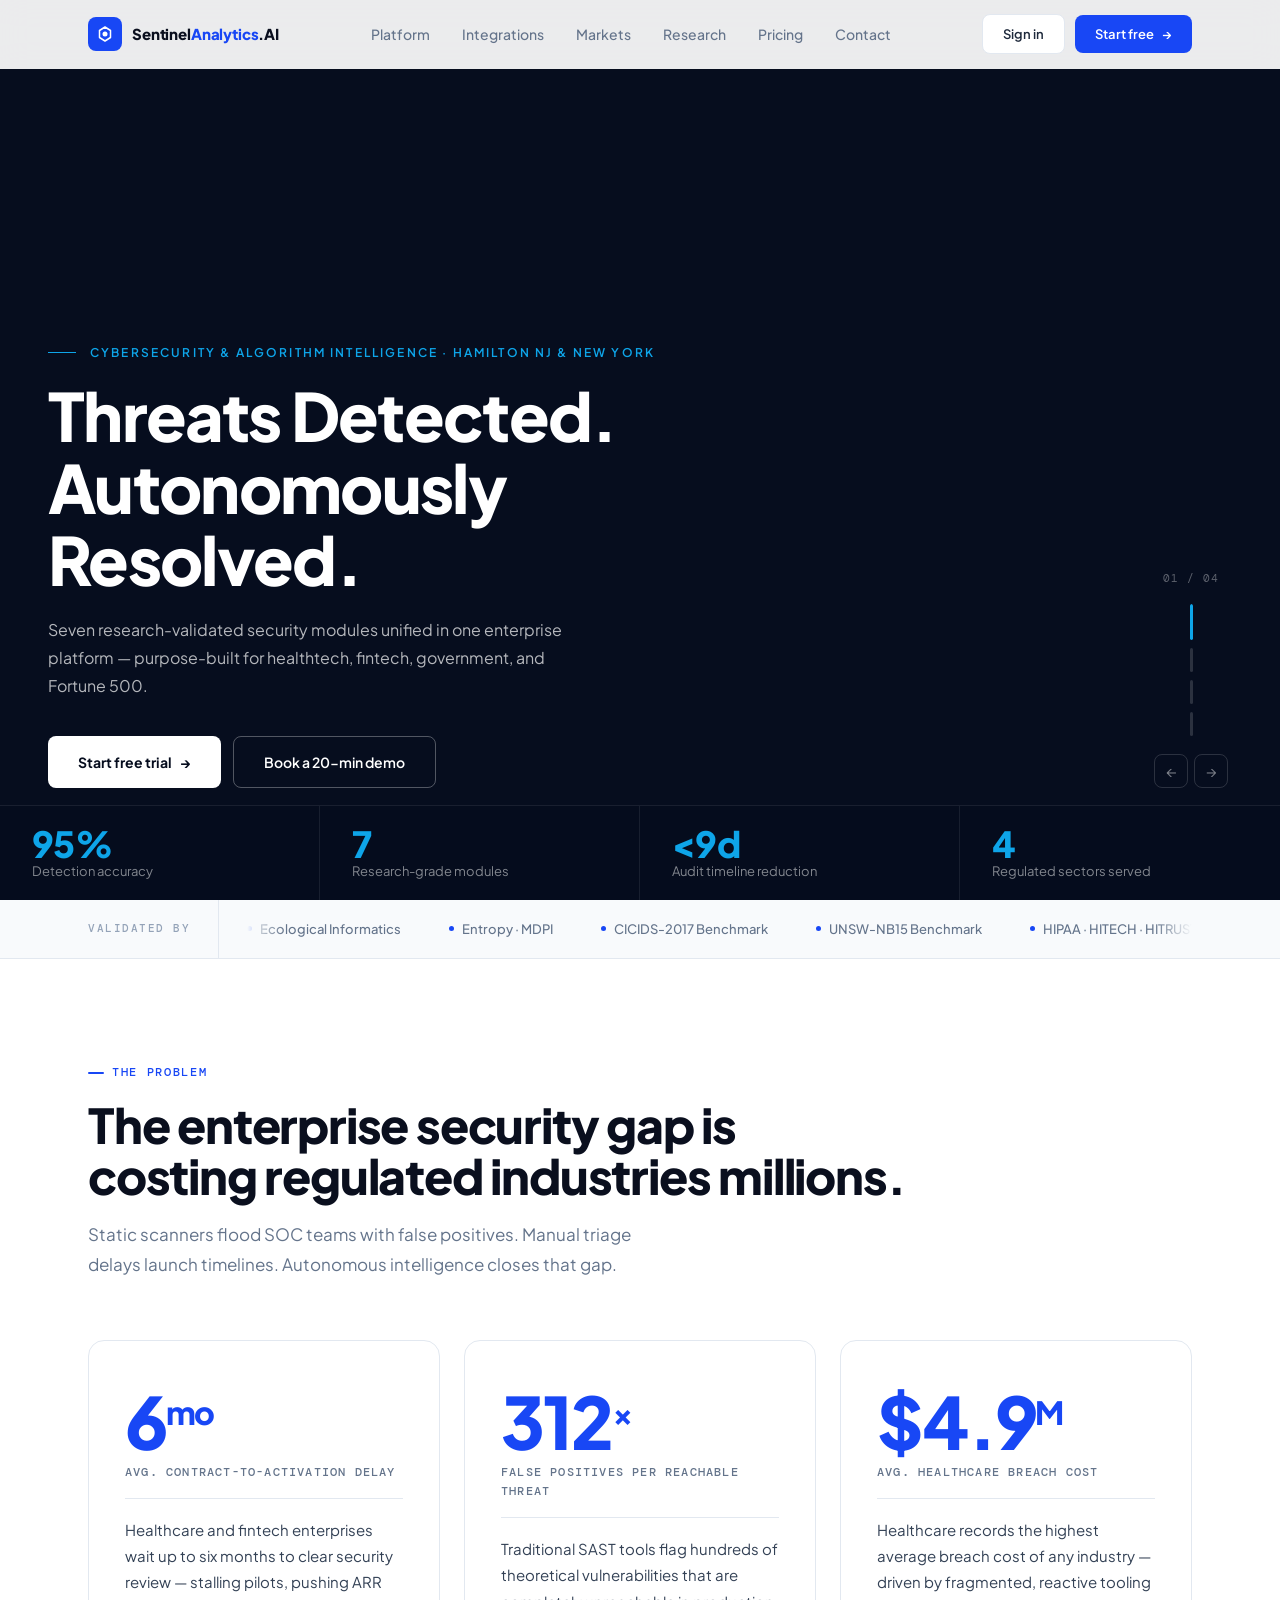
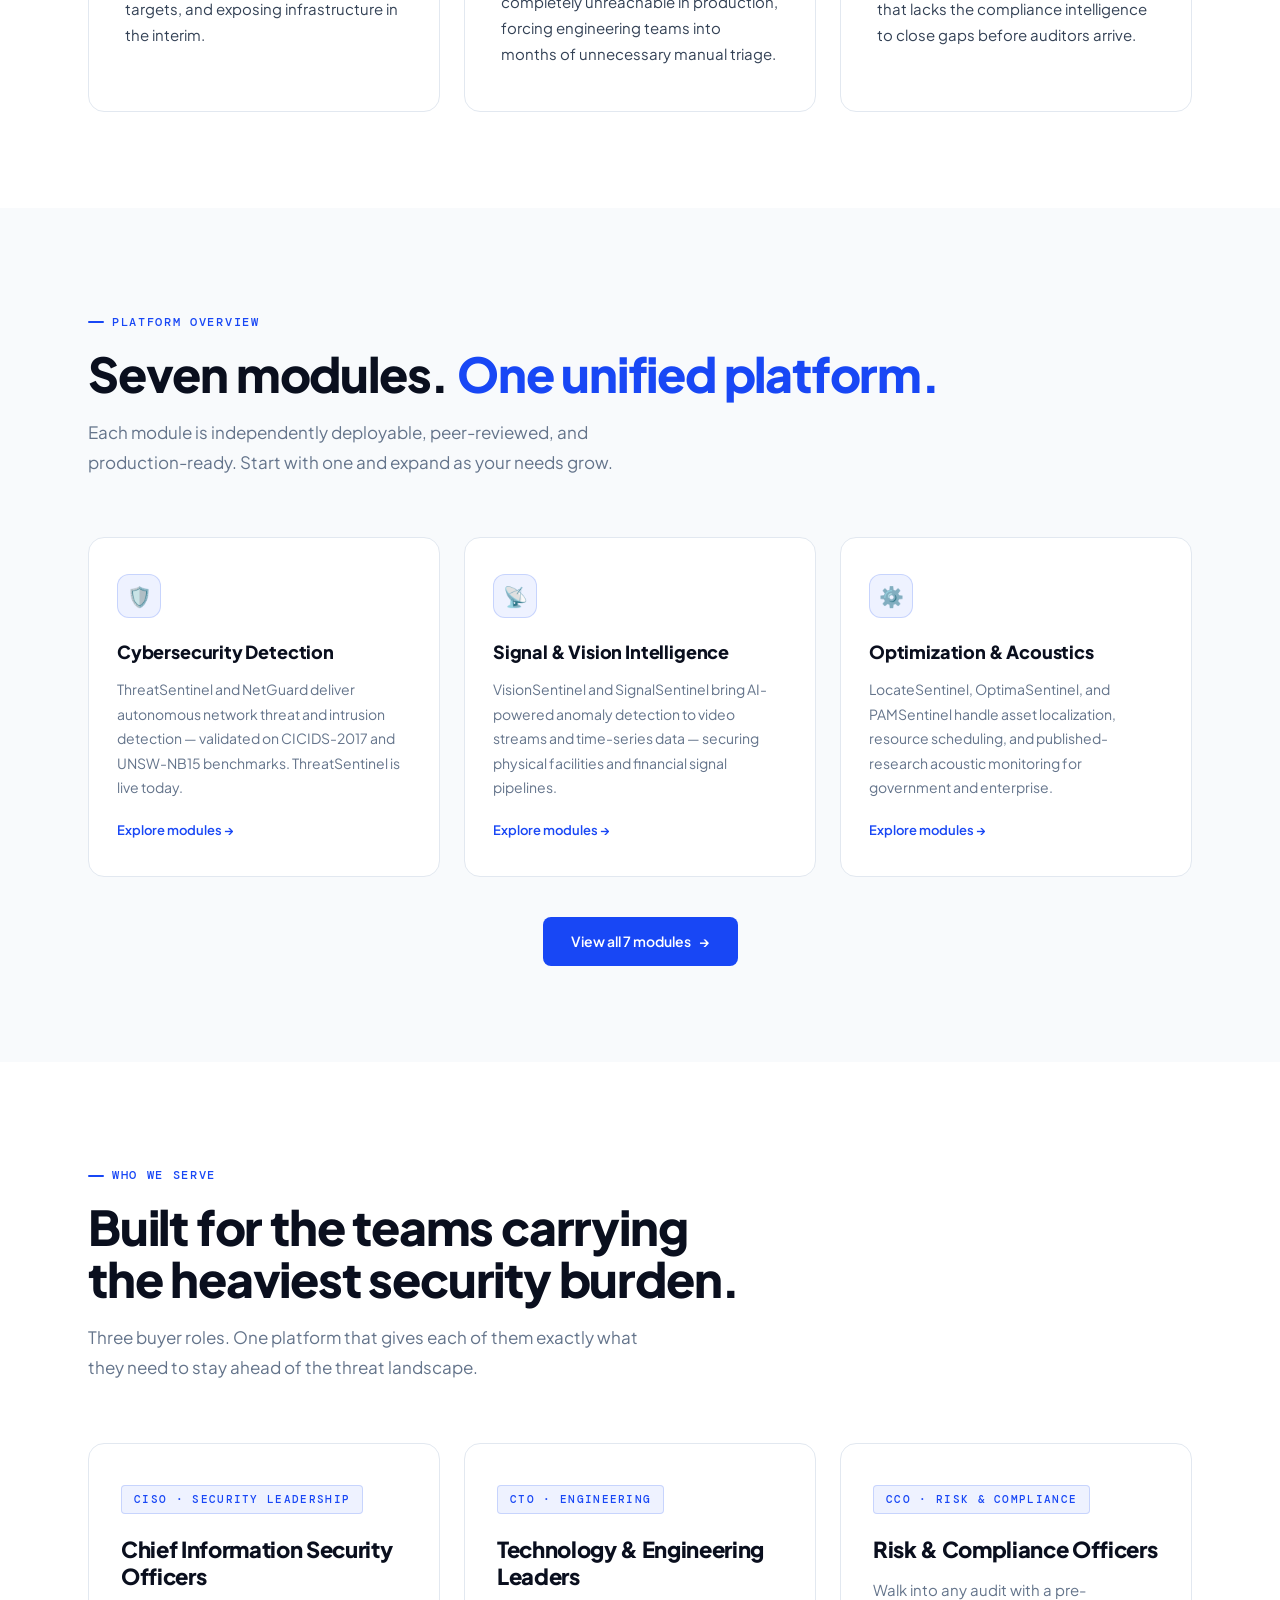
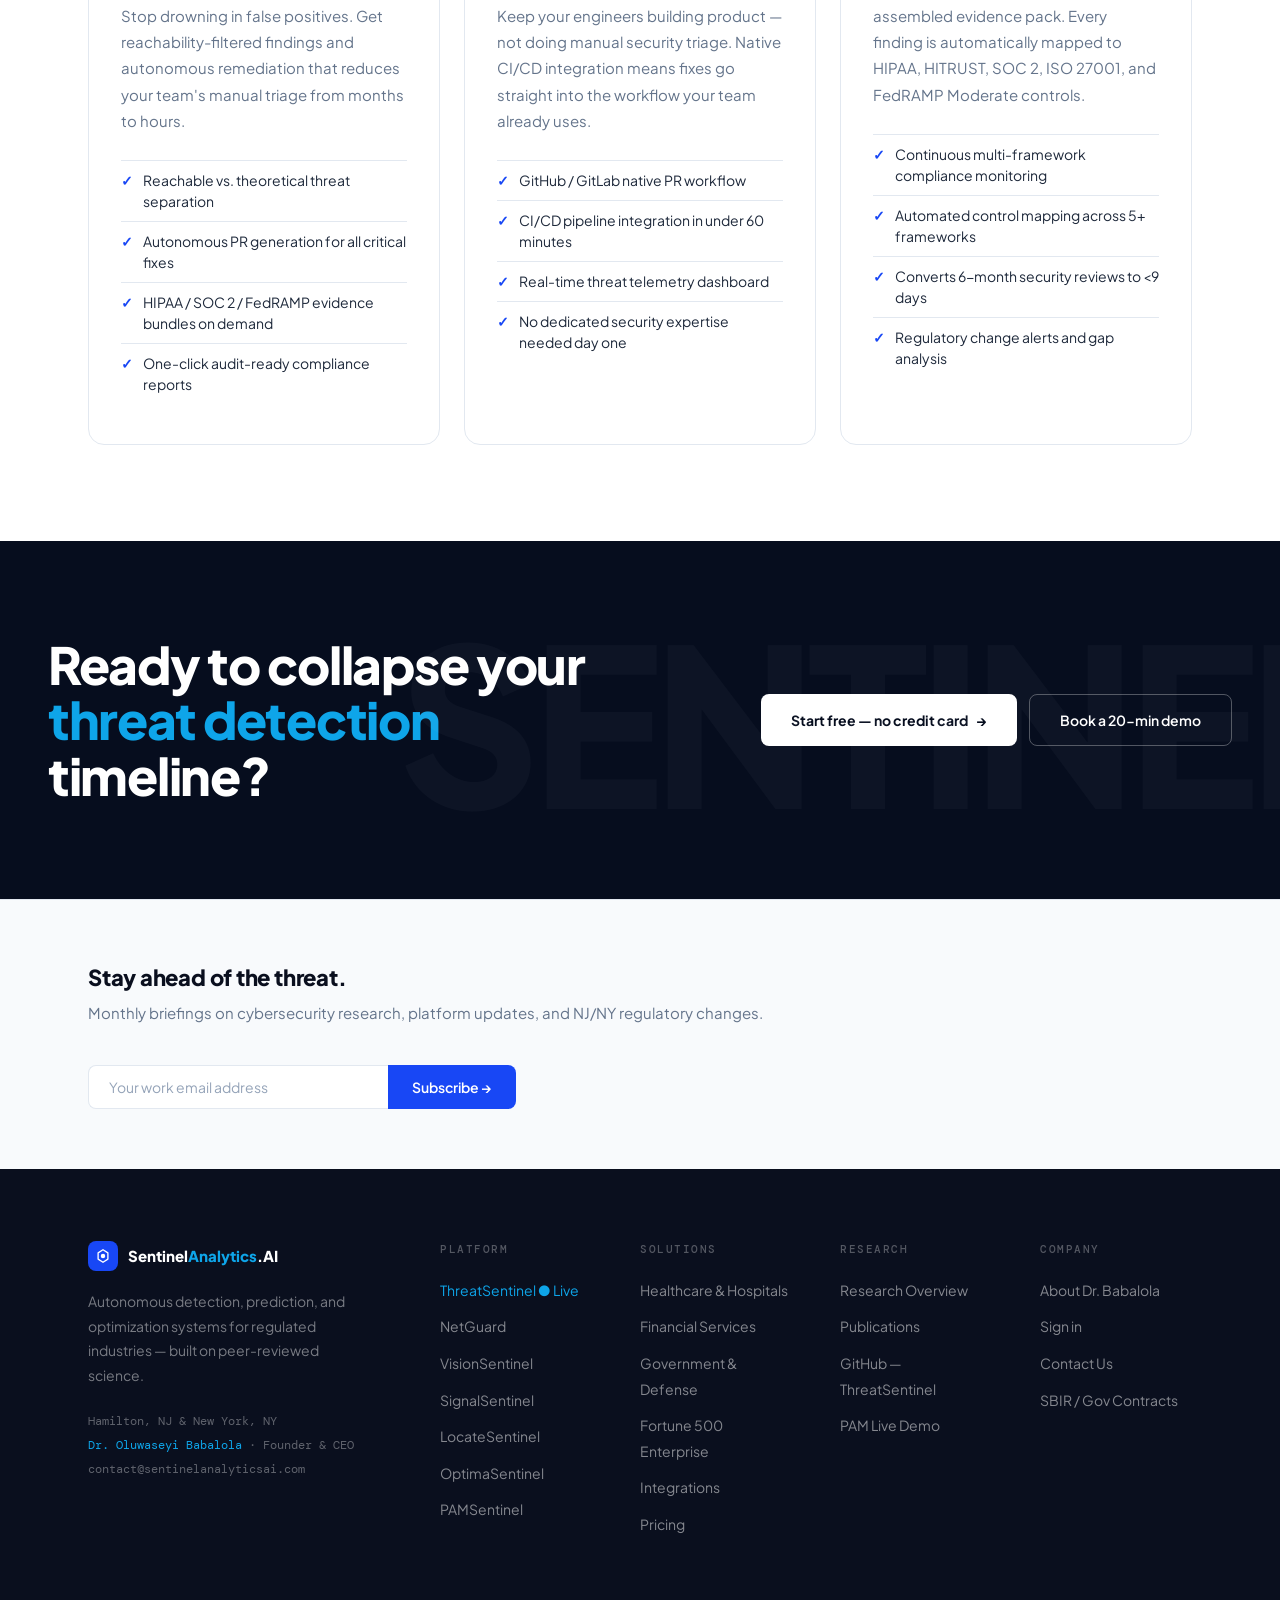
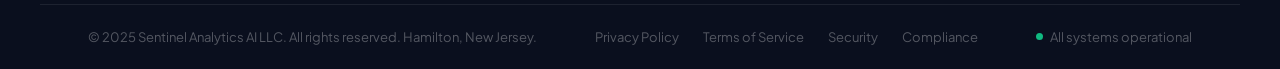
<file: index.html>
<!DOCTYPE html>
<html lang="en">
<head>
<meta charset="UTF-8">
<meta name="viewport" content="width=device-width, initial-scale=1.0, viewport-fit=cover">
<meta name="description" content="Sentinel Analytics AI — Autonomous threat detection and algorithm intelligence for regulated industries. Hamilton NJ & New York.">
<title>Sentinel Analytics AI — Autonomous Threat Detection Platform</title>
<link rel="preconnect" href="https://fonts.googleapis.com">
<link href="https://fonts.googleapis.com/css2?family=Plus+Jakarta+Sans:wght@300;400;500;600;700;800&family=DM+Mono:wght@400;500&display=swap" rel="stylesheet">
<link rel="stylesheet" href="css/styles.css">
<style>
/* ── HERO (homepage only) ── */
#hero { position:relative; min-height:100vh; background:var(--navy); display:flex; flex-direction:column; overflow:hidden; }
#cv { position:absolute; inset:0; z-index:0; opacity:.7; }
.hero-overlay { position:absolute; inset:0; z-index:1; background:linear-gradient(135deg,rgba(6,13,30,.97) 0%,rgba(6,13,30,.82) 55%,rgba(6,13,30,.55) 100%); }
.slides { position:absolute; inset:0; z-index:2; }
.slide { position:absolute; inset:0; display:flex; align-items:flex-end; padding:0 48px 112px; opacity:0; pointer-events:none; transition:opacity .75s var(--ease); }
.slide.on { opacity:1; pointer-events:all; }
.slide-inner { max-width:760px; width:100%; }
.s-eye { display:flex; align-items:center; gap:14px; font-size:12px; font-weight:600; letter-spacing:.18em; text-transform:uppercase; color:var(--cyan); margin-bottom:18px; opacity:0; transform:translateY(16px); transition:opacity .55s var(--ease), transform .55s var(--ease); }
.slide.on .s-eye { opacity:1; transform:none; transition-delay:.1s; }
.s-eye::before { content:''; width:28px; height:1.5px; background:var(--cyan); flex-shrink:0; }
.s-h { font-size:clamp(36px,5.2vw,68px); font-weight:800; line-height:1.08; letter-spacing:-.025em; color:#fff; margin-bottom:20px; opacity:0; transform:translateY(22px); transition:opacity .65s var(--ease), transform .65s var(--ease); word-break:break-word; }
.slide.on .s-h { opacity:1; transform:none; transition-delay:.18s; }
.s-h .acc { color:#fff; display:inline; }
.s-p { font-size:16px; font-weight:400; line-height:1.75; color:rgba(255,255,255,.7); max-width:520px; margin-bottom:36px; opacity:0; transform:translateY(16px); transition:opacity .55s var(--ease), transform .55s var(--ease); }
.slide.on .s-p { opacity:1; transform:none; transition-delay:.3s; }
.s-act { display:flex; gap:12px; flex-wrap:wrap; opacity:0; transform:translateY(16px); transition:opacity .55s var(--ease), transform .55s var(--ease); }
.slide.on .s-act { opacity:1; transform:none; transition-delay:.42s; }
.hero-ctrl { position:absolute; right:52px; bottom:112px; z-index:3; display:flex; flex-direction:column; align-items:center; gap:10px; }
.hero-counter { font-family:var(--mono); font-size:11px; color:rgba(255,255,255,.35); letter-spacing:.1em; margin-bottom:6px; }
.h-dots { display:flex; flex-direction:column; gap:8px; }
.hdot { width:3px; height:24px; background:rgba(255,255,255,.15); border-radius:2px; cursor:pointer; position:relative; overflow:hidden; transition:height .3s var(--ease); }
.hdot.on { height:36px; background:rgba(14,165,233,.25); }
.hdot-f { position:absolute; top:0; left:0; right:0; height:0; background:var(--cyan); border-radius:2px; }
.h-arr { display:flex; gap:6px; margin-top:8px; }
.harr { width:34px; height:34px; border-radius:var(--r8); border:1px solid rgba(255,255,255,.15); display:flex; align-items:center; justify-content:center; cursor:pointer; color:rgba(255,255,255,.45); font-size:15px; transition:all .2s; }
.harr:hover { border-color:rgba(255,255,255,.5); color:#fff; background:rgba(255,255,255,.07); }
.h-stats { position:absolute; bottom:0; left:0; right:0; z-index:3; background:rgba(6,13,30,.85); backdrop-filter:blur(10px); border-top:1px solid rgba(255,255,255,.08); display:grid; grid-template-columns:repeat(4,1fr); }
.hstat { padding:20px 32px; border-right:1px solid rgba(255,255,255,.08); display:flex; align-items:center; gap:16px; }
.hstat:last-child { border-right:none; }
.hstat-v { font-size:36px; font-weight:800; color:var(--cyan); line-height:1; letter-spacing:-.02em; }
.hstat-l { font-size:13px; font-weight:400; color:rgba(255,255,255,.5); line-height:1.4; }
/* preview grid on homepage */
.preview-grid { display:grid; grid-template-columns:repeat(3,1fr); gap:24px; }
.preview-card { background:var(--white); border:1px solid var(--bdr); border-radius:var(--r16); padding:36px 28px; transition:border-color .25s, box-shadow .25s, transform .25s; }
.preview-card:hover { border-color:var(--blue-bdr); box-shadow:0 12px 40px rgba(24,71,245,.09); transform:translateY(-3px); }
.preview-icon { width:44px; height:44px; background:var(--blue-lt); border:1.5px solid var(--blue-bdr); border-radius:var(--r12); display:flex; align-items:center; justify-content:center; margin-bottom:20px; font-size:20px; }
.preview-title { font-size:18px; font-weight:800; color:var(--ink); margin-bottom:10px; letter-spacing:-.01em; }
.preview-desc { font-size:14px; font-weight:400; color:var(--mute); line-height:1.75; margin-bottom:20px; }
.preview-link { font-size:13px; font-weight:600; color:var(--blue); display:flex; align-items:center; gap:6px; }
@media(max-width:768px){
  .slide{padding:0 24px 80px;}
  .hero-ctrl{right:24px;bottom:80px;}
  .h-stats{grid-template-columns:1fr 1fr;}
  .hstat{padding:14px 18px;}
  .preview-grid{grid-template-columns:1fr;}
}
</style>
<style>
/* Mobile Nav */
.hamburger{display:none;flex-direction:column;gap:5px;cursor:pointer;padding:8px 4px;border:none;background:none;z-index:600;flex-shrink:0}
.hamburger span{display:block;width:22px;height:2px;background:#0A0F1E;border-radius:2px;transition:all .2s}
.hamburger.open span:nth-child(1){transform:rotate(45deg) translate(5px,5px)}
.hamburger.open span:nth-child(2){opacity:0}
.hamburger.open span:nth-child(3){transform:rotate(-45deg) translate(5px,-5px)}
#mobile-nav{display:none;position:fixed;top:68px;left:0;right:0;bottom:0;background:#fff;z-index:490;flex-direction:column;padding:16px 24px 32px;overflow-y:auto;border-top:1px solid #E2E8F0;box-shadow:0 8px 32px rgba(10,15,30,.12)}
#mobile-nav.open{display:flex}
.mobile-nav-links{list-style:none;margin-bottom:24px;flex:1}
.mobile-nav-links li{border-bottom:1px solid #E2E8F0}
.mobile-nav-links a{display:flex;align-items:center;justify-content:space-between;padding:18px 4px;font-size:17px;font-weight:600;color:#0A0F1E;text-decoration:none}
.mobile-nav-links a:hover,.mobile-nav-links a.active{color:#1847F5}
.mobile-nav-links a::after{content:'›';font-size:22px;color:#CBD5E1;font-weight:300}
.mobile-nav-act{display:flex;flex-direction:column;gap:10px;padding-top:8px}
.mobile-nav-act a{display:flex;align-items:center;justify-content:center;padding:14px;font-size:15px;font-weight:600;border-radius:8px;text-decoration:none}
.mobile-nav-act a.btn-white{background:#fff;color:#0A0F1E;border:1px solid #E2E8F0}
.mobile-nav-act a.btn-blue{background:#1847F5;color:#fff}
@media(max-width:768px){.hamburger{display:flex}.nav-act{display:none}}
</style>
</head>
<body>

<nav id="nav">
  <div class="nav-in">
    <a href="index.html" class="nav-logo">
      <div class="nav-mark"><svg viewBox="0 0 18 18" fill="none"><path d="M9 2L14.5 5.5V12.5L9 16L3.5 12.5V5.5L9 2Z" stroke="#fff" stroke-width="1.5" stroke-linejoin="round"/><circle cx="9" cy="9" r="2.5" fill="#fff"/></svg></div>
      <span class="nav-wordmark">Sentinel<span>Analytics</span>.AI</span>
    </a>
    <ul class="nav-links">
      <li><a href="platform.html">Platform</a></li>
      <li><a href="integrations.html">Integrations</a></li>
      <li><a href="markets.html">Markets</a></li>
      <li><a href="research.html">Research</a></li>
      <li><a href="pricing.html">Pricing</a></li>
      <li><a href="contact.html">Contact</a></li>
    </ul>
        <button class="hamburger" id="hamburger" aria-label="Open menu" onclick="toggleMobileNav()"><span></span><span></span><span></span></button>
    <div class="nav-act">
      <a href="contact.html" class="btn btn-white-sm">Sign in</a>
      <a href="signup.html" class="btn btn-blue-sm">Start free <span class="arr">→</span></a>
    </div>
  </div>
</nav>
<div id="mobile-nav">
  <ul class="mobile-nav-links">
    <li><a href="platform.html">Platform</a></li>
    <li><a href="integrations.html">Integrations</a></li>
    <li><a href="markets.html">Markets</a></li>
    <li><a href="research.html">Research</a></li>
    <li><a href="pricing.html">Pricing</a></li>
    <li><a href="contact.html">Contact</a></li>
  </ul>
  <div class="mobile-nav-act">
    <a href="login.html" class="btn-white">Sign in</a>
    <a href="signup.html" class="btn-blue">Start free trial &#8594;</a>
  </div>
</div>
<!-- MOBILE NAV -->


<!-- HERO -->
<section id="hero">
  <canvas id="cv"></canvas>
  <div class="hero-overlay"></div>
  <div class="slides" id="slides">
    <div class="slide on">
      <div class="slide-inner">
        <div class="s-eye">Cybersecurity &amp; Algorithm Intelligence · Hamilton NJ &amp; New York</div>
        <h1 class="s-h">Threats Detected. Autonomously Resolved.</h1>
        <p class="s-p">Seven research-validated security modules unified in one enterprise platform — purpose-built for healthtech, fintech, government, and Fortune 500.</p>
        <div class="s-act">
          <a href="signup.html" class="btn btn-navy-white">Start free trial <span class="arr">→</span></a>
          <a href="contact.html" class="btn btn-navy-ghost">Book a 20-min demo</a>
        </div>
      </div>
    </div>
    <div class="slide">
      <div class="slide-inner">
        <div class="s-eye">Published Research · Production Validated</div>
        <h1 class="s-h">Science Deployed. Results Proven.</h1>
        <p class="s-p">Published in Ecological Informatics and Entropy. Validated on CICIDS-2017 and UNSW-NB15. Every module peer-reviewed before it ships to production.</p>
        <div class="s-act">
          <a href="research.html" class="btn btn-navy-white">View our research <span class="arr">→</span></a>
          <a href="https://babalolaseyip.github.io/babalola-portfolio/publications.html" target="_blank" class="btn btn-navy-ghost">Read publications</a>
        </div>
      </div>
    </div>
    <div class="slide">
      <div class="slide-inner">
        <div class="s-eye">Healthtech · Fintech · Enterprise · Government</div>
        <h1 class="s-h">Built for the Most Regulated Industries.</h1>
        <p class="s-p">HIPAA, HITRUST, SOC 2, ISO 27001, and FedRAMP — mapped automatically. NJ and NY's most demanding compliance environments are where we were built to operate.</p>
        <div class="s-act">
          <a href="markets.html" class="btn btn-navy-white">Explore markets <span class="arr">→</span></a>
          <a href="pricing.html" class="btn btn-navy-ghost">View pricing</a>
        </div>
      </div>
    </div>
    <div class="slide">
      <div class="slide-inner">
        <div class="s-eye">The Sentinel Platform · 7 Modules</div>
        <h1 class="s-h">Seven Modules. One Platform.</h1>
        <p class="s-p">ThreatSentinel, NetGuard, VisionSentinel, SignalSentinel, LocateSentinel, OptimaSentinel, PAMSentinel — start with one, expand across the full platform as your needs grow.</p>
        <div class="s-act">
          <a href="platform.html" class="btn btn-navy-white">Explore platform <span class="arr">→</span></a>
          <a href="integrations.html" class="btn btn-navy-ghost">See integrations</a>
        </div>
      </div>
    </div>
  </div>
  <div class="hero-ctrl">
    <div class="hero-counter" id="hcount">01 / 04</div>
    <div class="h-dots" id="hdots">
      <div class="hdot on" onclick="goSlide(0)"><div class="hdot-f" id="hf0"></div></div>
      <div class="hdot" onclick="goSlide(1)"><div class="hdot-f" id="hf1"></div></div>
      <div class="hdot" onclick="goSlide(2)"><div class="hdot-f" id="hf2"></div></div>
      <div class="hdot" onclick="goSlide(3)"><div class="hdot-f" id="hf3"></div></div>
    </div>
    <div class="h-arr">
      <div class="harr" onclick="prevSlide()">&#8592;</div>
      <div class="harr" onclick="nextSlide()">&#8594;</div>
    </div>
  </div>
  <div class="h-stats">
    <div class="hstat"><div><div class="hstat-v" data-count="95" data-suffix="%">—</div><div class="hstat-l">Detection accuracy</div></div></div>
    <div class="hstat"><div><div class="hstat-v" data-count="7">—</div><div class="hstat-l">Research-grade modules</div></div></div>
    <div class="hstat"><div><div class="hstat-v" data-prefix="&lt;" data-count="9" data-suffix="d">—</div><div class="hstat-l">Audit timeline reduction</div></div></div>
    <div class="hstat"><div><div class="hstat-v">4</div><div class="hstat-l">Regulated sectors served</div></div></div>
  </div>
</section>

<!-- TRUST -->
<div class="trust"><div class="trust-in"><div class="trust-lbl">Validated by</div><div class="trust-scroll"><div class="trust-track"><div class="trust-item">Ecological Informatics</div><div class="trust-item">Entropy · MDPI</div><div class="trust-item">CICIDS-2017 Benchmark</div><div class="trust-item">UNSW-NB15 Benchmark</div><div class="trust-item">HIPAA · HITECH · HITRUST</div><div class="trust-item">SOC 2 Type II</div><div class="trust-item">FedRAMP Moderate</div><div class="trust-item">ISO 27001</div><div class="trust-item">Dr. O. Babalola · PhD</div><div class="trust-item">Hamilton, NJ &amp; New York, NY</div><div class="trust-item">Ecological Informatics</div><div class="trust-item">Entropy · MDPI</div><div class="trust-item">CICIDS-2017 Benchmark</div><div class="trust-item">UNSW-NB15 Benchmark</div><div class="trust-item">HIPAA · HITECH · HITRUST</div><div class="trust-item">SOC 2 Type II</div><div class="trust-item">FedRAMP Moderate</div><div class="trust-item">ISO 27001</div><div class="trust-item">Dr. O. Babalola · PhD</div><div class="trust-item">Hamilton, NJ &amp; New York, NY</div></div></div></div></div>

<!-- PROBLEM -->
<section class="sec">
  <div class="wrap">
    <div class="sh rv">
      <div class="sh-tag">The Problem</div>
      <h2 class="sh-title">The enterprise security gap is<br>costing regulated industries millions.</h2>
      <p class="sh-sub">Static scanners flood SOC teams with false positives. Manual triage delays launch timelines. Autonomous intelligence closes that gap.</p>
    </div>
    <div class="prob-grid">
      <div class="prob-card rv d1"><div class="prob-num">6<sub>mo</sub></div><div class="prob-lbl">Avg. contract-to-activation delay</div><div class="prob-desc">Healthcare and fintech enterprises wait up to six months to clear security review — stalling pilots, pushing ARR targets, and exposing infrastructure in the interim.</div></div>
      <div class="prob-card rv d2"><div class="prob-num">312<sub>×</sub></div><div class="prob-lbl">False positives per reachable threat</div><div class="prob-desc">Traditional SAST tools flag hundreds of theoretical vulnerabilities that are completely unreachable in production, forcing engineering teams into months of unnecessary manual triage.</div></div>
      <div class="prob-card rv d3"><div class="prob-num">$4.9<sub>M</sub></div><div class="prob-lbl">Avg. healthcare breach cost</div><div class="prob-desc">Healthcare records the highest average breach cost of any industry — driven by fragmented, reactive tooling that lacks the compliance intelligence to close gaps before auditors arrive.</div></div>
    </div>
  </div>
</section>

<!-- PLATFORM PREVIEW -->
<section class="sec sec-gray">
  <div class="wrap">
    <div class="sh rv">
      <div class="sh-tag">Platform Overview</div>
      <h2 class="sh-title">Seven modules. <span class="blue">One unified platform.</span></h2>
      <p class="sh-sub">Each module is independently deployable, peer-reviewed, and production-ready. Start with one and expand as your needs grow.</p>
    </div>
    <div class="preview-grid">
      <div class="preview-card rv d1">
        <div class="preview-icon">🛡️</div>
        <div class="preview-title">Cybersecurity Detection</div>
        <div class="preview-desc">ThreatSentinel and NetGuard deliver autonomous network threat and intrusion detection — validated on CICIDS-2017 and UNSW-NB15 benchmarks. ThreatSentinel is live today.</div>
        <a href="platform.html" class="preview-link">Explore modules →</a>
      </div>
      <div class="preview-card rv d2">
        <div class="preview-icon">📡</div>
        <div class="preview-title">Signal &amp; Vision Intelligence</div>
        <div class="preview-desc">VisionSentinel and SignalSentinel bring AI-powered anomaly detection to video streams and time-series data — securing physical facilities and financial signal pipelines.</div>
        <a href="platform.html" class="preview-link">Explore modules →</a>
      </div>
      <div class="preview-card rv d3">
        <div class="preview-icon">⚙️</div>
        <div class="preview-title">Optimization &amp; Acoustics</div>
        <div class="preview-desc">LocateSentinel, OptimaSentinel, and PAMSentinel handle asset localization, resource scheduling, and published-research acoustic monitoring for government and enterprise.</div>
        <a href="platform.html" class="preview-link">Explore modules →</a>
      </div>
    </div>
    <div style="margin-top:40px;text-align:center">
      <a href="platform.html" class="btn btn-blue">View all 7 modules <span class="arr">→</span></a>
    </div>
  </div>
</section>

<!-- WHO IT'S FOR -->
<section class="sec">
  <div class="wrap">
    <div class="sh rv">
      <div class="sh-tag">Who we serve</div>
      <h2 class="sh-title">Built for the teams carrying<br>the heaviest security burden.</h2>
      <p class="sh-sub">Three buyer roles. One platform that gives each of them exactly what they need to stay ahead of the threat landscape.</p>
    </div>
    <div class="pers-grid">
      <div class="pers-card rv d1">
        <div class="pers-badge">CISO · Security Leadership</div>
        <h3 class="pers-title">Chief Information Security Officers</h3>
        <p class="pers-desc">Stop drowning in false positives. Get reachability-filtered findings and autonomous remediation that reduces your team's manual triage from months to hours.</p>
        <ul class="pers-list"><li>Reachable vs. theoretical threat separation</li><li>Autonomous PR generation for all critical fixes</li><li>HIPAA / SOC 2 / FedRAMP evidence bundles on demand</li><li>One-click audit-ready compliance reports</li></ul>
      </div>
      <div class="pers-card rv d2">
        <div class="pers-badge">CTO · Engineering</div>
        <h3 class="pers-title">Technology &amp; Engineering Leaders</h3>
        <p class="pers-desc">Keep your engineers building product — not doing manual security triage. Native CI/CD integration means fixes go straight into the workflow your team already uses.</p>
        <ul class="pers-list"><li>GitHub / GitLab native PR workflow</li><li>CI/CD pipeline integration in under 60 minutes</li><li>Real-time threat telemetry dashboard</li><li>No dedicated security expertise needed day one</li></ul>
      </div>
      <div class="pers-card rv d3">
        <div class="pers-badge">CCO · Risk &amp; Compliance</div>
        <h3 class="pers-title">Risk &amp; Compliance Officers</h3>
        <p class="pers-desc">Walk into any audit with a pre-assembled evidence pack. Every finding is automatically mapped to HIPAA, HITRUST, SOC 2, ISO 27001, and FedRAMP Moderate controls.</p>
        <ul class="pers-list"><li>Continuous multi-framework compliance monitoring</li><li>Automated control mapping across 5+ frameworks</li><li>Converts 6-month security reviews to &lt;9 days</li><li>Regulatory change alerts and gap analysis</li></ul>
      </div>
    </div>
  </div>
</section>

<!-- CTA -->
<div class="cta" id="contact">
  <div class="cta-in">
    <h2 class="cta-h">Ready to collapse your<br><span>threat detection</span> timeline?</h2>
    <div class="cta-act">
      <a href="signup.html" class="btn btn-navy-white">Start free — no credit card <span class="arr">→</span></a>
      <a href="contact.html" class="btn btn-navy-ghost">Book a 20-min demo</a>
    </div>
  </div>
</div>

<!-- NEWSLETTER -->
<div class="nl"><div class="nl-in"><div><div class="nl-h">Stay ahead of the threat.</div><p class="nl-sub">Monthly briefings on cybersecurity research, platform updates, and NJ/NY regulatory changes.</p></div><form class="nl-form" onsubmit="subFrm(event)"><input type="email" placeholder="Your work email address" required><button type="submit">Subscribe →</button></form></div></div>

<!-- FOOTER -->
<footer>
  <div class="foot-main">
    <div><div class="foot-logo"><div class="foot-badge"><svg viewBox="0 0 18 18" width="16" height="16" fill="none"><path d="M9 2L14.5 5.5V12.5L9 16L3.5 12.5V5.5L9 2Z" stroke="#fff" stroke-width="1.5" stroke-linejoin="round"/><circle cx="9" cy="9" r="2.5" fill="#fff"/></svg></div><div class="foot-wm">Sentinel<span>Analytics</span>.AI</div></div><p class="foot-tag">Autonomous detection, prediction, and optimization systems for regulated industries — built on peer-reviewed science.</p><div class="foot-hq">Hamilton, NJ &amp; New York, NY<br><span>Dr. Oluwaseyi Babalola</span> · Founder &amp; CEO<br>contact@sentinelanalyticsai.com</div></div>
    <div><div class="foot-col-t">Platform</div><ul class="foot-links"><li><a href="platform.html" class="live">ThreatSentinel ● Live</a></li><li><a href="platform.html">NetGuard</a></li><li><a href="platform.html">VisionSentinel</a></li><li><a href="platform.html">SignalSentinel</a></li><li><a href="platform.html">LocateSentinel</a></li><li><a href="platform.html">OptimaSentinel</a></li><li><a href="platform.html">PAMSentinel</a></li></ul></div>
    <div><div class="foot-col-t">Solutions</div><ul class="foot-links"><li><a href="markets.html">Healthcare &amp; Hospitals</a></li><li><a href="markets.html">Financial Services</a></li><li><a href="markets.html">Government &amp; Defense</a></li><li><a href="markets.html">Fortune 500 Enterprise</a></li><li><a href="integrations.html">Integrations</a></li><li><a href="pricing.html">Pricing</a></li></ul></div>
    <div><div class="foot-col-t">Research</div><ul class="foot-links"><li><a href="research.html">Research Overview</a></li><li><a href="https://babalolaseyip.github.io/babalola-portfolio/publications.html" target="_blank">Publications</a></li><li><a href="https://github.com/babalolaseyip/threat-sentinel" target="_blank">GitHub — ThreatSentinel</a></li><li><a href="https://pam-sentinel.streamlit.app" target="_blank">PAM Live Demo</a></li></ul></div>
    <div><div class="foot-col-t">Company</div><ul class="foot-links"><li><a href="https://babalolaseyip.github.io/babalola-portfolio/" target="_blank">About Dr. Babalola</a></li><li><a href="contact.html">Sign in</a></li><li><a href="contact.html">Contact Us</a></li><li><a href="contact.html">SBIR / Gov Contracts</a></li></ul></div>
  </div>
  <div class="foot-bot"><div class="foot-copy">© 2025 Sentinel Analytics AI LLC. All rights reserved. Hamilton, New Jersey.</div><div class="foot-legal"><a href="#">Privacy Policy</a><a href="#">Terms of Service</a><a href="#">Security</a><a href="#">Compliance</a></div><div class="foot-status"><span class="sdot"></span>All systems operational</div></div>
</footer>

<script>
(function(){
  const cv=document.getElementById('cv'),cx=cv.getContext('2d');
  let W,H,nodes=[];
  const mx={x:-999,y:-999},N=68,DIST=148;
  function resize(){W=cv.width=cv.offsetWidth;H=cv.height=cv.offsetHeight}
  resize();window.addEventListener('resize',resize);
  const hero=document.getElementById('hero');
  hero.addEventListener('mousemove',e=>{const r=cv.getBoundingClientRect();mx.x=e.clientX-r.left;mx.y=e.clientY-r.top});
  hero.addEventListener('mouseleave',()=>{mx.x=-999;mx.y=-999});
  for(let i=0;i<N;i++)nodes.push({x:Math.random()*window.innerWidth,y:Math.random()*window.innerHeight,vx:(Math.random()-.5)*.28,vy:(Math.random()-.5)*.28,r:Math.random()*1.8+.8,a:Math.random()*.55+.2,pulse:Math.random()*Math.PI*2,ps:Math.random()*.012+.004});
  function draw(){
    cx.clearRect(0,0,W,H);
    nodes.forEach(n=>{n.x+=n.vx;n.y+=n.vy;if(n.x<0||n.x>W)n.vx*=-1;if(n.y<0||n.y>H)n.vy*=-1;const dx=n.x-mx.x,dy=n.y-mx.y,d=Math.sqrt(dx*dx+dy*dy);if(d<110){const f=(110-d)/110*.5;n.x+=dx/d*f;n.y+=dy/d*f}n.pulse+=n.ps;const a=n.a+Math.sin(n.pulse)*.12;cx.beginPath();cx.arc(n.x,n.y,n.r,0,Math.PI*2);cx.fillStyle=`rgba(14,165,233,${a})`;cx.fill();});
    for(let i=0;i<nodes.length;i++)for(let j=i+1;j<nodes.length;j++){const a=nodes[i],b=nodes[j],dx=a.x-b.x,dy=a.y-b.y,d=Math.sqrt(dx*dx+dy*dy);if(d<DIST){cx.beginPath();cx.moveTo(a.x,a.y);cx.lineTo(b.x,b.y);cx.strokeStyle=`rgba(24,71,245,${(1-d/DIST)*.16})`;cx.lineWidth=.8;cx.stroke();}}
    requestAnimationFrame(draw);
  }
  draw();
})();
const SL=document.querySelectorAll('.slide'),DTS=document.querySelectorAll('.hdot'),FLS=document.querySelectorAll('.hdot-f'),HC=document.getElementById('hcount'),DUR=5800;
let cur=0,tmr=null;
function goSlide(i){SL[cur].classList.remove('on');DTS[cur].classList.remove('on');if(FLS[cur]){FLS[cur].style.transition='none';FLS[cur].style.height='0';}cur=i;SL[cur].classList.add('on');DTS[cur].classList.add('on');HC.textContent='0'+(cur+1)+' / 0'+SL.length;if(FLS[cur]){setTimeout(()=>{FLS[cur].style.transition='height '+DUR+'ms linear';FLS[cur].style.height='100%';},60);}clearInterval(tmr);tmr=setInterval(()=>goSlide((cur+1)%SL.length),DUR);}
function nextSlide(){goSlide((cur+1)%SL.length)}
function prevSlide(){goSlide((cur-1+SL.length)%SL.length)}
goSlide(0);
document.addEventListener('keydown',e=>{if(e.key==='ArrowRight'||e.key==='ArrowDown')nextSlide();if(e.key==='ArrowLeft'||e.key==='ArrowUp')prevSlide();});
window.addEventListener('scroll',()=>{document.getElementById('nav').classList.toggle('scrolled',window.scrollY>30);},{passive:true});
const ro=new IntersectionObserver(e=>{e.forEach(x=>{if(x.isIntersecting){x.target.classList.add('in');ro.unobserve(x.target);}});},{threshold:.1});
document.querySelectorAll('.rv,.rvl,.rvr').forEach(el=>ro.observe(el));
function animCount(el){if(el.dataset.done)return;el.dataset.done='1';const t=parseInt(el.dataset.count)||0,sfx=el.dataset.suffix||'',pfx=el.dataset.prefix||'',dur=1500,st=performance.now();(function step(now){const p=Math.min((now-st)/dur,1),e=1-Math.pow(1-p,4);el.textContent=pfx+Math.round(e*t)+sfx;if(p<1)requestAnimationFrame(step);})(st);}
const co=new IntersectionObserver(e=>{e.forEach(x=>{if(x.isIntersecting)x.target.querySelectorAll('[data-count]').forEach(animCount)});},{threshold:.2});
document.querySelectorAll('.h-stats').forEach(el=>co.observe(el));
function subFrm(e){e.preventDefault();const b=e.target.querySelector('button');b.textContent='Subscribed ✓';b.style.background='#10B981';setTimeout(()=>{b.textContent='Subscribe →';b.style.background='';e.target.reset()},3000);}
</script>
<script>
function toggleMobileNav(){
  var nav=document.getElementById('mobile-nav');
  var btn=document.getElementById('hamburger');
  if(!nav||!btn)return;
  var isOpen=nav.classList.contains('open');
  nav.classList.toggle('open');
  btn.classList.toggle('open');
  document.body.style.overflow=isOpen?'':'hidden';
}
document.addEventListener('click',function(e){
  var nav=document.getElementById('mobile-nav');
  var btn=document.getElementById('hamburger');
  if(!nav||!btn||!nav.classList.contains('open'))return;
  if(!nav.contains(e.target)&&!btn.contains(e.target)){
    nav.classList.remove('open');
    btn.classList.remove('open');
    document.body.style.overflow='';
  }
});
</script>
</body>
</html>
</file>
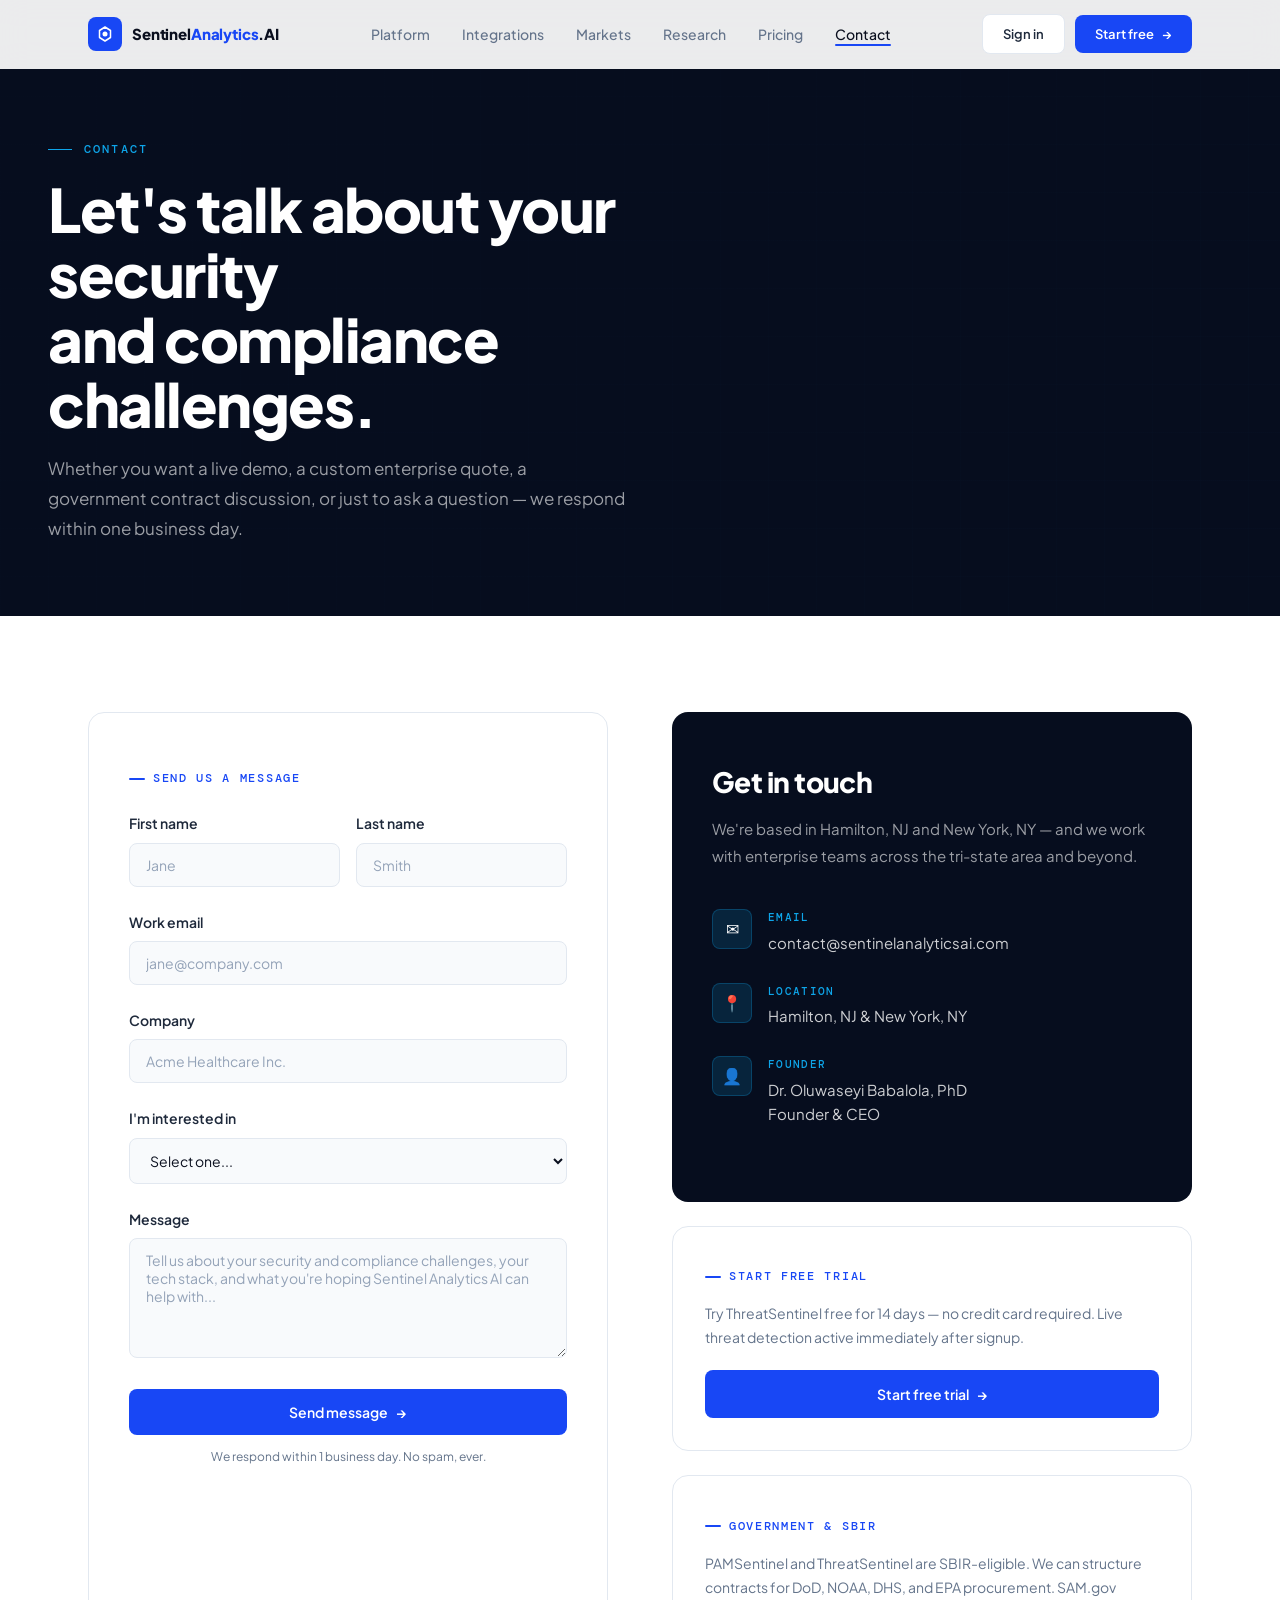
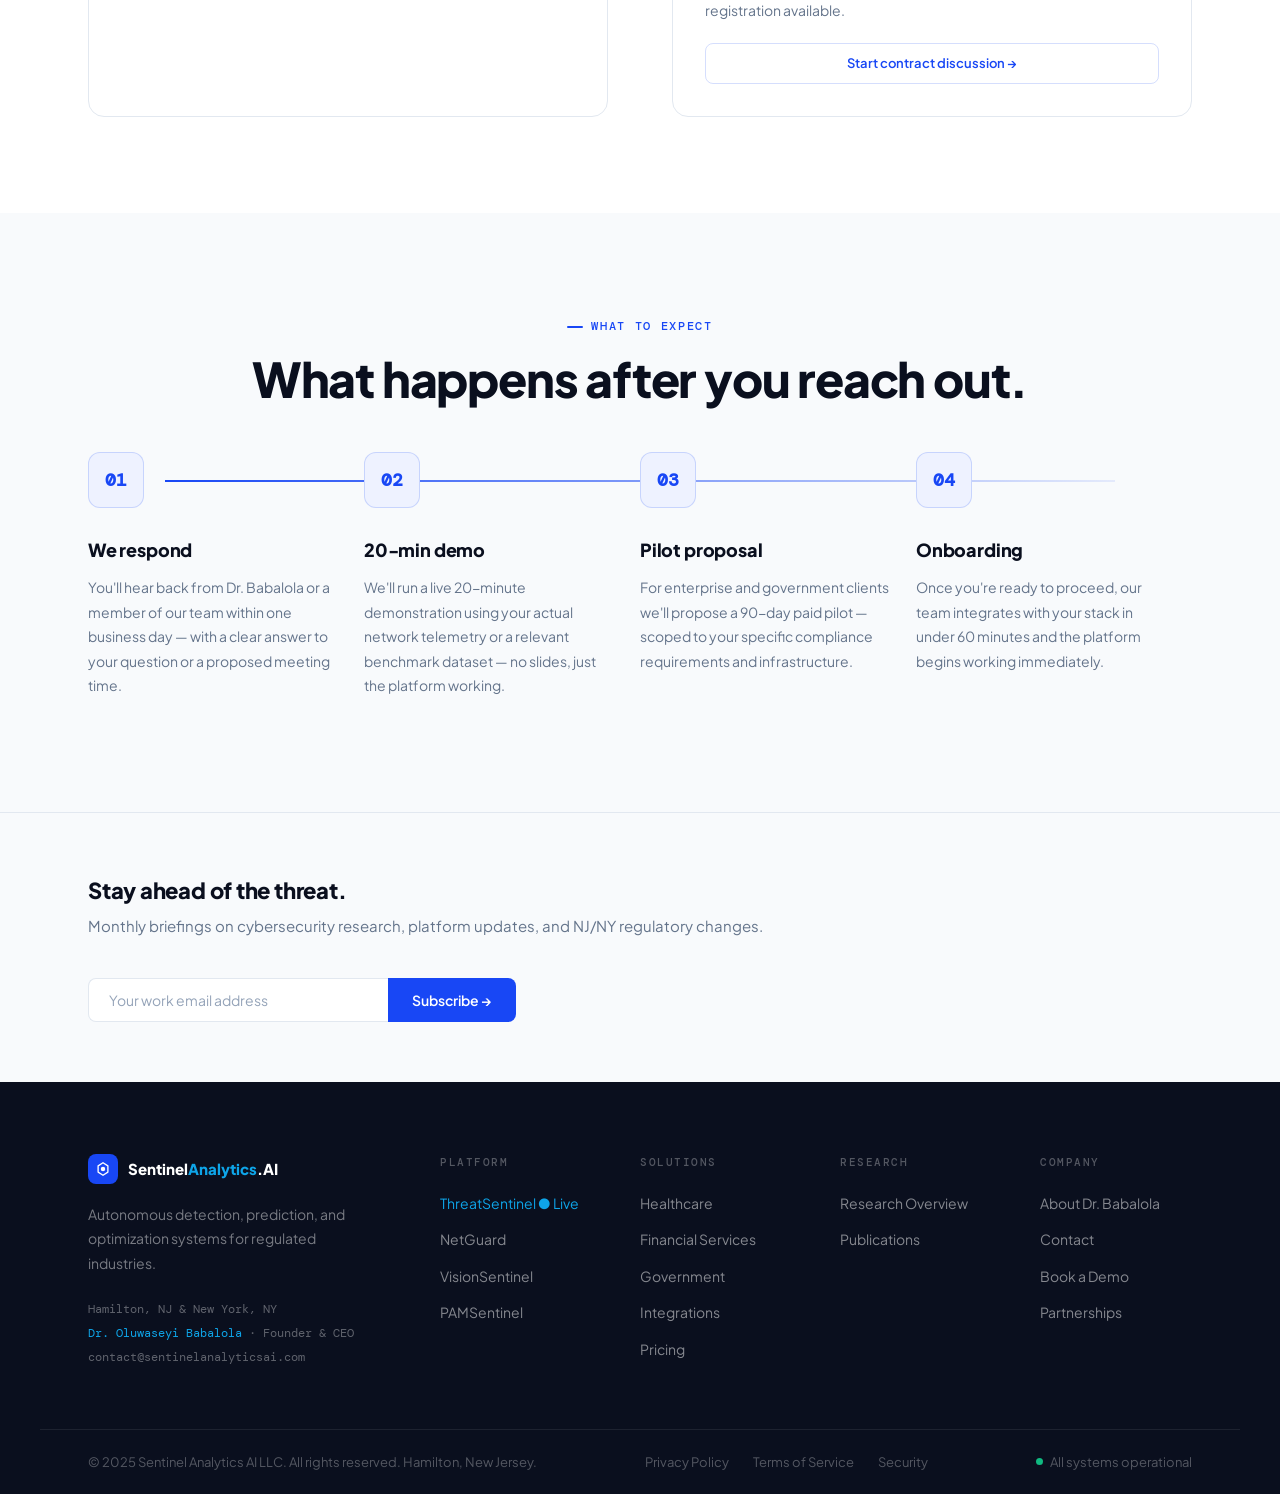
<file: contact.html>
<!DOCTYPE html><html lang="en"><head><meta charset="UTF-8"><meta name="viewport" content="width=device-width,initial-scale=1.0"><meta name="description" content="Contact Sentinel Analytics AI — Sign in, start a free trial, or reach out about partnerships and government contracts."><title>Contact — Sentinel Analytics AI</title><link rel="preconnect" href="https://fonts.googleapis.com"><link href="https://fonts.googleapis.com/css2?family=Plus+Jakarta+Sans:wght@300;400;500;600;700;800&family=DM+Mono:wght@400;500&display=swap" rel="stylesheet"><link rel="stylesheet" href="css/styles.css"><style>
/* Mobile Nav */
.hamburger{display:none;flex-direction:column;gap:5px;cursor:pointer;padding:8px 4px;border:none;background:none;z-index:600;flex-shrink:0}
.hamburger span{display:block;width:22px;height:2px;background:#0A0F1E;border-radius:2px;transition:all .2s}
.hamburger.open span:nth-child(1){transform:rotate(45deg) translate(5px,5px)}
.hamburger.open span:nth-child(2){opacity:0}
.hamburger.open span:nth-child(3){transform:rotate(-45deg) translate(5px,-5px)}
#mobile-nav{display:none;position:fixed;top:68px;left:0;right:0;bottom:0;background:#fff;z-index:490;flex-direction:column;padding:16px 24px 32px;overflow-y:auto;border-top:1px solid #E2E8F0;box-shadow:0 8px 32px rgba(10,15,30,.12)}
#mobile-nav.open{display:flex}
.mobile-nav-links{list-style:none;margin-bottom:24px;flex:1}
.mobile-nav-links li{border-bottom:1px solid #E2E8F0}
.mobile-nav-links a{display:flex;align-items:center;justify-content:space-between;padding:18px 4px;font-size:17px;font-weight:600;color:#0A0F1E;text-decoration:none}
.mobile-nav-links a:hover,.mobile-nav-links a.active{color:#1847F5}
.mobile-nav-links a::after{content:'›';font-size:22px;color:#CBD5E1;font-weight:300}
.mobile-nav-act{display:flex;flex-direction:column;gap:10px;padding-top:8px}
.mobile-nav-act a{display:flex;align-items:center;justify-content:center;padding:14px;font-size:15px;font-weight:600;border-radius:8px;text-decoration:none}
.mobile-nav-act a.btn-white{background:#fff;color:#0A0F1E;border:1px solid #E2E8F0}
.mobile-nav-act a.btn-blue{background:#1847F5;color:#fff}
@media(max-width:768px){.hamburger{display:flex}.nav-act{display:none}}
</style>
</head>
<body>
<nav id="nav"><div class="nav-in"><a href="index.html" class="nav-logo"><div class="nav-mark"><svg viewBox="0 0 18 18" fill="none"><path d="M9 2L14.5 5.5V12.5L9 16L3.5 12.5V5.5L9 2Z" stroke="#fff" stroke-width="1.5" stroke-linejoin="round"/><circle cx="9" cy="9" r="2.5" fill="#fff"/></svg></div><span class="nav-wordmark">Sentinel<span>Analytics</span>.AI</span></a><ul class="nav-links"><li><a href="platform.html">Platform</a></li><li><a href="integrations.html">Integrations</a></li><li><a href="markets.html">Markets</a></li><li><a href="research.html">Research</a></li><li><a href="pricing.html">Pricing</a></li><li><a href="contact.html" class="active">Contact</a></li></ul>    <button class="hamburger" id="hamburger" aria-label="Open menu" onclick="toggleMobileNav()"><span></span><span></span><span></span></button>
    <div class="nav-act"><a href="login.html" class="btn btn-white-sm">Sign in</a><a href="signup.html" class="btn btn-blue-sm">Start free <span class="arr">→</span></a></div></div></nav>
<div id="mobile-nav">
  <ul class="mobile-nav-links">
    <li><a href="platform.html">Platform</a></li>
    <li><a href="integrations.html">Integrations</a></li>
    <li><a href="markets.html">Markets</a></li>
    <li><a href="research.html">Research</a></li>
    <li><a href="pricing.html">Pricing</a></li>
    <li><a href="contact.html" class="active">Contact</a></li>
  </ul>
  <div class="mobile-nav-act">
    <a href="login.html" class="btn-white">Sign in</a>
    <a href="signup.html" class="btn-blue">Start free trial &#8594;</a>
  </div>
</div>
<!-- MOBILE NAV -->


<div class="page-hero"><div class="page-hero-in"><div class="page-hero-tag">Contact</div><h1>Let's talk about your security<br>and compliance challenges.</h1><p>Whether you want a live demo, a custom enterprise quote, a government contract discussion, or just to ask a question — we respond within one business day.</p></div></div>

<section class="sec">
  <div class="wrap">
    <div class="contact-grid">
      <div class="contact-form-wrap rv">
        <div class="sh-tag" style="margin-bottom:24px">Send us a message</div>
        <form onsubmit="handleContact(event)">
          <div class="form-row">
            <div class="form-group"><label class="form-label">First name</label><input type="text" class="form-input" placeholder="Jane" required></div>
            <div class="form-group"><label class="form-label">Last name</label><input type="text" class="form-input" placeholder="Smith" required></div>
          </div>
          <div class="form-group"><label class="form-label">Work email</label><input type="email" class="form-input" placeholder="jane@company.com" required></div>
          <div class="form-group"><label class="form-label">Company</label><input type="text" class="form-input" placeholder="Acme Healthcare Inc." required></div>
          <div class="form-group">
            <label class="form-label">I'm interested in</label>
            <select class="form-select">
              <option value="">Select one...</option>
              <optgroup label="Free trials">
                <option>ThreatSentinel free trial (available now)</option>
                <option>NetGuard waitlist</option>
                <option>VisionSentinel waitlist</option>
                <option>SignalSentinel waitlist</option>
                <option>LocateSentinel waitlist</option>
                <option>OptimaSentinel waitlist</option>
                <option>PAMSentinel briefing request</option>
              </optgroup>
              <optgroup label="Subscriptions &amp; bundles">
                <option>Individual module subscription</option>
                <option>Custom bundle — 2–6 modules</option>
                <option>Custom multi-module package</option>
                <option>Enterprise plan — all 7 modules · custom</option>
              </optgroup>
              <optgroup label="Other">
                <option>Booking a 20-minute live demo</option>
                <option>Government / SBIR contract discussion</option>
                <option>Partnership or reseller inquiry</option>
                <option>General question</option>
              </optgroup>
            </select>
          </div>
          <div class="form-group"><label class="form-label">Message</label><textarea class="form-textarea" placeholder="Tell us about your security and compliance challenges, your tech stack, and what you're hoping Sentinel Analytics AI can help with..."></textarea></div>
          <button type="submit" class="btn btn-blue" style="width:100%;justify-content:center;padding:14px 28px">Send message <span class="arr">→</span></button>
          <p style="font-size:12px;color:var(--mute);margin-top:12px;text-align:center">We respond within 1 business day. No spam, ever.</p>
        </form>
      </div>

      <div class="rvr">
        <div class="contact-info-card" style="margin-bottom:24px">
          <div class="cinfo-title">Get in touch</div>
          <div class="cinfo-sub">We're based in Hamilton, NJ and New York, NY — and we work with enterprise teams across the tri-state area and beyond.</div>
          <div class="cinfo-item">
            <div class="cinfo-icon">✉</div>
            <div><div class="cinfo-label">Email</div><div class="cinfo-val"><a href="mailto:contact@sentinelanalyticsai.com" style="color:rgba(255,255,255,.8)">contact@sentinelanalyticsai.com</a></div></div>
          </div>
          <div class="cinfo-item">
            <div class="cinfo-icon">📍</div>
            <div><div class="cinfo-label">Location</div><div class="cinfo-val">Hamilton, NJ &amp; New York, NY</div></div>
          </div>
          <div class="cinfo-item">
            <div class="cinfo-icon">👤</div>
            <div><div class="cinfo-label">Founder</div><div class="cinfo-val">Dr. Oluwaseyi Babalola, PhD<br>Founder &amp; CEO</div></div>
          </div>
        </div>

        <div style="border:1px solid var(--bdr);border-radius:var(--r16);padding:32px;margin-bottom:24px">
          <div class="sh-tag" style="margin-bottom:16px">Start free trial</div>
          <p style="font-size:14px;color:var(--mute);margin-bottom:20px;line-height:1.7">Try ThreatSentinel free for 14 days — no credit card required. Live threat detection active immediately after signup.</p>
          <a href="signup.html" class="btn btn-blue" style="width:100%;justify-content:center">Start free trial <span class="arr">→</span></a>
        </div>

        <div style="border:1px solid var(--bdr);border-radius:var(--r16);padding:32px">
          <div class="sh-tag" style="margin-bottom:16px">Government &amp; SBIR</div>
          <p style="font-size:14px;color:var(--mute);margin-bottom:20px;line-height:1.7">PAMSentinel and ThreatSentinel are SBIR-eligible. We can structure contracts for DoD, NOAA, DHS, and EPA procurement. SAM.gov registration available.</p>
          <a href="mailto:contact@sentinelanalyticsai.com?subject=SBIR Contract Discussion" class="btn btn-outline-sm" style="width:100%;justify-content:center">Start contract discussion →</a>
        </div>
      </div>
    </div>
  </div>
</section>

<section class="sec sec-gray">
  <div class="wrap">
    <div class="sh rv" style="text-align:center;margin-bottom:48px"><div class="sh-tag" style="justify-content:center">What to expect</div><h2 class="sh-title">What happens after you reach out.</h2></div>
    <div class="steps">
      <div class="step rv d1"><div class="step-dot"><span>01</span></div><div class="step-title">We respond</div><div class="step-desc">You'll hear back from Dr. Babalola or a member of our team within one business day — with a clear answer to your question or a proposed meeting time.</div></div>
      <div class="step rv d2"><div class="step-dot"><span>02</span></div><div class="step-title">20-min demo</div><div class="step-desc">We'll run a live 20-minute demonstration using your actual network telemetry or a relevant benchmark dataset — no slides, just the platform working.</div></div>
      <div class="step rv d3"><div class="step-dot"><span>03</span></div><div class="step-title">Pilot proposal</div><div class="step-desc">For enterprise and government clients we'll propose a 90-day paid pilot — scoped to your specific compliance requirements and infrastructure.</div></div>
      <div class="step rv d4"><div class="step-dot"><span>04</span></div><div class="step-title">Onboarding</div><div class="step-desc">Once you're ready to proceed, our team integrates with your stack in under 60 minutes and the platform begins working immediately.</div></div>
    </div>
  </div>
</section>

<div class="nl"><div class="nl-in"><div><div class="nl-h">Stay ahead of the threat.</div><p class="nl-sub">Monthly briefings on cybersecurity research, platform updates, and NJ/NY regulatory changes.</p></div><form class="nl-form" onsubmit="subFrm(event)"><input type="email" placeholder="Your work email address" required><button type="submit">Subscribe →</button></form></div></div>
<footer><div class="foot-main"><div><div class="foot-logo"><div class="foot-badge"><svg viewBox="0 0 18 18" width="16" height="16" fill="none"><path d="M9 2L14.5 5.5V12.5L9 16L3.5 12.5V5.5L9 2Z" stroke="#fff" stroke-width="1.5" stroke-linejoin="round"/><circle cx="9" cy="9" r="2.5" fill="#fff"/></svg></div><div class="foot-wm">Sentinel<span>Analytics</span>.AI</div></div><p class="foot-tag">Autonomous detection, prediction, and optimization systems for regulated industries.</p><div class="foot-hq">Hamilton, NJ &amp; New York, NY<br><span>Dr. Oluwaseyi Babalola</span> · Founder &amp; CEO<br>contact@sentinelanalyticsai.com</div></div><div><div class="foot-col-t">Platform</div><ul class="foot-links"><li><a href="platform.html" class="live">ThreatSentinel ● Live</a></li><li><a href="platform.html">NetGuard</a></li><li><a href="platform.html">VisionSentinel</a></li><li><a href="platform.html">PAMSentinel</a></li></ul></div><div><div class="foot-col-t">Solutions</div><ul class="foot-links"><li><a href="markets.html">Healthcare</a></li><li><a href="markets.html">Financial Services</a></li><li><a href="markets.html">Government</a></li><li><a href="integrations.html">Integrations</a></li><li><a href="pricing.html">Pricing</a></li></ul></div><div><div class="foot-col-t">Research</div><ul class="foot-links"><li><a href="research.html">Research Overview</a></li><li><a href="https://babalolaseyip.github.io/babalola-portfolio/publications.html" target="_blank">Publications</a></li></ul></div><div><div class="foot-col-t">Company</div><ul class="foot-links"><li><a href="https://babalolaseyip.github.io/babalola-portfolio/" target="_blank">About Dr. Babalola</a></li><li><a href="contact.html">Contact</a></li><li><a href="https://calendly.com/babalolaseyip/threatsentinel-platform-demo" target="_blank">Book a Demo</a></li><li><a href="mailto:contact@sentinelanalyticsai.com">Partnerships</a></li></ul></div></div><div class="foot-bot"><div class="foot-copy">© 2025 Sentinel Analytics AI LLC. All rights reserved. Hamilton, New Jersey.</div><div class="foot-legal"><a href="#">Privacy Policy</a><a href="#">Terms of Service</a><a href="#">Security</a></div><div class="foot-status"><span class="sdot"></span>All systems operational</div></div></footer>
<script>
window.addEventListener("scroll",()=>{document.getElementById("nav").classList.toggle("scrolled",window.scrollY>30);},{passive:true});
const ro=new IntersectionObserver(e=>{e.forEach(x=>{if(x.isIntersecting){x.target.classList.add("in");ro.unobserve(x.target);}});},{threshold:.1});
document.querySelectorAll(".rv,.rvl,.rvr").forEach(el=>ro.observe(el));
function handleContact(e){
  e.preventDefault();
  const btn=e.target.querySelector('button[type="submit"]');
  btn.textContent='Message sent ✓';btn.style.background='#10B981';
  setTimeout(()=>{btn.textContent='Send message →';btn.style.background='';},4000);
}
function subFrm(e){e.preventDefault();const b=e.target.querySelector("button");b.textContent="Subscribed ✓";b.style.background="#10B981";setTimeout(()=>{b.textContent="Subscribe →";b.style.background="";e.target.reset()},3000);}
</script>
<script>
function toggleMobileNav(){
  var nav=document.getElementById('mobile-nav');
  var btn=document.getElementById('hamburger');
  if(!nav||!btn)return;
  var isOpen=nav.classList.contains('open');
  nav.classList.toggle('open');
  btn.classList.toggle('open');
  document.body.style.overflow=isOpen?'':'hidden';
}
document.addEventListener('click',function(e){
  var nav=document.getElementById('mobile-nav');
  var btn=document.getElementById('hamburger');
  if(!nav||!btn||!nav.classList.contains('open'))return;
  if(!nav.contains(e.target)&&!btn.contains(e.target)){
    nav.classList.remove('open');
    btn.classList.remove('open');
    document.body.style.overflow='';
  }
});
</script>
</body></html>
</file>
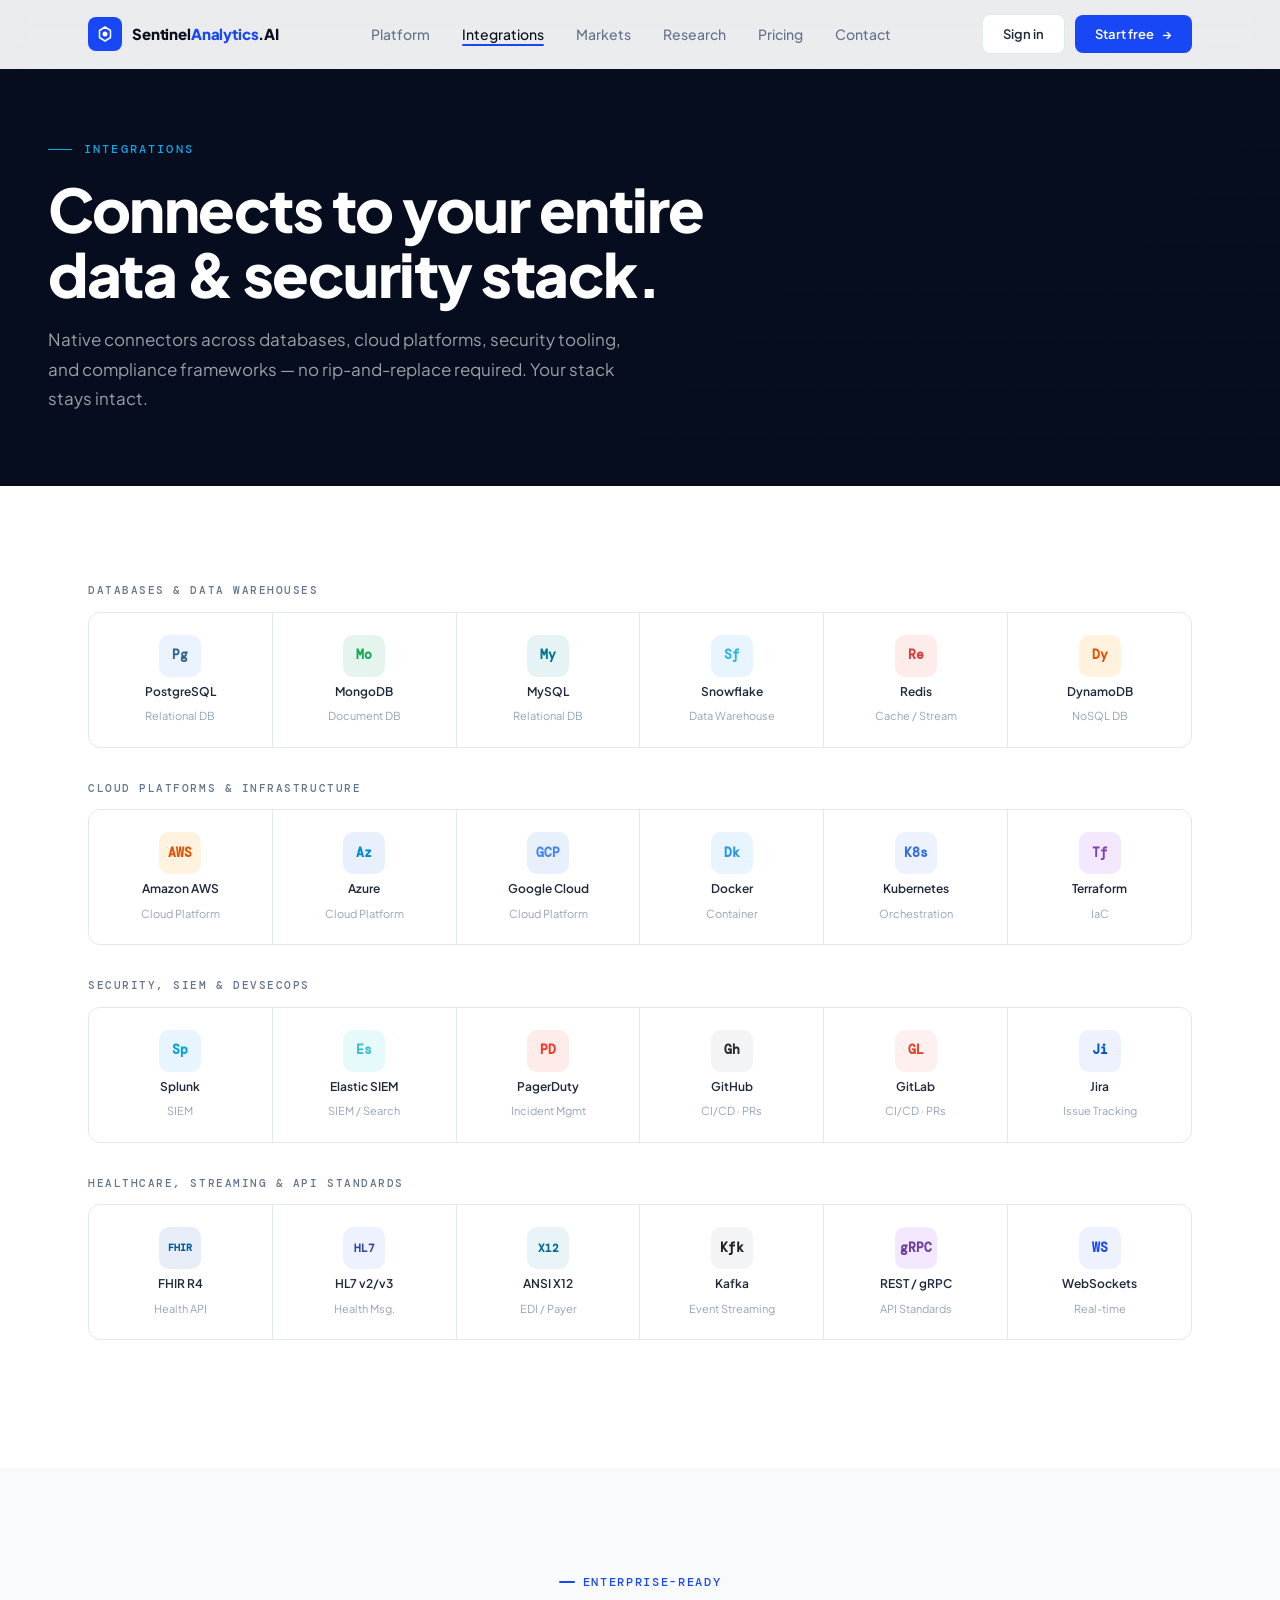
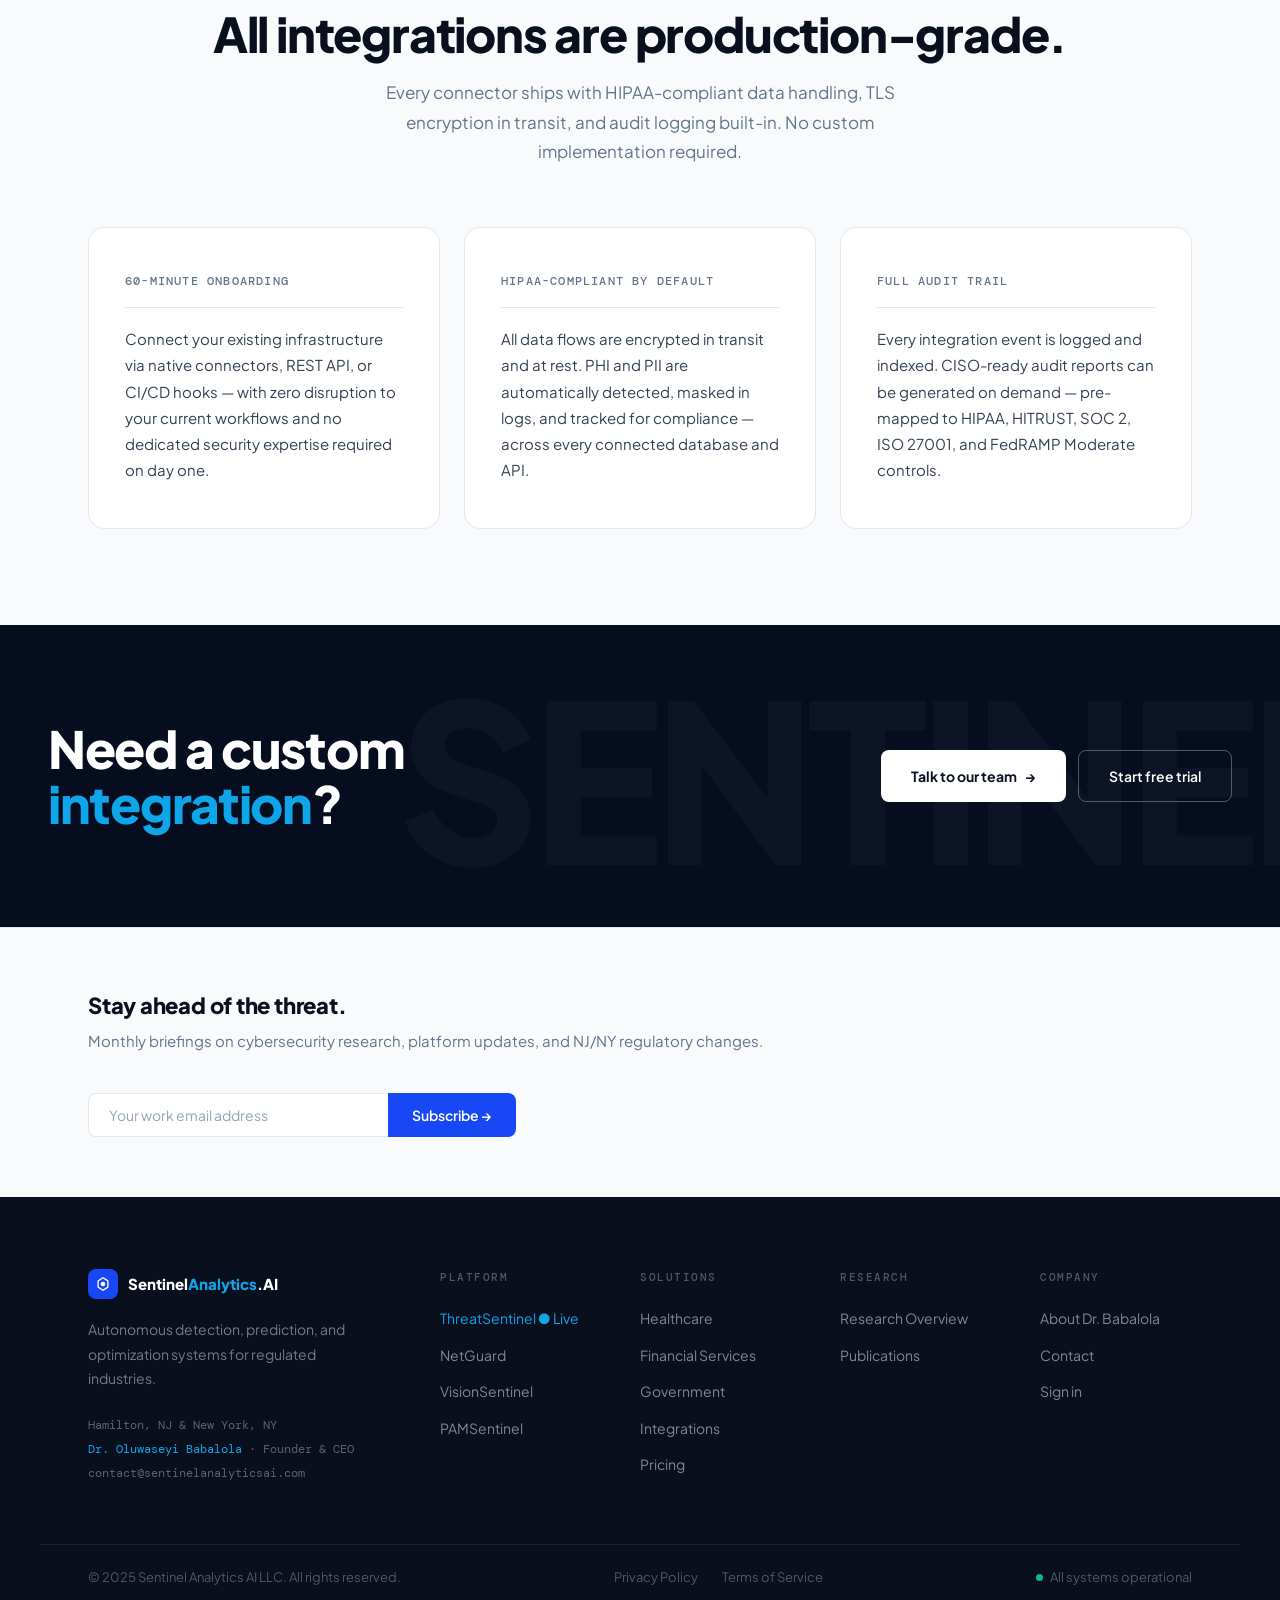
<file: integrations.html>
<!DOCTYPE html><html lang="en"><head><meta charset="UTF-8"><meta name="viewport" content="width=device-width,initial-scale=1.0"><meta name="description" content="Sentinel Analytics AI Integrations — Native connectors to databases, cloud platforms, security tooling, and compliance frameworks."><title>Integrations — Sentinel Analytics AI</title><link rel="preconnect" href="https://fonts.googleapis.com"><link href="https://fonts.googleapis.com/css2?family=Plus+Jakarta+Sans:wght@300;400;500;600;700;800&family=DM+Mono:wght@400;500&display=swap" rel="stylesheet"><link rel="stylesheet" href="css/styles.css"><style>
/* Mobile Nav */
.hamburger{display:none;flex-direction:column;gap:5px;cursor:pointer;padding:8px 4px;border:none;background:none;z-index:600;flex-shrink:0}
.hamburger span{display:block;width:22px;height:2px;background:#0A0F1E;border-radius:2px;transition:all .2s}
.hamburger.open span:nth-child(1){transform:rotate(45deg) translate(5px,5px)}
.hamburger.open span:nth-child(2){opacity:0}
.hamburger.open span:nth-child(3){transform:rotate(-45deg) translate(5px,-5px)}
#mobile-nav{display:none;position:fixed;top:68px;left:0;right:0;bottom:0;background:#fff;z-index:490;flex-direction:column;padding:16px 24px 32px;overflow-y:auto;border-top:1px solid #E2E8F0;box-shadow:0 8px 32px rgba(10,15,30,.12)}
#mobile-nav.open{display:flex}
.mobile-nav-links{list-style:none;margin-bottom:24px;flex:1}
.mobile-nav-links li{border-bottom:1px solid #E2E8F0}
.mobile-nav-links a{display:flex;align-items:center;justify-content:space-between;padding:18px 4px;font-size:17px;font-weight:600;color:#0A0F1E;text-decoration:none}
.mobile-nav-links a:hover,.mobile-nav-links a.active{color:#1847F5}
.mobile-nav-links a::after{content:'›';font-size:22px;color:#CBD5E1;font-weight:300}
.mobile-nav-act{display:flex;flex-direction:column;gap:10px;padding-top:8px}
.mobile-nav-act a{display:flex;align-items:center;justify-content:center;padding:14px;font-size:15px;font-weight:600;border-radius:8px;text-decoration:none}
.mobile-nav-act a.btn-white{background:#fff;color:#0A0F1E;border:1px solid #E2E8F0}
.mobile-nav-act a.btn-blue{background:#1847F5;color:#fff}
@media(max-width:768px){.hamburger{display:flex}.nav-act{display:none}}
</style>
</head>
<body>
<nav id="nav"><div class="nav-in"><a href="index.html" class="nav-logo"><div class="nav-mark"><svg viewBox="0 0 18 18" fill="none"><path d="M9 2L14.5 5.5V12.5L9 16L3.5 12.5V5.5L9 2Z" stroke="#fff" stroke-width="1.5" stroke-linejoin="round"/><circle cx="9" cy="9" r="2.5" fill="#fff"/></svg></div><span class="nav-wordmark">Sentinel<span>Analytics</span>.AI</span></a><ul class="nav-links"><li><a href="platform.html">Platform</a></li><li><a href="integrations.html" class="active">Integrations</a></li><li><a href="markets.html">Markets</a></li><li><a href="research.html">Research</a></li><li><a href="pricing.html">Pricing</a></li><li><a href="contact.html">Contact</a></li></ul>    <button class="hamburger" id="hamburger" aria-label="Open menu" onclick="toggleMobileNav()"><span></span><span></span><span></span></button>
    <div class="nav-act"><a href="login.html" class="btn btn-white-sm">Sign in</a><a href="signup.html" class="btn btn-blue-sm">Start free <span class="arr">→</span></a></div></div></nav>
<div id="mobile-nav">
  <ul class="mobile-nav-links">
    <li><a href="platform.html">Platform</a></li>
    <li><a href="integrations.html" class="active">Integrations</a></li>
    <li><a href="markets.html">Markets</a></li>
    <li><a href="research.html">Research</a></li>
    <li><a href="pricing.html">Pricing</a></li>
    <li><a href="contact.html">Contact</a></li>
  </ul>
  <div class="mobile-nav-act">
    <a href="login.html" class="btn-white">Sign in</a>
    <a href="signup.html" class="btn-blue">Start free trial &#8594;</a>
  </div>
</div>
<!-- MOBILE NAV -->


<div class="page-hero"><div class="page-hero-in"><div class="page-hero-tag">Integrations</div><h1>Connects to your entire<br>data &amp; security stack.</h1><p>Native connectors across databases, cloud platforms, security tooling, and compliance frameworks — no rip-and-replace required. Your stack stays intact.</p></div></div>

<section class="sec">
  <div class="wrap">
    <div class="int-cat rv">
      <div class="int-cat-lbl">Databases &amp; Data Warehouses</div>
      <div class="int-grid">
        <div class="int-card"><div class="i-logo" style="background:#EBF3FF;color:#336791">Pg</div><div class="i-name">PostgreSQL</div><div class="i-type">Relational DB</div></div>
        <div class="int-card"><div class="i-logo" style="background:#E6F4EE;color:#13aa52">Mo</div><div class="i-name">MongoDB</div><div class="i-type">Document DB</div></div>
        <div class="int-card"><div class="i-logo" style="background:#E6F3F5;color:#00758f">My</div><div class="i-name">MySQL</div><div class="i-type">Relational DB</div></div>
        <div class="int-card"><div class="i-logo" style="background:#E8F5FF;color:#29B5E8">Sf</div><div class="i-name">Snowflake</div><div class="i-type">Data Warehouse</div></div>
        <div class="int-card"><div class="i-logo" style="background:#FDECEA;color:#D63F3F">Re</div><div class="i-name">Redis</div><div class="i-type">Cache / Stream</div></div>
        <div class="int-card"><div class="i-logo" style="background:#FFF3E0;color:#E65100">Dy</div><div class="i-name">DynamoDB</div><div class="i-type">NoSQL DB</div></div>
      </div>
    </div>
    <div class="int-cat rv d1">
      <div class="int-cat-lbl">Cloud Platforms &amp; Infrastructure</div>
      <div class="int-grid">
        <div class="int-card"><div class="i-logo" style="background:#FFF3E0;color:#E65100">AWS</div><div class="i-name">Amazon AWS</div><div class="i-type">Cloud Platform</div></div>
        <div class="int-card"><div class="i-logo" style="background:#E8F0FE;color:#0089D6">Az</div><div class="i-name">Azure</div><div class="i-type">Cloud Platform</div></div>
        <div class="int-card"><div class="i-logo" style="background:#E8F0FE;color:#4285F4">GCP</div><div class="i-name">Google Cloud</div><div class="i-type">Cloud Platform</div></div>
        <div class="int-card"><div class="i-logo" style="background:#E8F4FF;color:#2496ED">Dk</div><div class="i-name">Docker</div><div class="i-type">Container</div></div>
        <div class="int-card"><div class="i-logo" style="background:#EEF2FF;color:#326CE5">K8s</div><div class="i-name">Kubernetes</div><div class="i-type">Orchestration</div></div>
        <div class="int-card"><div class="i-logo" style="background:#F3E8FF;color:#7B42BC">Tf</div><div class="i-name">Terraform</div><div class="i-type">IaC</div></div>
      </div>
    </div>
    <div class="int-cat rv d2">
      <div class="int-cat-lbl">Security, SIEM &amp; DevSecOps</div>
      <div class="int-grid">
        <div class="int-card"><div class="i-logo" style="background:#E8F5FF;color:#00A1E0">Sp</div><div class="i-name">Splunk</div><div class="i-type">SIEM</div></div>
        <div class="int-card"><div class="i-logo" style="background:#E6FAFB;color:#3EBCD2">Es</div><div class="i-name">Elastic SIEM</div><div class="i-type">SIEM / Search</div></div>
        <div class="int-card"><div class="i-logo" style="background:#FDECEA;color:#EF3B2D">PD</div><div class="i-name">PagerDuty</div><div class="i-type">Incident Mgmt</div></div>
        <div class="int-card"><div class="i-logo" style="background:#F3F4F6;color:#24292F">Gh</div><div class="i-name">GitHub</div><div class="i-type">CI/CD · PRs</div></div>
        <div class="int-card"><div class="i-logo" style="background:#FEF0EE;color:#E24329">GL</div><div class="i-name">GitLab</div><div class="i-type">CI/CD · PRs</div></div>
        <div class="int-card"><div class="i-logo" style="background:#EEF2FF;color:#0052CC">Ji</div><div class="i-name">Jira</div><div class="i-type">Issue Tracking</div></div>
      </div>
    </div>
    <div class="int-cat rv d3">
      <div class="int-cat-lbl">Healthcare, Streaming &amp; API Standards</div>
      <div class="int-grid">
        <div class="int-card"><div class="i-logo" style="background:#E8EEF8;color:#005A9C;font-size:10px">FHIR</div><div class="i-name">FHIR R4</div><div class="i-type">Health API</div></div>
        <div class="int-card"><div class="i-logo" style="background:#EEF2FF;color:#2E4DA1;font-size:11px">HL7</div><div class="i-name">HL7 v2/v3</div><div class="i-type">Health Msg.</div></div>
        <div class="int-card"><div class="i-logo" style="background:#E8F4F7;color:#00688B;font-size:11px">X12</div><div class="i-name">ANSI X12</div><div class="i-type">EDI / Payer</div></div>
        <div class="int-card"><div class="i-logo" style="background:#F3F4F6;color:#231F20">Kfk</div><div class="i-name">Kafka</div><div class="i-type">Event Streaming</div></div>
        <div class="int-card"><div class="i-logo" style="background:#F3E8FF;color:#6B3FA0">gRPC</div><div class="i-name">REST / gRPC</div><div class="i-type">API Standards</div></div>
        <div class="int-card"><div class="i-logo" style="background:#EEF2FF;color:#1847F5">WS</div><div class="i-name">WebSockets</div><div class="i-type">Real-time</div></div>
      </div>
    </div>
  </div>
</section>

<section class="sec sec-gray">
  <div class="wrap">
    <div class="sh rv" style="text-align:center"><div class="sh-tag" style="justify-content:center">Enterprise-ready</div><h2 class="sh-title">All integrations are production-grade.</h2><p class="sh-sub" style="margin:0 auto">Every connector ships with HIPAA-compliant data handling, TLS encryption in transit, and audit logging built-in. No custom implementation required.</p></div>
    <div style="display:grid;grid-template-columns:repeat(3,1fr);gap:24px;margin-top:0">
      <div class="prob-card rv d1"><div class="prob-lbl">60-minute onboarding</div><div class="prob-desc">Connect your existing infrastructure via native connectors, REST API, or CI/CD hooks — with zero disruption to your current workflows and no dedicated security expertise required on day one.</div></div>
      <div class="prob-card rv d2"><div class="prob-lbl">HIPAA-compliant by default</div><div class="prob-desc">All data flows are encrypted in transit and at rest. PHI and PII are automatically detected, masked in logs, and tracked for compliance — across every connected database and API.</div></div>
      <div class="prob-card rv d3"><div class="prob-lbl">Full audit trail</div><div class="prob-desc">Every integration event is logged and indexed. CISO-ready audit reports can be generated on demand — pre-mapped to HIPAA, HITRUST, SOC 2, ISO 27001, and FedRAMP Moderate controls.</div></div>
    </div>
  </div>
</section>

<div class="cta"><div class="cta-in"><h2 class="cta-h">Need a custom <span>integration</span>?</h2><div class="cta-act"><a href="contact.html" class="btn btn-navy-white">Talk to our team <span class="arr">→</span></a><a href="signup.html" class="btn btn-navy-ghost">Start free trial</a></div></div></div>

<div class="nl"><div class="nl-in"><div><div class="nl-h">Stay ahead of the threat.</div><p class="nl-sub">Monthly briefings on cybersecurity research, platform updates, and NJ/NY regulatory changes.</p></div><form class="nl-form" onsubmit="subFrm(event)"><input type="email" placeholder="Your work email address" required><button type="submit">Subscribe →</button></form></div></div>
<footer><div class="foot-main"><div><div class="foot-logo"><div class="foot-badge"><svg viewBox="0 0 18 18" width="16" height="16" fill="none"><path d="M9 2L14.5 5.5V12.5L9 16L3.5 12.5V5.5L9 2Z" stroke="#fff" stroke-width="1.5" stroke-linejoin="round"/><circle cx="9" cy="9" r="2.5" fill="#fff"/></svg></div><div class="foot-wm">Sentinel<span>Analytics</span>.AI</div></div><p class="foot-tag">Autonomous detection, prediction, and optimization systems for regulated industries.</p><div class="foot-hq">Hamilton, NJ &amp; New York, NY<br><span>Dr. Oluwaseyi Babalola</span> · Founder &amp; CEO<br>contact@sentinelanalyticsai.com</div></div><div><div class="foot-col-t">Platform</div><ul class="foot-links"><li><a href="platform.html" class="live">ThreatSentinel ● Live</a></li><li><a href="platform.html">NetGuard</a></li><li><a href="platform.html">VisionSentinel</a></li><li><a href="platform.html">PAMSentinel</a></li></ul></div><div><div class="foot-col-t">Solutions</div><ul class="foot-links"><li><a href="markets.html">Healthcare</a></li><li><a href="markets.html">Financial Services</a></li><li><a href="markets.html">Government</a></li><li><a href="integrations.html">Integrations</a></li><li><a href="pricing.html">Pricing</a></li></ul></div><div><div class="foot-col-t">Research</div><ul class="foot-links"><li><a href="research.html">Research Overview</a></li><li><a href="https://babalolaseyip.github.io/babalola-portfolio/publications.html" target="_blank">Publications</a></li></ul></div><div><div class="foot-col-t">Company</div><ul class="foot-links"><li><a href="https://babalolaseyip.github.io/babalola-portfolio/" target="_blank">About Dr. Babalola</a></li><li><a href="contact.html">Contact</a></li><li><a href="contact.html">Sign in</a></li></ul></div></div><div class="foot-bot"><div class="foot-copy">© 2025 Sentinel Analytics AI LLC. All rights reserved.</div><div class="foot-legal"><a href="#">Privacy Policy</a><a href="#">Terms of Service</a></div><div class="foot-status"><span class="sdot"></span>All systems operational</div></div></footer>
<script>window.addEventListener("scroll",()=>{document.getElementById("nav").classList.toggle("scrolled",window.scrollY>30);},{passive:true});const ro=new IntersectionObserver(e=>{e.forEach(x=>{if(x.isIntersecting){x.target.classList.add("in");ro.unobserve(x.target);}});},{threshold:.1});document.querySelectorAll(".rv,.rvl,.rvr").forEach(el=>ro.observe(el));function subFrm(e){e.preventDefault();const b=e.target.querySelector("button");b.textContent="Subscribed ✓";b.style.background="#10B981";setTimeout(()=>{b.textContent="Subscribe →";b.style.background="";e.target.reset()},3000);}</script>
<script>
function toggleMobileNav(){
  var nav=document.getElementById('mobile-nav');
  var btn=document.getElementById('hamburger');
  if(!nav||!btn)return;
  var isOpen=nav.classList.contains('open');
  nav.classList.toggle('open');
  btn.classList.toggle('open');
  document.body.style.overflow=isOpen?'':'hidden';
}
document.addEventListener('click',function(e){
  var nav=document.getElementById('mobile-nav');
  var btn=document.getElementById('hamburger');
  if(!nav||!btn||!nav.classList.contains('open'))return;
  if(!nav.contains(e.target)&&!btn.contains(e.target)){
    nav.classList.remove('open');
    btn.classList.remove('open');
    document.body.style.overflow='';
  }
});
</script>
</body></html>
</file>
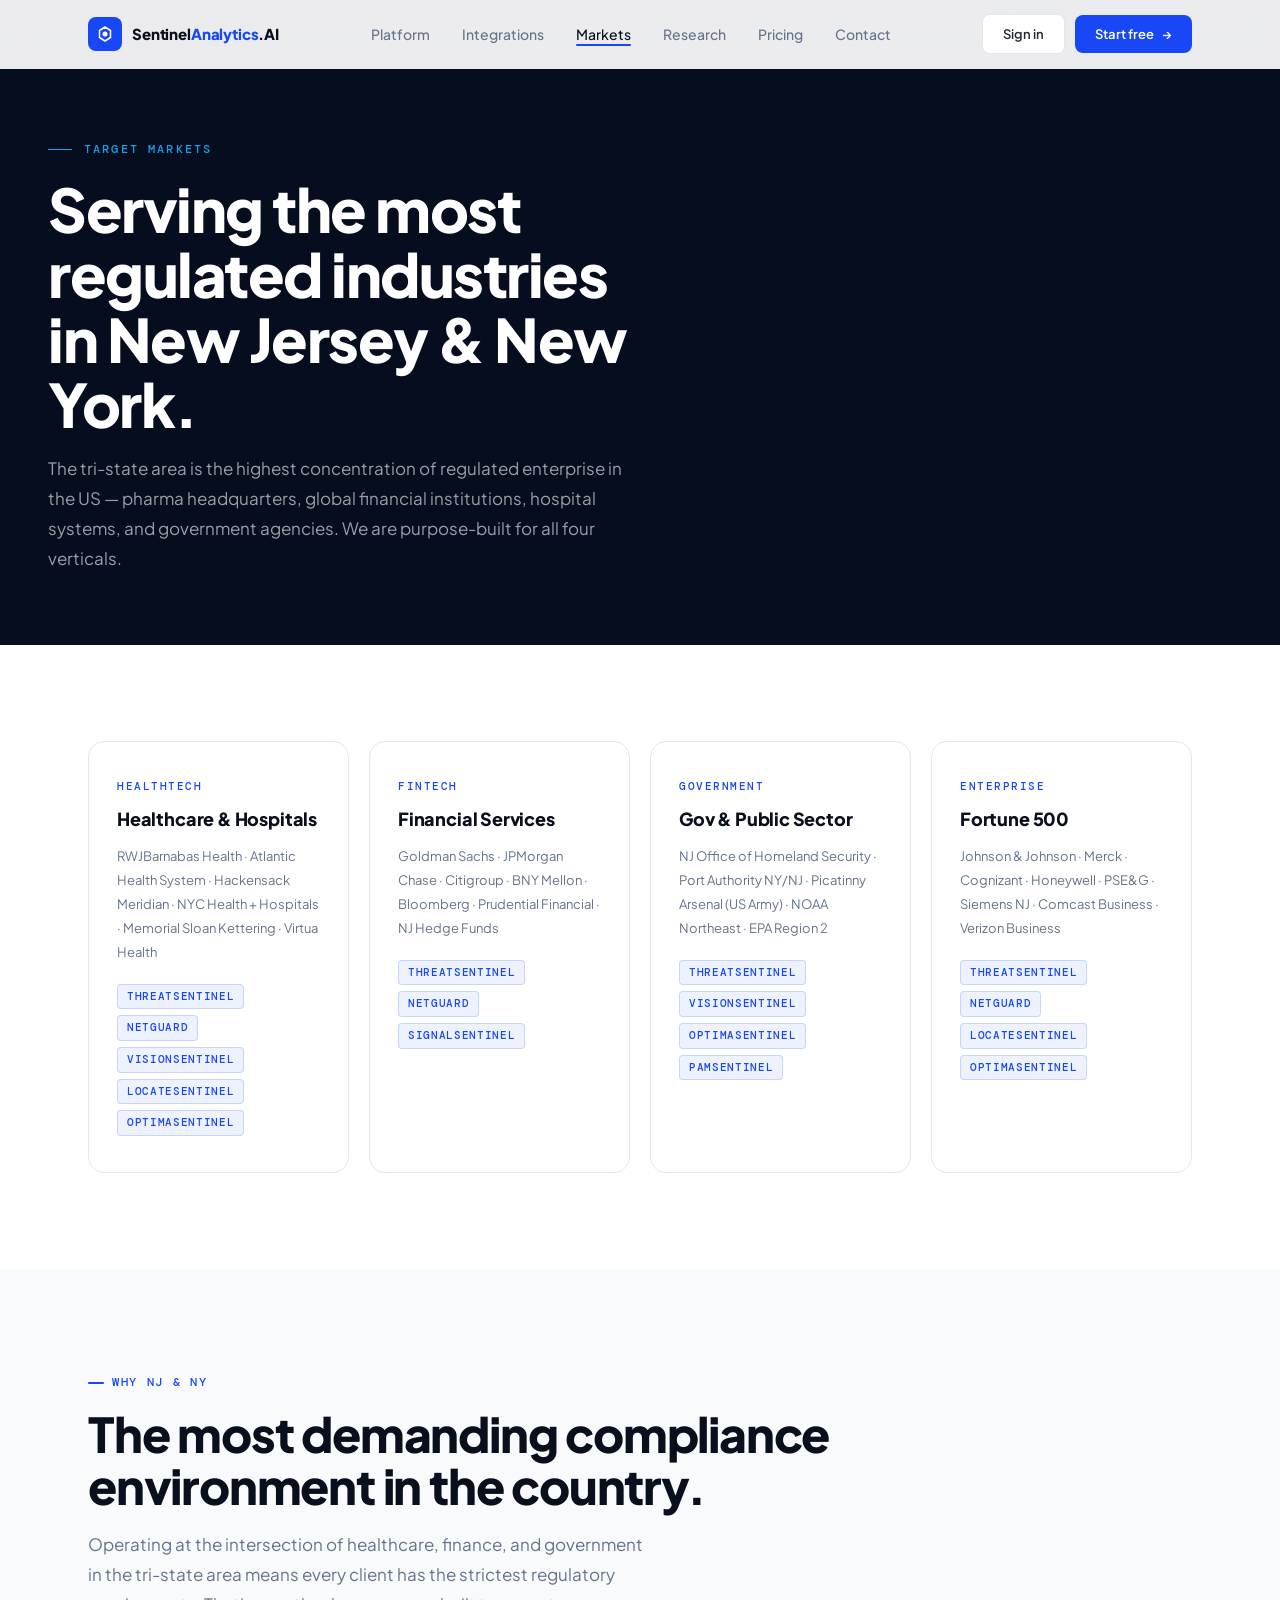
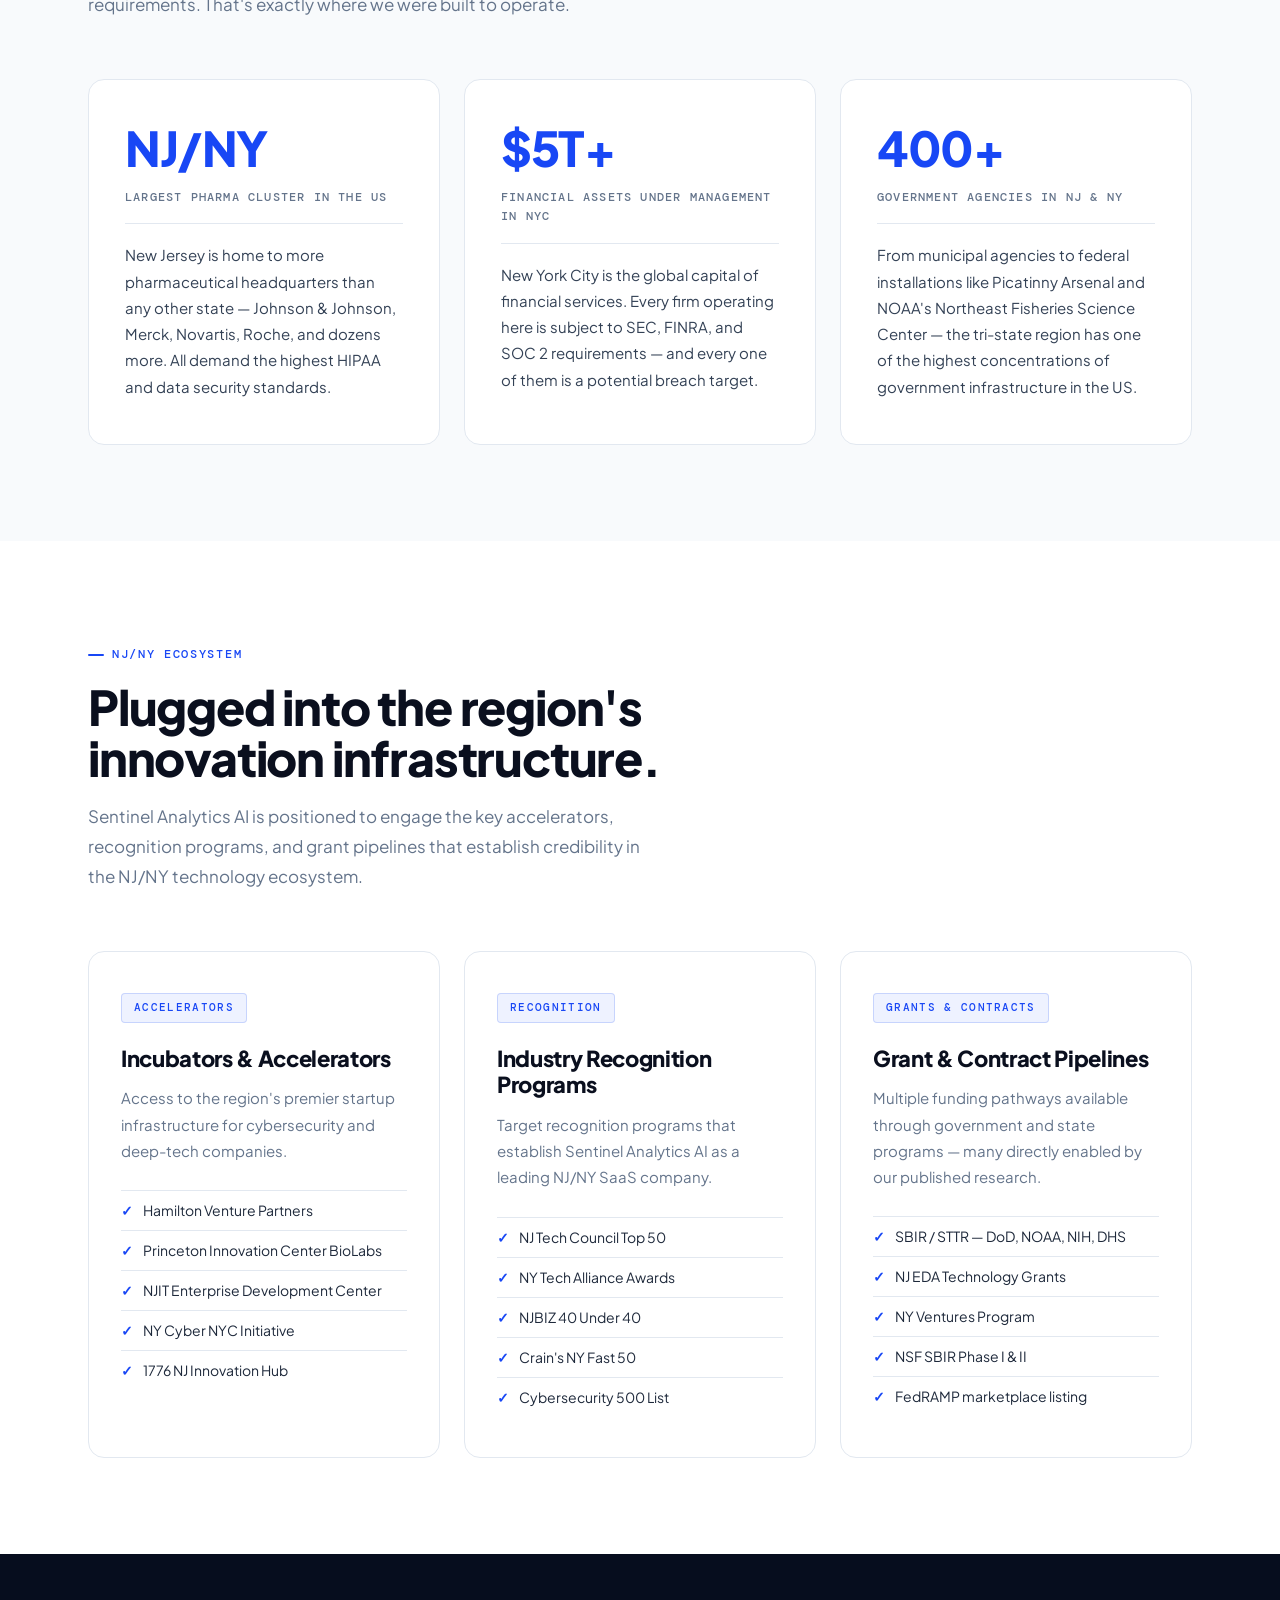
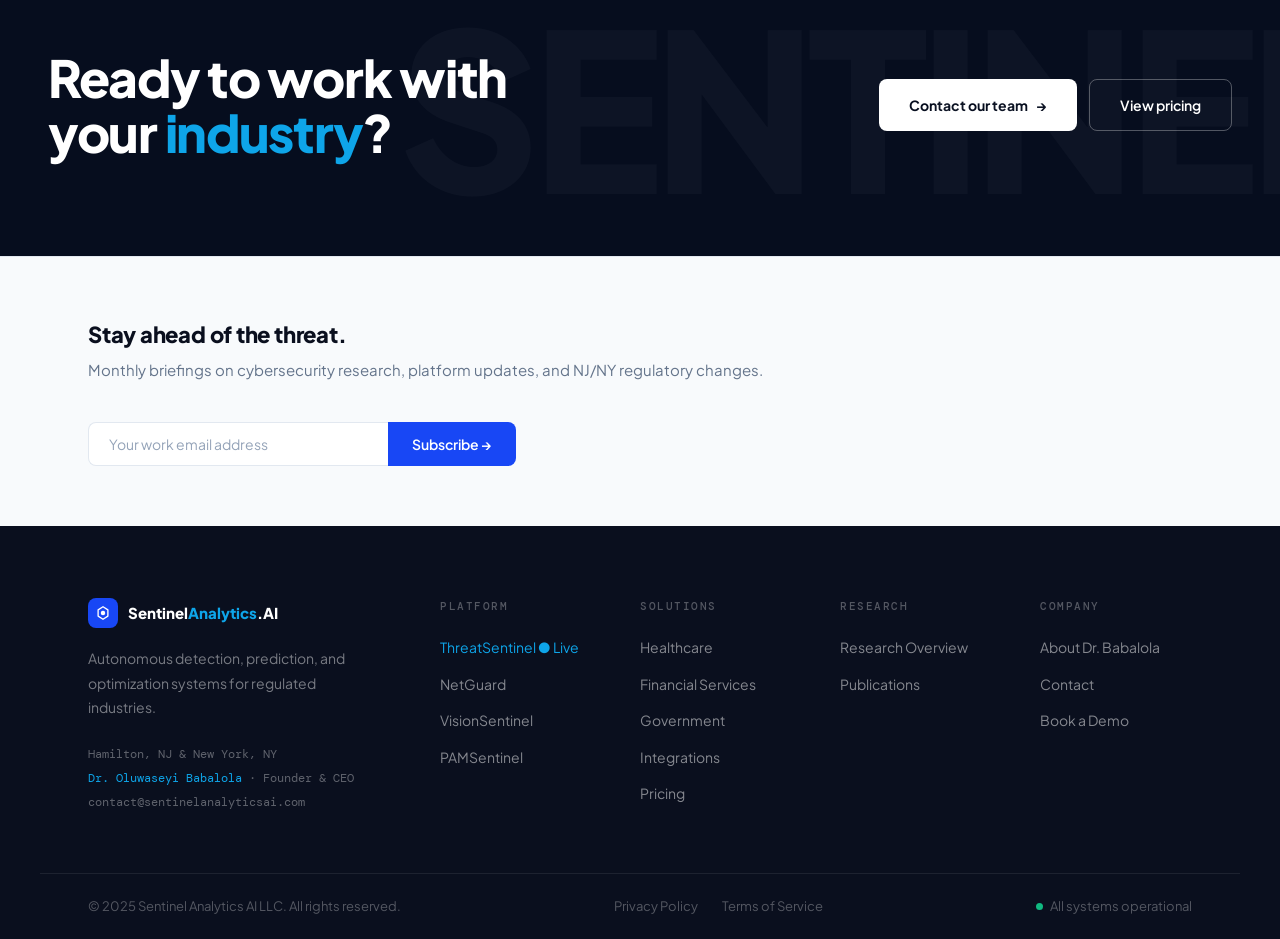
<file: markets.html>
<!DOCTYPE html><html lang="en"><head><meta charset="UTF-8"><meta name="viewport" content="width=device-width,initial-scale=1.0"><meta name="description" content="Sentinel Analytics AI Markets — Serving healthtech, fintech, government, and Fortune 500 in NJ & NY."><title>Markets — Sentinel Analytics AI</title><link rel="preconnect" href="https://fonts.googleapis.com"><link href="https://fonts.googleapis.com/css2?family=Plus+Jakarta+Sans:wght@300;400;500;600;700;800&family=DM+Mono:wght@400;500&display=swap" rel="stylesheet"><link rel="stylesheet" href="css/styles.css"><style>
/* Mobile Nav */
.hamburger{display:none;flex-direction:column;gap:5px;cursor:pointer;padding:8px 4px;border:none;background:none;z-index:600;flex-shrink:0}
.hamburger span{display:block;width:22px;height:2px;background:#0A0F1E;border-radius:2px;transition:all .2s}
.hamburger.open span:nth-child(1){transform:rotate(45deg) translate(5px,5px)}
.hamburger.open span:nth-child(2){opacity:0}
.hamburger.open span:nth-child(3){transform:rotate(-45deg) translate(5px,-5px)}
#mobile-nav{display:none;position:fixed;top:68px;left:0;right:0;bottom:0;background:#fff;z-index:490;flex-direction:column;padding:16px 24px 32px;overflow-y:auto;border-top:1px solid #E2E8F0;box-shadow:0 8px 32px rgba(10,15,30,.12)}
#mobile-nav.open{display:flex}
.mobile-nav-links{list-style:none;margin-bottom:24px;flex:1}
.mobile-nav-links li{border-bottom:1px solid #E2E8F0}
.mobile-nav-links a{display:flex;align-items:center;justify-content:space-between;padding:18px 4px;font-size:17px;font-weight:600;color:#0A0F1E;text-decoration:none}
.mobile-nav-links a:hover,.mobile-nav-links a.active{color:#1847F5}
.mobile-nav-links a::after{content:'›';font-size:22px;color:#CBD5E1;font-weight:300}
.mobile-nav-act{display:flex;flex-direction:column;gap:10px;padding-top:8px}
.mobile-nav-act a{display:flex;align-items:center;justify-content:center;padding:14px;font-size:15px;font-weight:600;border-radius:8px;text-decoration:none}
.mobile-nav-act a.btn-white{background:#fff;color:#0A0F1E;border:1px solid #E2E8F0}
.mobile-nav-act a.btn-blue{background:#1847F5;color:#fff}
@media(max-width:768px){.hamburger{display:flex}.nav-act{display:none}}
</style>
</head>
<body>
<nav id="nav"><div class="nav-in"><a href="index.html" class="nav-logo"><div class="nav-mark"><svg viewBox="0 0 18 18" fill="none"><path d="M9 2L14.5 5.5V12.5L9 16L3.5 12.5V5.5L9 2Z" stroke="#fff" stroke-width="1.5" stroke-linejoin="round"/><circle cx="9" cy="9" r="2.5" fill="#fff"/></svg></div><span class="nav-wordmark">Sentinel<span>Analytics</span>.AI</span></a><ul class="nav-links"><li><a href="platform.html">Platform</a></li><li><a href="integrations.html">Integrations</a></li><li><a href="markets.html" class="active">Markets</a></li><li><a href="research.html">Research</a></li><li><a href="pricing.html">Pricing</a></li><li><a href="contact.html">Contact</a></li></ul>    <button class="hamburger" id="hamburger" aria-label="Open menu" onclick="toggleMobileNav()"><span></span><span></span><span></span></button>
    <div class="nav-act"><a href="login.html" class="btn btn-white-sm">Sign in</a><a href="signup.html" class="btn btn-blue-sm">Start free <span class="arr">→</span></a></div></div></nav>
<div id="mobile-nav">
  <ul class="mobile-nav-links">
    <li><a href="platform.html">Platform</a></li>
    <li><a href="integrations.html">Integrations</a></li>
    <li><a href="markets.html" class="active">Markets</a></li>
    <li><a href="research.html">Research</a></li>
    <li><a href="pricing.html">Pricing</a></li>
    <li><a href="contact.html">Contact</a></li>
  </ul>
  <div class="mobile-nav-act">
    <a href="login.html" class="btn-white">Sign in</a>
    <a href="signup.html" class="btn-blue">Start free trial &#8594;</a>
  </div>
</div>
<!-- MOBILE NAV -->


<div class="page-hero"><div class="page-hero-in"><div class="page-hero-tag">Target Markets</div><h1>Serving the most regulated industries<br>in New Jersey &amp; New York.</h1><p>The tri-state area is the highest concentration of regulated enterprise in the US — pharma headquarters, global financial institutions, hospital systems, and government agencies. We are purpose-built for all four verticals.</p></div></div>

<section class="sec">
  <div class="wrap">
    <div class="sc-grid">
      <div class="sc-card rv d1">
        <div class="sc-tag">Healthtech</div>
        <div class="sc-name">Healthcare &amp; Hospitals</div>
        <div class="sc-orgs">RWJBarnabas Health · Atlantic Health System · Hackensack Meridian · NYC Health + Hospitals · Memorial Sloan Kettering · Virtua Health</div>
        <div class="sc-prods"><span class="sc-prod">ThreatSentinel</span><span class="sc-prod">NetGuard</span><span class="sc-prod">VisionSentinel</span><span class="sc-prod">LocateSentinel</span><span class="sc-prod">OptimaSentinel</span></div>
      </div>
      <div class="sc-card rv d2">
        <div class="sc-tag">Fintech</div>
        <div class="sc-name">Financial Services</div>
        <div class="sc-orgs">Goldman Sachs · JPMorgan Chase · Citigroup · BNY Mellon · Bloomberg · Prudential Financial · NJ Hedge Funds</div>
        <div class="sc-prods"><span class="sc-prod">ThreatSentinel</span><span class="sc-prod">NetGuard</span><span class="sc-prod">SignalSentinel</span></div>
      </div>
      <div class="sc-card rv d3">
        <div class="sc-tag">Government</div>
        <div class="sc-name">Gov &amp; Public Sector</div>
        <div class="sc-orgs">NJ Office of Homeland Security · Port Authority NY/NJ · Picatinny Arsenal (US Army) · NOAA Northeast · EPA Region 2</div>
        <div class="sc-prods"><span class="sc-prod">ThreatSentinel</span><span class="sc-prod">VisionSentinel</span><span class="sc-prod">OptimaSentinel</span><span class="sc-prod">PAMSentinel</span></div>
      </div>
      <div class="sc-card rv d4">
        <div class="sc-tag">Enterprise</div>
        <div class="sc-name">Fortune 500</div>
        <div class="sc-orgs">Johnson &amp; Johnson · Merck · Cognizant · Honeywell · PSE&amp;G · Siemens NJ · Comcast Business · Verizon Business</div>
        <div class="sc-prods"><span class="sc-prod">ThreatSentinel</span><span class="sc-prod">NetGuard</span><span class="sc-prod">LocateSentinel</span><span class="sc-prod">OptimaSentinel</span></div>
      </div>
    </div>
  </div>
</section>

<section class="sec sec-gray">
  <div class="wrap">
    <div class="sh rv"><div class="sh-tag">Why NJ &amp; NY</div><h2 class="sh-title">The most demanding compliance<br>environment in the country.</h2><p class="sh-sub">Operating at the intersection of healthcare, finance, and government in the tri-state area means every client has the strictest regulatory requirements. That's exactly where we were built to operate.</p></div>
    <div class="prob-grid">
      <div class="prob-card rv d1"><div class="prob-num" style="font-size:48px;margin-bottom:16px">NJ/NY</div><div class="prob-lbl">Largest pharma cluster in the US</div><div class="prob-desc">New Jersey is home to more pharmaceutical headquarters than any other state — Johnson &amp; Johnson, Merck, Novartis, Roche, and dozens more. All demand the highest HIPAA and data security standards.</div></div>
      <div class="prob-card rv d2"><div class="prob-num" style="font-size:48px;margin-bottom:16px">$5T+</div><div class="prob-lbl">Financial assets under management in NYC</div><div class="prob-desc">New York City is the global capital of financial services. Every firm operating here is subject to SEC, FINRA, and SOC 2 requirements — and every one of them is a potential breach target.</div></div>
      <div class="prob-card rv d3"><div class="prob-num" style="font-size:48px;margin-bottom:16px">400+</div><div class="prob-lbl">Government agencies in NJ &amp; NY</div><div class="prob-desc">From municipal agencies to federal installations like Picatinny Arsenal and NOAA's Northeast Fisheries Science Center — the tri-state region has one of the highest concentrations of government infrastructure in the US.</div></div>
    </div>
  </div>
</section>

<section class="sec">
  <div class="wrap">
    <div class="sh rv"><div class="sh-tag">NJ/NY Ecosystem</div><h2 class="sh-title">Plugged into the region's<br>innovation infrastructure.</h2><p class="sh-sub">Sentinel Analytics AI is positioned to engage the key accelerators, recognition programs, and grant pipelines that establish credibility in the NJ/NY technology ecosystem.</p></div>
    <div class="pers-grid">
      <div class="pers-card rv d1"><div class="pers-badge">Accelerators</div><h3 class="pers-title">Incubators &amp; Accelerators</h3><p class="pers-desc">Access to the region's premier startup infrastructure for cybersecurity and deep-tech companies.</p><ul class="pers-list"><li>Hamilton Venture Partners</li><li>Princeton Innovation Center BioLabs</li><li>NJIT Enterprise Development Center</li><li>NY Cyber NYC Initiative</li><li>1776 NJ Innovation Hub</li></ul></div>
      <div class="pers-card rv d2"><div class="pers-badge">Recognition</div><h3 class="pers-title">Industry Recognition Programs</h3><p class="pers-desc">Target recognition programs that establish Sentinel Analytics AI as a leading NJ/NY SaaS company.</p><ul class="pers-list"><li>NJ Tech Council Top 50</li><li>NY Tech Alliance Awards</li><li>NJBIZ 40 Under 40</li><li>Crain's NY Fast 50</li><li>Cybersecurity 500 List</li></ul></div>
      <div class="pers-card rv d3"><div class="pers-badge">Grants &amp; Contracts</div><h3 class="pers-title">Grant &amp; Contract Pipelines</h3><p class="pers-desc">Multiple funding pathways available through government and state programs — many directly enabled by our published research.</p><ul class="pers-list"><li>SBIR / STTR — DoD, NOAA, NIH, DHS</li><li>NJ EDA Technology Grants</li><li>NY Ventures Program</li><li>NSF SBIR Phase I &amp; II</li><li>FedRAMP marketplace listing</li></ul></div>
    </div>
  </div>
</section>

<div class="cta"><div class="cta-in"><h2 class="cta-h">Ready to work with your <span>industry</span>?</h2><div class="cta-act"><a href="contact.html" class="btn btn-navy-white">Contact our team <span class="arr">→</span></a><a href="pricing.html" class="btn btn-navy-ghost">View pricing</a></div></div></div>

<div class="nl"><div class="nl-in"><div><div class="nl-h">Stay ahead of the threat.</div><p class="nl-sub">Monthly briefings on cybersecurity research, platform updates, and NJ/NY regulatory changes.</p></div><form class="nl-form" onsubmit="subFrm(event)"><input type="email" placeholder="Your work email address" required><button type="submit">Subscribe →</button></form></div></div>
<footer><div class="foot-main"><div><div class="foot-logo"><div class="foot-badge"><svg viewBox="0 0 18 18" width="16" height="16" fill="none"><path d="M9 2L14.5 5.5V12.5L9 16L3.5 12.5V5.5L9 2Z" stroke="#fff" stroke-width="1.5" stroke-linejoin="round"/><circle cx="9" cy="9" r="2.5" fill="#fff"/></svg></div><div class="foot-wm">Sentinel<span>Analytics</span>.AI</div></div><p class="foot-tag">Autonomous detection, prediction, and optimization systems for regulated industries.</p><div class="foot-hq">Hamilton, NJ &amp; New York, NY<br><span>Dr. Oluwaseyi Babalola</span> · Founder &amp; CEO<br>contact@sentinelanalyticsai.com</div></div><div><div class="foot-col-t">Platform</div><ul class="foot-links"><li><a href="platform.html" class="live">ThreatSentinel ● Live</a></li><li><a href="platform.html">NetGuard</a></li><li><a href="platform.html">VisionSentinel</a></li><li><a href="platform.html">PAMSentinel</a></li></ul></div><div><div class="foot-col-t">Solutions</div><ul class="foot-links"><li><a href="markets.html">Healthcare</a></li><li><a href="markets.html">Financial Services</a></li><li><a href="markets.html">Government</a></li><li><a href="integrations.html">Integrations</a></li><li><a href="pricing.html">Pricing</a></li></ul></div><div><div class="foot-col-t">Research</div><ul class="foot-links"><li><a href="research.html">Research Overview</a></li><li><a href="https://babalolaseyip.github.io/babalola-portfolio/publications.html" target="_blank">Publications</a></li></ul></div><div><div class="foot-col-t">Company</div><ul class="foot-links"><li><a href="https://babalolaseyip.github.io/babalola-portfolio/" target="_blank">About Dr. Babalola</a></li><li><a href="contact.html">Contact</a></li><li><a href="https://calendly.com/babalolaseyip/threatsentinel-platform-demo" target="_blank">Book a Demo</a></li></ul></div></div><div class="foot-bot"><div class="foot-copy">© 2025 Sentinel Analytics AI LLC. All rights reserved.</div><div class="foot-legal"><a href="#">Privacy Policy</a><a href="#">Terms of Service</a></div><div class="foot-status"><span class="sdot"></span>All systems operational</div></div></footer>
<script>window.addEventListener("scroll",()=>{document.getElementById("nav").classList.toggle("scrolled",window.scrollY>30);},{passive:true});const ro=new IntersectionObserver(e=>{e.forEach(x=>{if(x.isIntersecting){x.target.classList.add("in");ro.unobserve(x.target);}});},{threshold:.1});document.querySelectorAll(".rv,.rvl,.rvr").forEach(el=>ro.observe(el));function subFrm(e){e.preventDefault();const b=e.target.querySelector("button");b.textContent="Subscribed ✓";b.style.background="#10B981";setTimeout(()=>{b.textContent="Subscribe →";b.style.background="";e.target.reset()},3000);}</script>
<script>
function toggleMobileNav(){
  var nav=document.getElementById('mobile-nav');
  var btn=document.getElementById('hamburger');
  if(!nav||!btn)return;
  var isOpen=nav.classList.contains('open');
  nav.classList.toggle('open');
  btn.classList.toggle('open');
  document.body.style.overflow=isOpen?'':'hidden';
}
document.addEventListener('click',function(e){
  var nav=document.getElementById('mobile-nav');
  var btn=document.getElementById('hamburger');
  if(!nav||!btn||!nav.classList.contains('open'))return;
  if(!nav.contains(e.target)&&!btn.contains(e.target)){
    nav.classList.remove('open');
    btn.classList.remove('open');
    document.body.style.overflow='';
  }
});
</script>
</body></html>
</file>
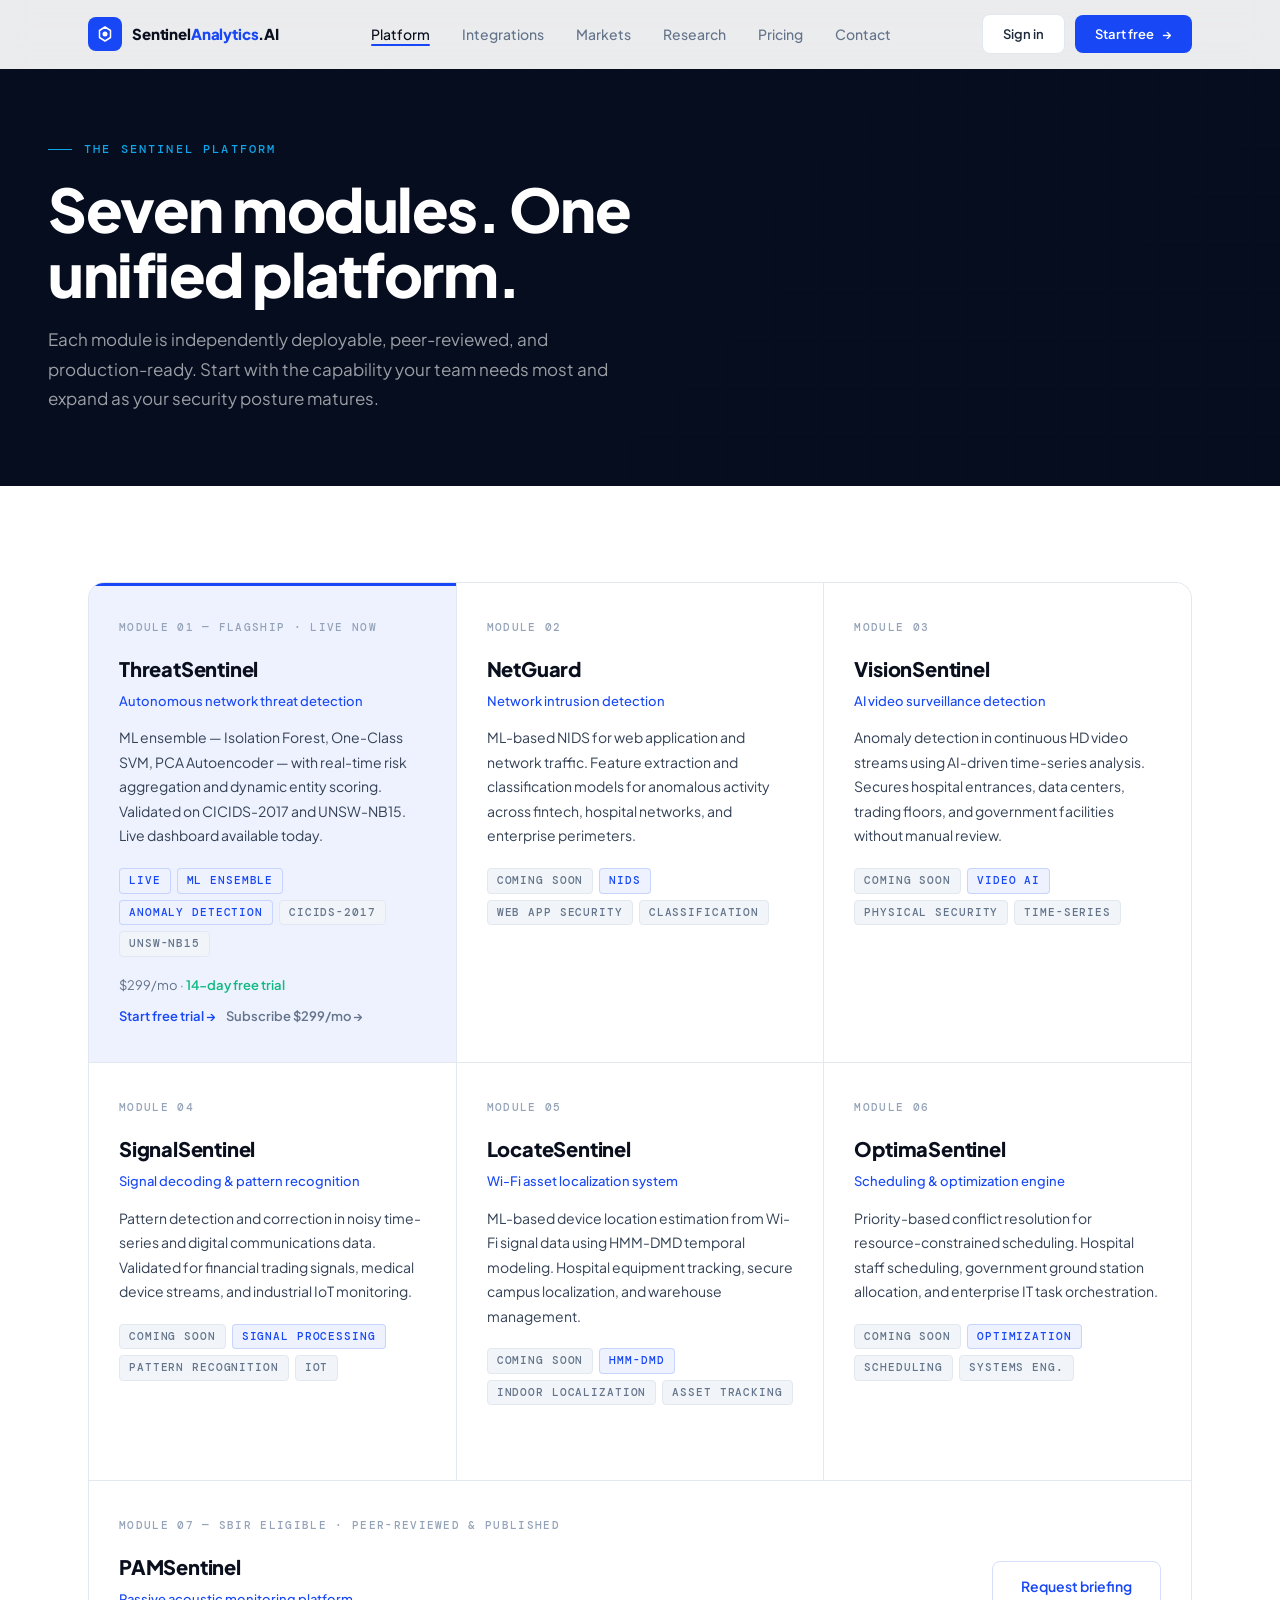
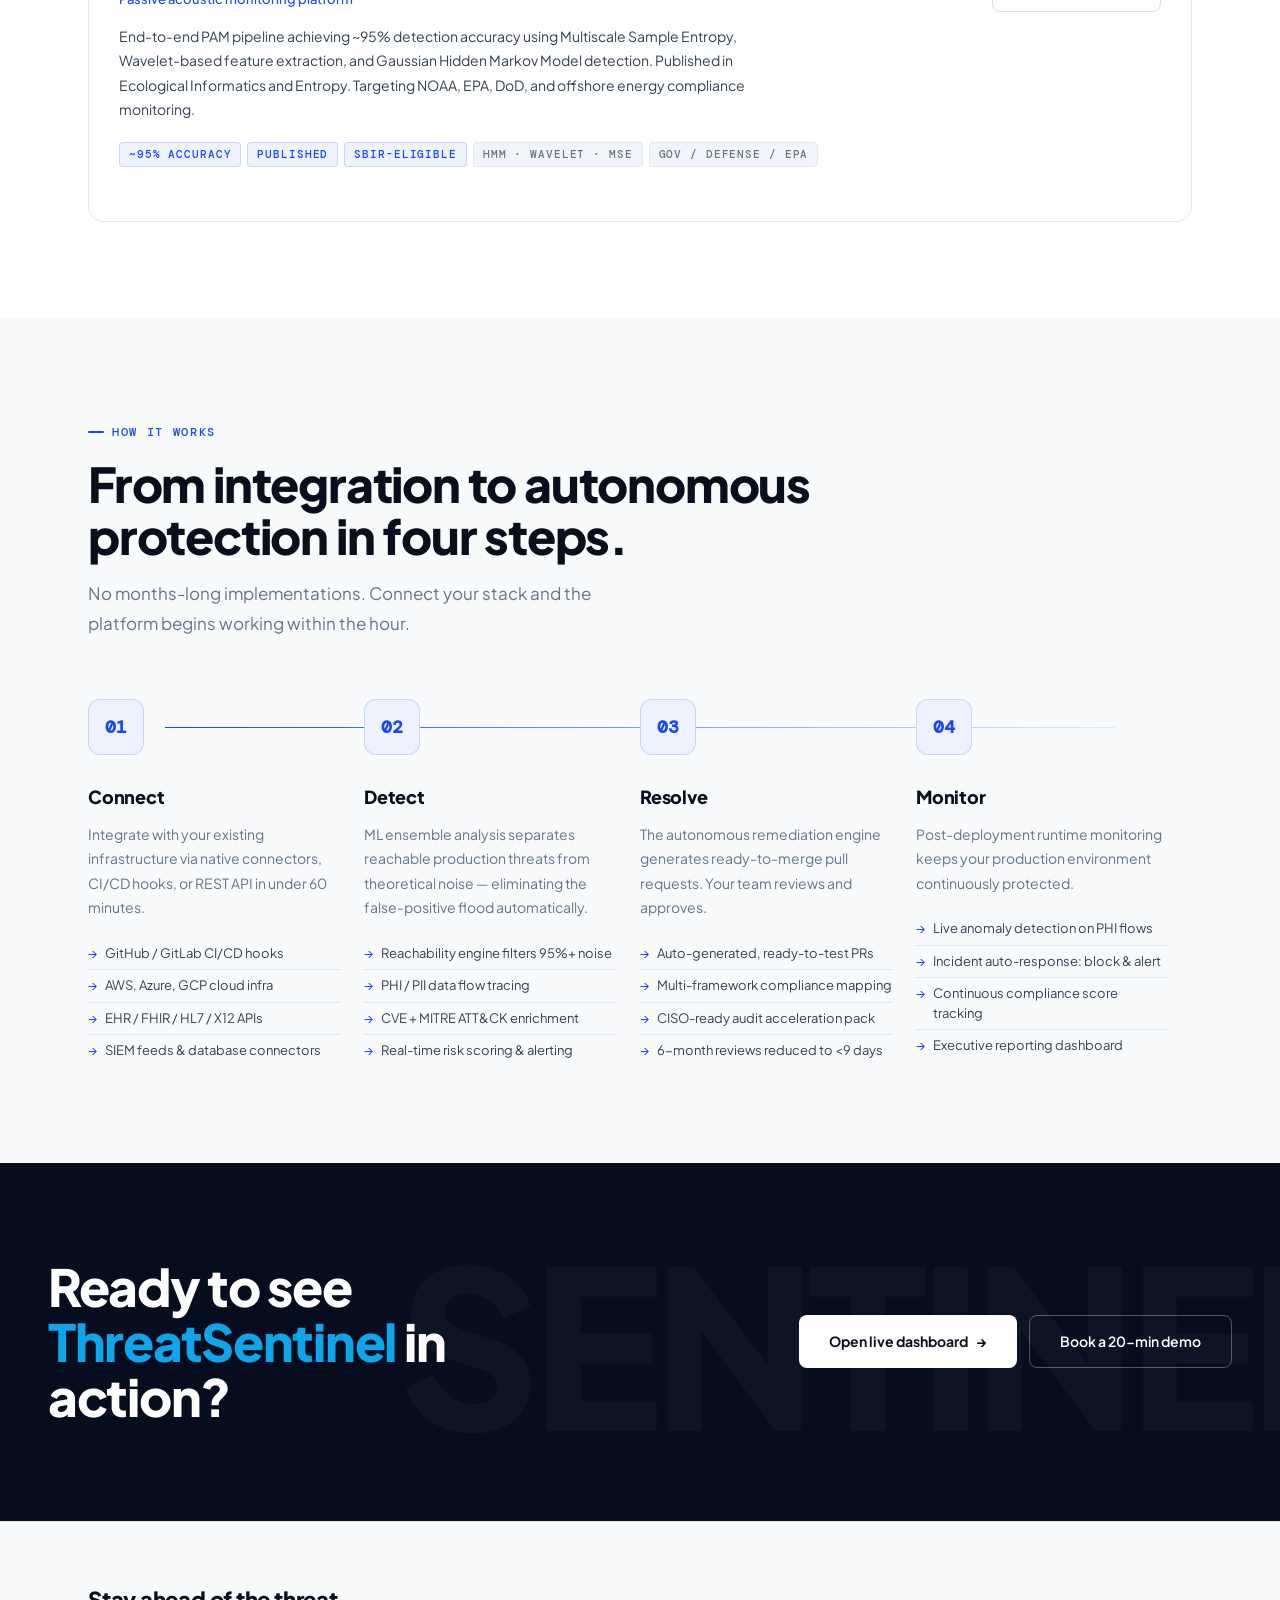
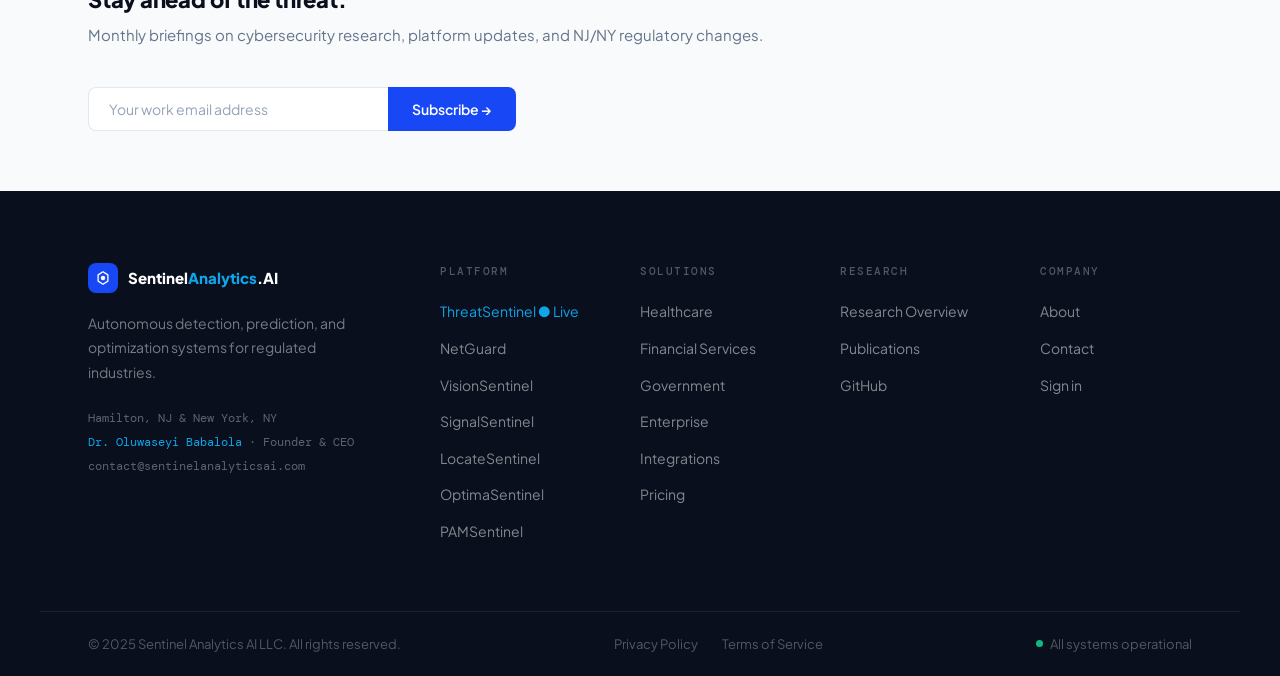
<file: platform.html>
<!DOCTYPE html>
<html lang="en">
<head>
<meta charset="UTF-8"><meta name="viewport" content="width=device-width, initial-scale=1.0">
<meta name="description" content="Sentinel Analytics AI Platform — Seven research-grade security and optimization modules.">
<title>Platform — Sentinel Analytics AI</title>
<link rel="preconnect" href="https://fonts.googleapis.com">
<link href="https://fonts.googleapis.com/css2?family=Plus+Jakarta+Sans:wght@300;400;500;600;700;800&family=DM+Mono:wght@400;500&display=swap" rel="stylesheet">
<link rel="stylesheet" href="css/styles.css">
<style>
/* Mobile Nav */
.hamburger{display:none;flex-direction:column;gap:5px;cursor:pointer;padding:8px 4px;border:none;background:none;z-index:600;flex-shrink:0}
.hamburger span{display:block;width:22px;height:2px;background:#0A0F1E;border-radius:2px;transition:all .2s}
.hamburger.open span:nth-child(1){transform:rotate(45deg) translate(5px,5px)}
.hamburger.open span:nth-child(2){opacity:0}
.hamburger.open span:nth-child(3){transform:rotate(-45deg) translate(5px,-5px)}
#mobile-nav{display:none;position:fixed;top:68px;left:0;right:0;bottom:0;background:#fff;z-index:490;flex-direction:column;padding:16px 24px 32px;overflow-y:auto;border-top:1px solid #E2E8F0;box-shadow:0 8px 32px rgba(10,15,30,.12)}
#mobile-nav.open{display:flex}
.mobile-nav-links{list-style:none;margin-bottom:24px;flex:1}
.mobile-nav-links li{border-bottom:1px solid #E2E8F0}
.mobile-nav-links a{display:flex;align-items:center;justify-content:space-between;padding:18px 4px;font-size:17px;font-weight:600;color:#0A0F1E;text-decoration:none}
.mobile-nav-links a:hover,.mobile-nav-links a.active{color:#1847F5}
.mobile-nav-links a::after{content:'›';font-size:22px;color:#CBD5E1;font-weight:300}
.mobile-nav-act{display:flex;flex-direction:column;gap:10px;padding-top:8px}
.mobile-nav-act a{display:flex;align-items:center;justify-content:center;padding:14px;font-size:15px;font-weight:600;border-radius:8px;text-decoration:none}
.mobile-nav-act a.btn-white{background:#fff;color:#0A0F1E;border:1px solid #E2E8F0}
.mobile-nav-act a.btn-blue{background:#1847F5;color:#fff}
@media(max-width:768px){.hamburger{display:flex}.nav-act{display:none}}
</style>
</head>
<body>
<nav id="nav"><div class="nav-in"><a href="index.html" class="nav-logo"><div class="nav-mark"><svg viewBox="0 0 18 18" fill="none"><path d="M9 2L14.5 5.5V12.5L9 16L3.5 12.5V5.5L9 2Z" stroke="#fff" stroke-width="1.5" stroke-linejoin="round"/><circle cx="9" cy="9" r="2.5" fill="#fff"/></svg></div><span class="nav-wordmark">Sentinel<span>Analytics</span>.AI</span></a><ul class="nav-links"><li><a href="platform.html" class="active">Platform</a></li><li><a href="integrations.html">Integrations</a></li><li><a href="markets.html">Markets</a></li><li><a href="research.html">Research</a></li><li><a href="pricing.html">Pricing</a></li><li><a href="contact.html">Contact</a></li></ul>    <button class="hamburger" id="hamburger" aria-label="Open menu" onclick="toggleMobileNav()"><span></span><span></span><span></span></button>
    <div class="nav-act"><a href="login.html" class="btn btn-white-sm">Sign in</a><a href="signup.html" class="btn btn-blue-sm">Start free <span class="arr">→</span></a></div></div></nav>
<div id="mobile-nav">
  <ul class="mobile-nav-links">
    <li><a href="platform.html" class="active">Platform</a></li>
    <li><a href="integrations.html">Integrations</a></li>
    <li><a href="markets.html">Markets</a></li>
    <li><a href="research.html">Research</a></li>
    <li><a href="pricing.html">Pricing</a></li>
    <li><a href="contact.html">Contact</a></li>
  </ul>
  <div class="mobile-nav-act">
    <a href="login.html" class="btn-white">Sign in</a>
    <a href="signup.html" class="btn-blue">Start free trial &#8594;</a>
  </div>
</div>
<!-- MOBILE NAV -->

<div class="page-hero">
  <div class="page-hero-in">
    <div class="page-hero-tag">The Sentinel Platform</div>
    <h1>Seven modules. One unified platform.</h1>
    <p>Each module is independently deployable, peer-reviewed, and production-ready. Start with the capability your team needs most and expand as your security posture matures.</p>
  </div>
</div>


<section class="sec">
  <div class="wrap">
    <div class="prod-grid">
      <div class="prod-card prod-flag rv d1">
        <div class="flag-top"></div>
        <div class="prod-idx">Module 01 — Flagship · Live Now</div>
        <div class="prod-name">ThreatSentinel</div>
        <div class="prod-tag">Autonomous network threat detection</div>
        <div class="prod-desc">ML ensemble — Isolation Forest, One-Class SVM, PCA Autoencoder — with real-time risk aggregation and dynamic entity scoring. Validated on CICIDS-2017 and UNSW-NB15. Live dashboard available today.</div>
        <div class="prod-chips"><span class="chip blue">Live</span><span class="chip blue">ML Ensemble</span><span class="chip blue">Anomaly Detection</span><span class="chip">CICIDS-2017</span><span class="chip">UNSW-NB15</span></div>
        <div style="font-size:13px;color:var(--mute);margin-bottom:10px">$299/mo · <span style="color:var(--green);font-weight:600">14-day free trial</span></div>
        <div style="display:flex;gap:10px;flex-wrap:wrap">
          <a href="signup.html" class="prod-lk" style="opacity:1;transform:none">Start free trial →</a>
          <a href="https://buy.stripe.com/test_7sY9AU8X2ekR0Fyakhew800" target="_blank" style="font-size:13px;font-weight:600;color:var(--mute);display:flex;align-items:center;gap:6px">Subscribe $299/mo →</a>
        </div>
      </div>
      <div class="prod-card rv d2">
        <div class="prod-idx">Module 02</div>
        <div class="prod-name">NetGuard</div>
        <div class="prod-tag">Network intrusion detection</div>
        <div class="prod-desc">ML-based NIDS for web application and network traffic. Feature extraction and classification models for anomalous activity across fintech, hospital networks, and enterprise perimeters.</div>
        <div class="prod-chips"><span class="chip">Coming soon</span><span class="chip blue">NIDS</span><span class="chip">Web App Security</span><span class="chip">Classification</span></div>
        <a href="contact.html" class="prod-lk">Join waitlist →</a>
      </div>
      <div class="prod-card rv d3">
        <div class="prod-idx">Module 03</div>
        <div class="prod-name">VisionSentinel</div>
        <div class="prod-tag">AI video surveillance detection</div>
        <div class="prod-desc">Anomaly detection in continuous HD video streams using AI-driven time-series analysis. Secures hospital entrances, data centers, trading floors, and government facilities without manual review.</div>
        <div class="prod-chips"><span class="chip">Coming soon</span><span class="chip blue">Video AI</span><span class="chip">Physical Security</span><span class="chip">Time-Series</span></div>
        <a href="contact.html" class="prod-lk">Join waitlist →</a>
      </div>
      <div class="prod-card rv d2">
        <div class="prod-idx">Module 04</div>
        <div class="prod-name">SignalSentinel</div>
        <div class="prod-tag">Signal decoding &amp; pattern recognition</div>
        <div class="prod-desc">Pattern detection and correction in noisy time-series and digital communications data. Validated for financial trading signals, medical device streams, and industrial IoT monitoring.</div>
        <div class="prod-chips"><span class="chip">Coming soon</span><span class="chip blue">Signal Processing</span><span class="chip">Pattern Recognition</span><span class="chip">IoT</span></div>
        <a href="contact.html" class="prod-lk">Join waitlist →</a>
      </div>
      <div class="prod-card rv d3">
        <div class="prod-idx">Module 05</div>
        <div class="prod-name">LocateSentinel</div>
        <div class="prod-tag">Wi-Fi asset localization system</div>
        <div class="prod-desc">ML-based device location estimation from Wi-Fi signal data using HMM-DMD temporal modeling. Hospital equipment tracking, secure campus localization, and warehouse management.</div>
        <div class="prod-chips"><span class="chip">Coming soon</span><span class="chip blue">HMM-DMD</span><span class="chip">Indoor Localization</span><span class="chip">Asset Tracking</span></div>
        <a href="contact.html" class="prod-lk">Join waitlist →</a>
      </div>
      <div class="prod-card rv d4">
        <div class="prod-idx">Module 06</div>
        <div class="prod-name">OptimaSentinel</div>
        <div class="prod-tag">Scheduling &amp; optimization engine</div>
        <div class="prod-desc">Priority-based conflict resolution for resource-constrained scheduling. Hospital staff scheduling, government ground station allocation, and enterprise IT task orchestration.</div>
        <div class="prod-chips"><span class="chip">Coming soon</span><span class="chip blue">Optimization</span><span class="chip">Scheduling</span><span class="chip">Systems Eng.</span></div>
        <a href="contact.html" class="prod-lk">Join waitlist →</a>
      </div>
      <div class="prod-card prod-wide rv">
        <div>
          <div class="prod-idx">Module 07 — SBIR Eligible · Peer-Reviewed &amp; Published</div>
          <div class="prod-name">PAMSentinel</div>
          <div class="prod-tag">Passive acoustic monitoring platform</div>
          <div class="prod-desc" style="max-width:640px">End-to-end PAM pipeline achieving ~95% detection accuracy using Multiscale Sample Entropy, Wavelet-based feature extraction, and Gaussian Hidden Markov Model detection. Published in Ecological Informatics and Entropy. Targeting NOAA, EPA, DoD, and offshore energy compliance monitoring.</div>
          <div class="prod-chips"><span class="chip blue">~95% Accuracy</span><span class="chip blue">Published</span><span class="chip blue">SBIR-Eligible</span><span class="chip">HMM · Wavelet · MSE</span><span class="chip">Gov / Defense / EPA</span></div>
        </div>
        <a href="contact.html" class="btn btn-outline" style="flex-shrink:0;margin-top:44px">Request briefing</a>
      </div>
    </div>
  </div>
</section>

<section class="sec sec-gray">
  <div class="wrap">
    <div class="sh rv">
      <div class="sh-tag">How it works</div>
      <h2 class="sh-title">From integration to autonomous<br>protection in four steps.</h2>
      <p class="sh-sub">No months-long implementations. Connect your stack and the platform begins working within the hour.</p>
    </div>
    <div class="steps">
      <div class="step rv d1"><div class="step-dot"><span>01</span></div><div class="step-title">Connect</div><div class="step-desc">Integrate with your existing infrastructure via native connectors, CI/CD hooks, or REST API in under 60 minutes.</div><ul class="step-list"><li>GitHub / GitLab CI/CD hooks</li><li>AWS, Azure, GCP cloud infra</li><li>EHR / FHIR / HL7 / X12 APIs</li><li>SIEM feeds &amp; database connectors</li></ul></div>
      <div class="step rv d2"><div class="step-dot"><span>02</span></div><div class="step-title">Detect</div><div class="step-desc">ML ensemble analysis separates reachable production threats from theoretical noise — eliminating the false-positive flood automatically.</div><ul class="step-list"><li>Reachability engine filters 95%+ noise</li><li>PHI / PII data flow tracing</li><li>CVE + MITRE ATT&amp;CK enrichment</li><li>Real-time risk scoring &amp; alerting</li></ul></div>
      <div class="step rv d3"><div class="step-dot"><span>03</span></div><div class="step-title">Resolve</div><div class="step-desc">The autonomous remediation engine generates ready-to-merge pull requests. Your team reviews and approves.</div><ul class="step-list"><li>Auto-generated, ready-to-test PRs</li><li>Multi-framework compliance mapping</li><li>CISO-ready audit acceleration pack</li><li>6-month reviews reduced to &lt;9 days</li></ul></div>
      <div class="step rv d4"><div class="step-dot"><span>04</span></div><div class="step-title">Monitor</div><div class="step-desc">Post-deployment runtime monitoring keeps your production environment continuously protected.</div><ul class="step-list"><li>Live anomaly detection on PHI flows</li><li>Incident auto-response: block &amp; alert</li><li>Continuous compliance score tracking</li><li>Executive reporting dashboard</li></ul></div>
    </div>
  </div>
</section>

<div class="cta"><div class="cta-in"><h2 class="cta-h">Ready to see <span>ThreatSentinel</span> in action?</h2><div class="cta-act"><a href="signup.html" class="btn btn-navy-white">Open live dashboard <span class="arr">→</span></a><a href="https://calendly.com/babalolaseyip/threatsentinel-platform-demo" target="_blank" class="btn btn-navy-ghost">Book a 20-min demo</a></div></div></div>

<div class="nl"><div class="nl-in"><div><div class="nl-h">Stay ahead of the threat.</div><p class="nl-sub">Monthly briefings on cybersecurity research, platform updates, and NJ/NY regulatory changes.</p></div><form class="nl-form" onsubmit="subFrm(event)"><input type="email" placeholder="Your work email address" required><button type="submit">Subscribe →</button></form></div></div>
<footer><div class="foot-main"><div><div class="foot-logo"><div class="foot-badge"><svg viewBox="0 0 18 18" width="16" height="16" fill="none"><path d="M9 2L14.5 5.5V12.5L9 16L3.5 12.5V5.5L9 2Z" stroke="#fff" stroke-width="1.5" stroke-linejoin="round"/><circle cx="9" cy="9" r="2.5" fill="#fff"/></svg></div><div class="foot-wm">Sentinel<span>Analytics</span>.AI</div></div><p class="foot-tag">Autonomous detection, prediction, and optimization systems for regulated industries.</p><div class="foot-hq">Hamilton, NJ &amp; New York, NY<br><span>Dr. Oluwaseyi Babalola</span> · Founder &amp; CEO<br>contact@sentinelanalyticsai.com</div></div><div><div class="foot-col-t">Platform</div><ul class="foot-links"><li><a href="platform.html" class="live">ThreatSentinel ● Live</a></li><li><a href="platform.html">NetGuard</a></li><li><a href="platform.html">VisionSentinel</a></li><li><a href="platform.html">SignalSentinel</a></li><li><a href="platform.html">LocateSentinel</a></li><li><a href="platform.html">OptimaSentinel</a></li><li><a href="platform.html">PAMSentinel</a></li></ul></div><div><div class="foot-col-t">Solutions</div><ul class="foot-links"><li><a href="markets.html">Healthcare</a></li><li><a href="markets.html">Financial Services</a></li><li><a href="markets.html">Government</a></li><li><a href="markets.html">Enterprise</a></li><li><a href="integrations.html">Integrations</a></li><li><a href="pricing.html">Pricing</a></li></ul></div><div><div class="foot-col-t">Research</div><ul class="foot-links"><li><a href="research.html">Research Overview</a></li><li><a href="https://babalolaseyip.github.io/babalola-portfolio/publications.html" target="_blank">Publications</a></li><li><a href="https://github.com/babalolaseyip/threat-sentinel" target="_blank">GitHub</a></li></ul></div><div><div class="foot-col-t">Company</div><ul class="foot-links"><li><a href="https://babalolaseyip.github.io/babalola-portfolio/" target="_blank">About</a></li><li><a href="contact.html">Contact</a></li><li><a href="contact.html">Sign in</a></li></ul></div></div><div class="foot-bot"><div class="foot-copy">© 2025 Sentinel Analytics AI LLC. All rights reserved.</div><div class="foot-legal"><a href="#">Privacy Policy</a><a href="#">Terms of Service</a></div><div class="foot-status"><span class="sdot"></span>All systems operational</div></div></footer>
<script>window.addEventListener("scroll",()=>{document.getElementById("nav").classList.toggle("scrolled",window.scrollY>30);},{passive:true});const ro=new IntersectionObserver(e=>{e.forEach(x=>{if(x.isIntersecting){x.target.classList.add("in");ro.unobserve(x.target);}});},{threshold:.1});document.querySelectorAll(".rv,.rvl,.rvr").forEach(el=>ro.observe(el));function subFrm(e){e.preventDefault();const b=e.target.querySelector("button");b.textContent="Subscribed ✓";b.style.background="#10B981";setTimeout(()=>{b.textContent="Subscribe →";b.style.background="";e.target.reset()},3000);}</script>
<script>
function toggleMobileNav(){
  var nav=document.getElementById('mobile-nav');
  var btn=document.getElementById('hamburger');
  if(!nav||!btn)return;
  var isOpen=nav.classList.contains('open');
  nav.classList.toggle('open');
  btn.classList.toggle('open');
  document.body.style.overflow=isOpen?'':'hidden';
}
document.addEventListener('click',function(e){
  var nav=document.getElementById('mobile-nav');
  var btn=document.getElementById('hamburger');
  if(!nav||!btn||!nav.classList.contains('open'))return;
  if(!nav.contains(e.target)&&!btn.contains(e.target)){
    nav.classList.remove('open');
    btn.classList.remove('open');
    document.body.style.overflow='';
  }
});
</script>
</body></html>
</file>
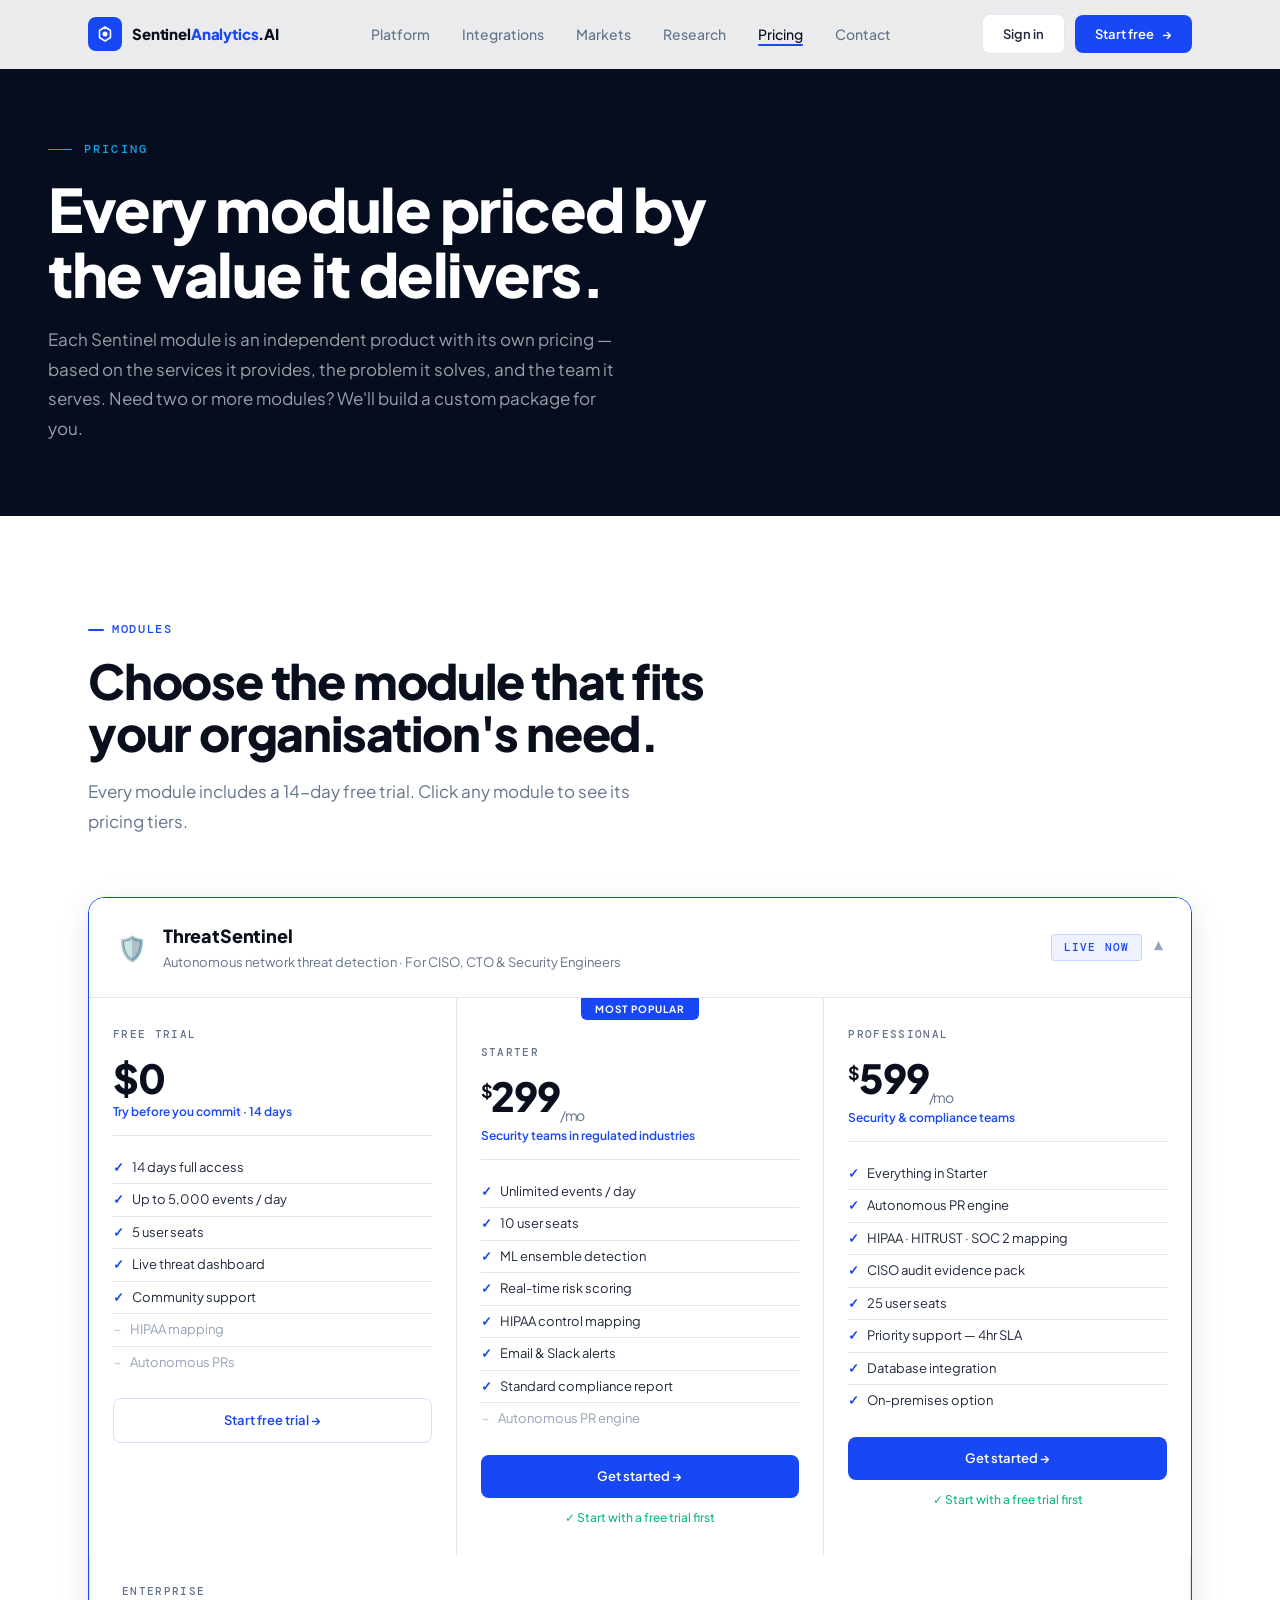
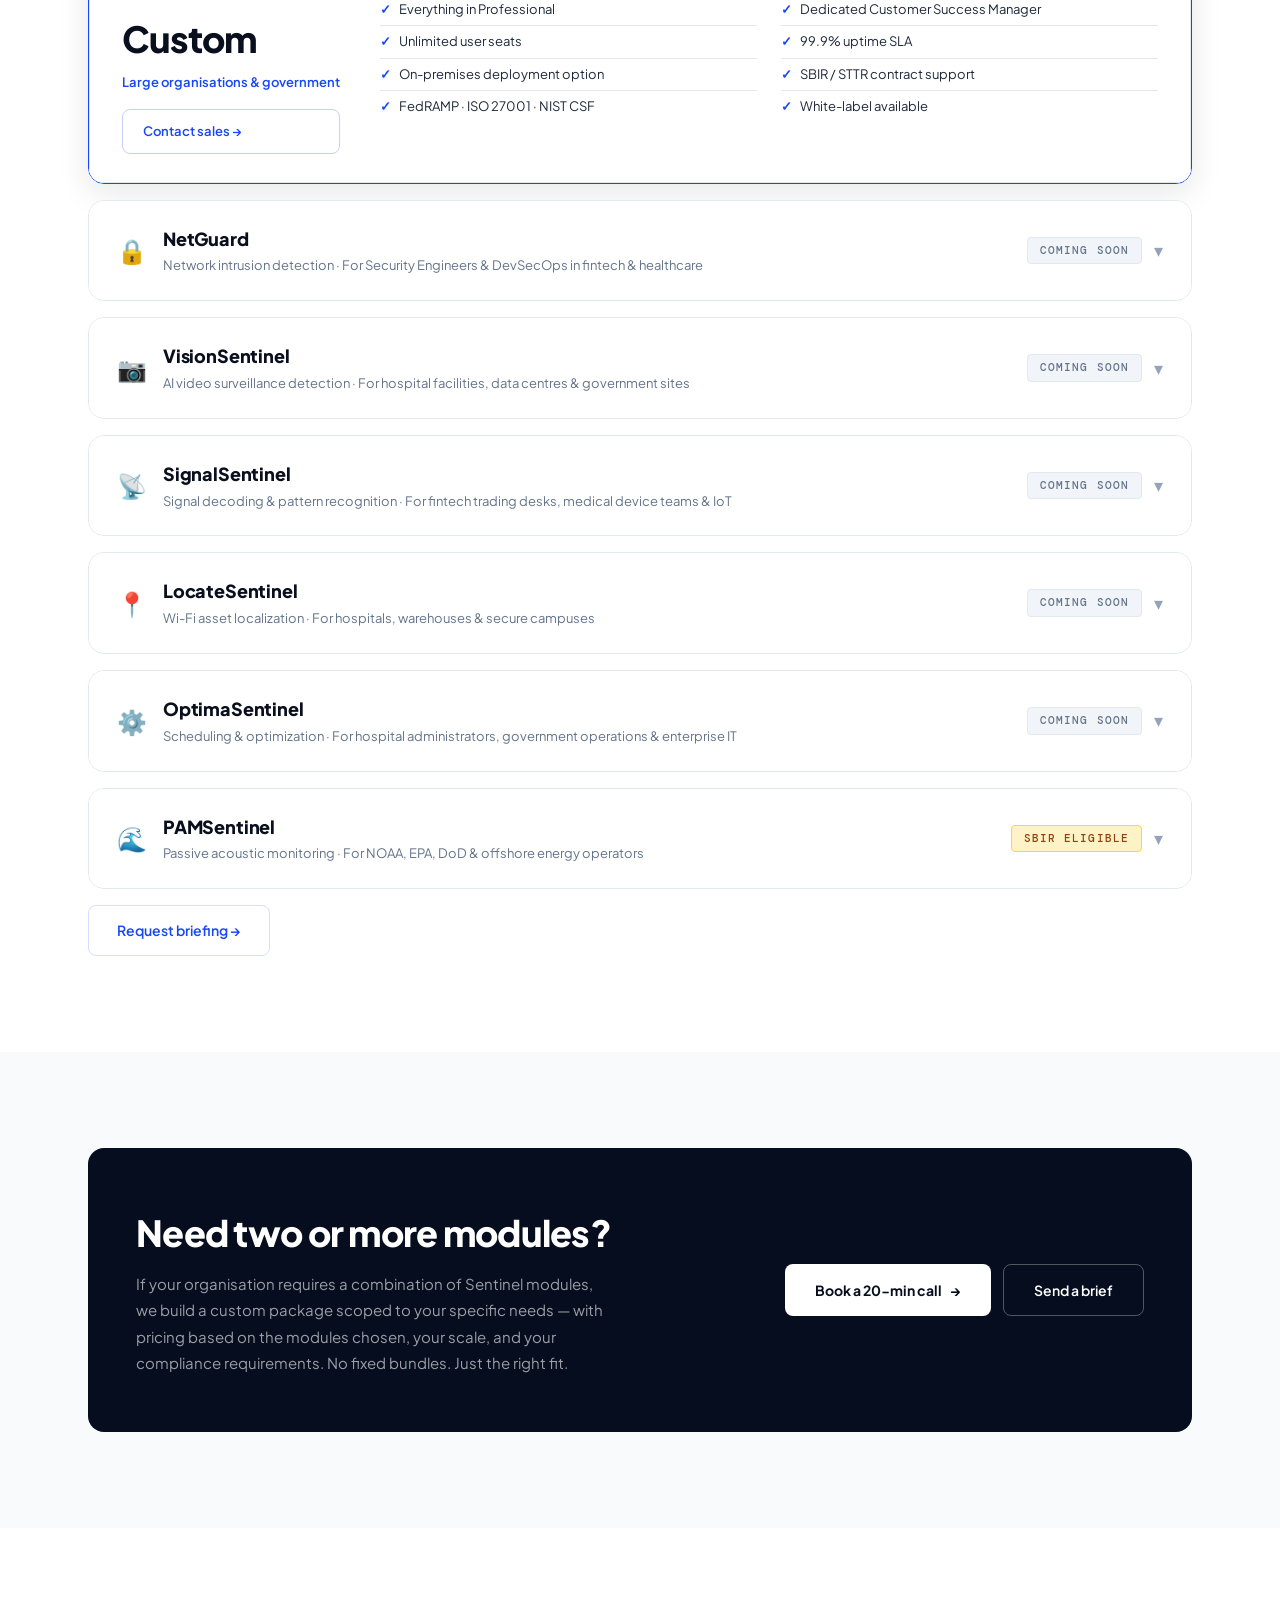
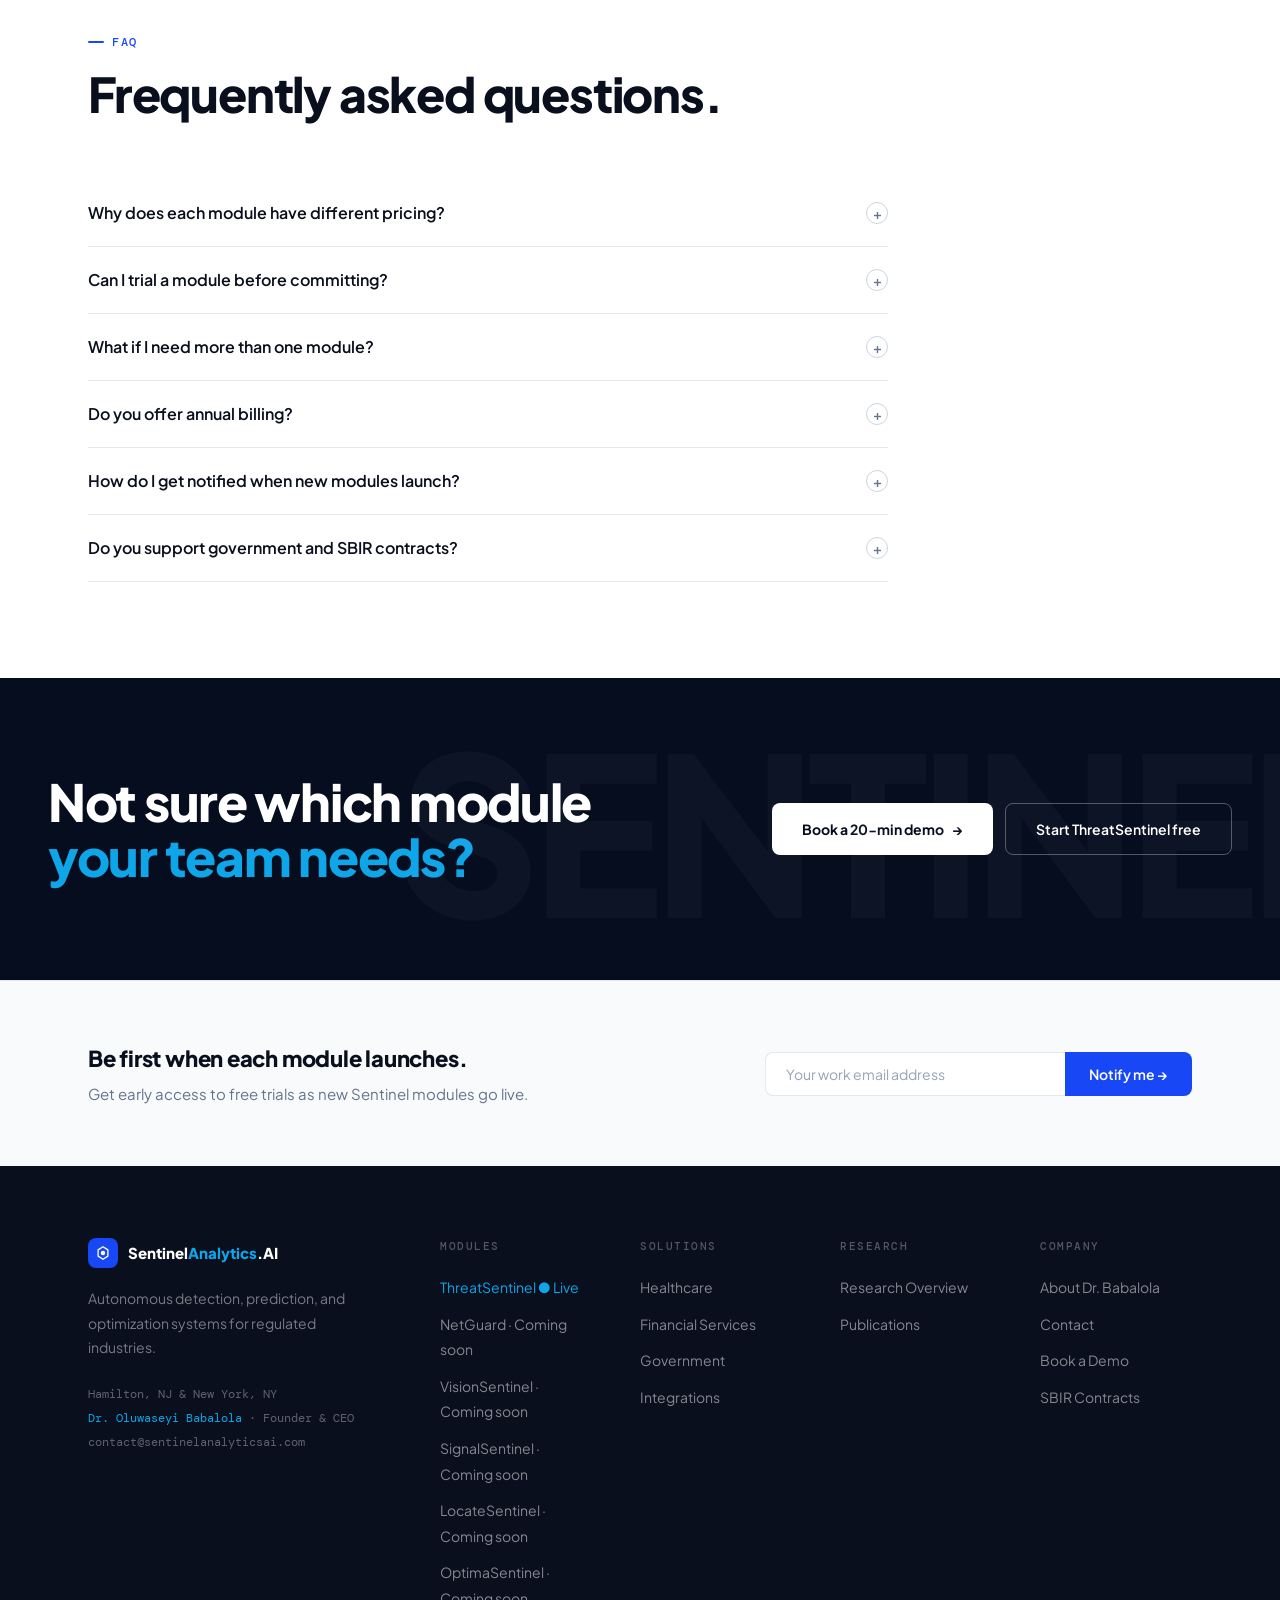
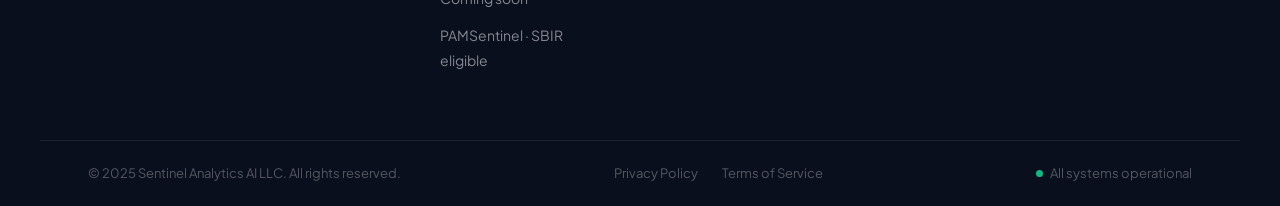
<file: pricing.html>
<!DOCTYPE html><html lang="en"><head><meta charset="UTF-8"><meta name="viewport" content="width=device-width,initial-scale=1.0"><meta name="description" content="Sentinel Analytics AI Pricing — Each module priced by the value it delivers."><title>Pricing — Sentinel Analytics AI</title><link rel="preconnect" href="https://fonts.googleapis.com"><link href="https://fonts.googleapis.com/css2?family=Plus+Jakarta+Sans:wght@300;400;500;600;700;800&family=DM+Mono:wght@400;500&display=swap" rel="stylesheet"><link rel="stylesheet" href="css/styles.css">
<style>
/* ── MODULE ACCORDION ── */
.module-section{border:1px solid var(--bdr);border-radius:var(--r16);overflow:hidden;margin-bottom:16px;transition:border-color .25s,box-shadow .25s}
.module-section.live{border-color:var(--blue);box-shadow:0 0 0 3px rgba(24,71,245,.07)}
.module-section.open{box-shadow:0 8px 32px rgba(10,15,30,.1)}
.module-header{display:flex;align-items:center;gap:16px;padding:24px 28px;cursor:pointer;background:#fff;user-select:none;transition:background .15s}
.module-header:hover{background:var(--surf)}
.mh-icon{font-size:24px;flex-shrink:0}
.mh-body{flex:1}
.mh-name{font-size:18px;font-weight:800;color:var(--ink);letter-spacing:-.01em;margin-bottom:2px}
.mh-tag{font-size:13px;color:var(--mute);font-weight:400}
.mh-right{display:flex;align-items:center;gap:12px;flex-shrink:0}
.mh-status{font-family:var(--mono);font-size:11px;font-weight:500;letter-spacing:.1em;text-transform:uppercase;padding:4px 12px;border-radius:4px}
.status-live{background:var(--blue-lt);color:var(--blue);border:1px solid var(--blue-bdr)}
.status-soon{background:var(--surf2);color:var(--mute);border:1px solid var(--bdr)}
.status-sbir{background:#FEF3C7;color:#92400E;border:1px solid #FCD34D}
.mh-chevron{font-size:18px;color:var(--mute2);transition:transform .25s}
.module-section.open .mh-chevron{transform:rotate(180deg)}
.module-body{display:none;border-top:1px solid var(--bdr);background:var(--surf)}
.module-section.open .module-body{display:block}

/* ── PRICING TIERS INSIDE MODULE ── */
.tier-grid{display:grid;gap:1px;background:var(--bdr)}
.tier-grid.cols3{grid-template-columns:repeat(3,1fr)}
.tier-grid.cols4{grid-template-columns:repeat(4,1fr)}
.tier-grid.cols2{grid-template-columns:repeat(2,1fr)}
.tier{background:#fff;padding:28px 24px;position:relative}
.tier-pop{position:absolute;top:0;left:50%;transform:translateX(-50%);font-size:10px;font-weight:700;letter-spacing:.1em;text-transform:uppercase;background:var(--blue);color:#fff;padding:3px 14px;border-radius:0 0 6px 6px}
.tier-label{font-family:var(--mono);font-size:11px;font-weight:500;letter-spacing:.12em;text-transform:uppercase;color:var(--mute);margin-bottom:14px}
.tier-price{font-size:40px;font-weight:800;color:var(--ink);line-height:1;letter-spacing:-.03em;margin-bottom:4px}
.tier-price sup{font-size:18px;vertical-align:super;line-height:0;font-weight:700}
.tier-price sub{font-size:14px;font-weight:400;color:var(--mute)}
.tier-who{font-size:12px;font-weight:600;color:var(--blue);margin-bottom:14px}
.tier-div{height:1px;background:var(--bdr);margin-bottom:16px}
.tier-feats{list-style:none;margin-bottom:20px}
.tier-feats li{font-size:13px;color:var(--ink2);padding:6px 0;border-bottom:1px solid var(--bdr);display:flex;align-items:flex-start;gap:8px;line-height:1.5}
.tier-feats li::before{content:'✓';color:var(--blue);font-weight:700;flex-shrink:0}
.tier-feats li:last-child{border:none}
.tier-feats li.off{color:var(--mute2)}
.tier-feats li.off::before{content:'–';color:var(--mute3)}
.tier-btn{display:block;text-align:center;padding:11px 16px;border-radius:var(--r8);font-size:13px;font-weight:600;transition:all .18s;text-decoration:none;border:none;cursor:pointer;font-family:var(--sans);width:100%}
.tier-btn.blue{background:var(--blue);color:#fff}
.tier-btn.blue:hover{background:var(--blue-h);transform:translateY(-1px)}
.tier-btn.outline{background:transparent;color:var(--blue);border:1.5px solid var(--blue-bdr)}
.tier-btn.outline:hover{background:var(--blue-lt)}
.tier-btn.ghost{background:var(--surf2);color:var(--mute);cursor:default}
.tier-trial{font-size:12px;color:var(--green);font-weight:500;text-align:center;margin-top:10px}

/* coming soon overlay */
.module-coming{padding:40px 28px;display:flex;align-items:center;justify-content:space-between;flex-wrap:wrap;gap:24px}
.mc-left h3{font-size:18px;font-weight:700;color:var(--ink);margin-bottom:6px}
.mc-left p{font-size:14px;color:var(--mute);max-width:480px;line-height:1.7}
.mc-price{font-family:var(--mono);font-size:13px;color:var(--mute2);margin-top:8px}

/* custom section */
.custom-card{background:var(--navy);border-radius:var(--r16);padding:56px 48px;display:flex;align-items:center;justify-content:space-between;gap:40px;flex-wrap:wrap}
.cc-h{font-size:clamp(24px,3vw,36px);font-weight:800;color:#fff;letter-spacing:-.02em;margin-bottom:10px}
.cc-sub{font-size:15px;color:rgba(255,255,255,.6);max-width:480px;line-height:1.75}
.cc-act{display:flex;gap:12px;flex-shrink:0;flex-wrap:wrap}

/* FAQ */
.faq-list{max-width:800px}.faq-item{border-bottom:1px solid var(--bdr)}.faq-q{width:100%;text-align:left;background:none;border:none;padding:22px 0;display:flex;justify-content:space-between;align-items:center;cursor:pointer;font-family:var(--sans);font-size:16px;font-weight:600;color:var(--ink);gap:16px;transition:color .2s}.faq-q:hover{color:var(--blue)}.faq-icon{width:22px;height:22px;border-radius:50%;border:1.5px solid var(--bdr2);display:flex;align-items:center;justify-content:center;flex-shrink:0;font-size:14px;color:var(--mute);transition:all .25s}.faq-item.open .faq-icon{background:var(--blue);border-color:var(--blue);color:#fff;transform:rotate(45deg)}.faq-a{font-size:15px;font-weight:400;line-height:1.75;color:var(--mute);padding-bottom:22px;display:none}.faq-item.open .faq-a{display:block}
@media(max-width:1024px){.tier-grid.cols4{grid-template-columns:1fr 1fr}}
@media(max-width:768px){.tier-grid.cols4,.tier-grid.cols3,.tier-grid.cols2{grid-template-columns:1fr}.custom-card{padding:40px 24px}.cc-act{width:100%}}
</style>
<style>
/* Mobile Nav */
.hamburger{display:none;flex-direction:column;gap:5px;cursor:pointer;padding:8px 4px;border:none;background:none;z-index:600;flex-shrink:0}
.hamburger span{display:block;width:22px;height:2px;background:#0A0F1E;border-radius:2px;transition:all .2s}
.hamburger.open span:nth-child(1){transform:rotate(45deg) translate(5px,5px)}
.hamburger.open span:nth-child(2){opacity:0}
.hamburger.open span:nth-child(3){transform:rotate(-45deg) translate(5px,-5px)}
#mobile-nav{display:none;position:fixed;top:68px;left:0;right:0;bottom:0;background:#fff;z-index:490;flex-direction:column;padding:16px 24px 32px;overflow-y:auto;border-top:1px solid #E2E8F0;box-shadow:0 8px 32px rgba(10,15,30,.12)}
#mobile-nav.open{display:flex}
.mobile-nav-links{list-style:none;margin-bottom:24px;flex:1}
.mobile-nav-links li{border-bottom:1px solid #E2E8F0}
.mobile-nav-links a{display:flex;align-items:center;justify-content:space-between;padding:18px 4px;font-size:17px;font-weight:600;color:#0A0F1E;text-decoration:none}
.mobile-nav-links a:hover,.mobile-nav-links a.active{color:#1847F5}
.mobile-nav-links a::after{content:'›';font-size:22px;color:#CBD5E1;font-weight:300}
.mobile-nav-act{display:flex;flex-direction:column;gap:10px;padding-top:8px}
.mobile-nav-act a{display:flex;align-items:center;justify-content:center;padding:14px;font-size:15px;font-weight:600;border-radius:8px;text-decoration:none}
.mobile-nav-act a.btn-white{background:#fff;color:#0A0F1E;border:1px solid #E2E8F0}
.mobile-nav-act a.btn-blue{background:#1847F5;color:#fff}
@media(max-width:768px){.hamburger{display:flex}.nav-act{display:none}}
</style>
</head>
<body>
<nav id="nav"><div class="nav-in"><a href="index.html" class="nav-logo"><div class="nav-mark"><svg viewBox="0 0 18 18" fill="none"><path d="M9 2L14.5 5.5V12.5L9 16L3.5 12.5V5.5L9 2Z" stroke="#fff" stroke-width="1.5" stroke-linejoin="round"/><circle cx="9" cy="9" r="2.5" fill="#fff"/></svg></div><span class="nav-wordmark">Sentinel<span>Analytics</span>.AI</span></a><ul class="nav-links"><li><a href="platform.html">Platform</a></li><li><a href="integrations.html">Integrations</a></li><li><a href="markets.html">Markets</a></li><li><a href="research.html">Research</a></li><li><a href="pricing.html" class="active">Pricing</a></li><li><a href="contact.html">Contact</a></li></ul>    <button class="hamburger" id="hamburger" aria-label="Open menu" onclick="toggleMobileNav()"><span></span><span></span><span></span></button>
    <div class="nav-act"><a href="login.html" class="btn btn-white-sm">Sign in</a><a href="signup.html" class="btn btn-blue-sm">Start free <span class="arr">→</span></a></div></div></nav>
<div id="mobile-nav">
  <ul class="mobile-nav-links">
    <li><a href="platform.html">Platform</a></li>
    <li><a href="integrations.html">Integrations</a></li>
    <li><a href="markets.html">Markets</a></li>
    <li><a href="research.html">Research</a></li>
    <li><a href="pricing.html" class="active">Pricing</a></li>
    <li><a href="contact.html">Contact</a></li>
  </ul>
  <div class="mobile-nav-act">
    <a href="login.html" class="btn-white">Sign in</a>
    <a href="signup.html" class="btn-blue">Start free trial &#8594;</a>
  </div>
</div>
<!-- MOBILE NAV -->


<div class="page-hero"><div class="page-hero-in"><div class="page-hero-tag">Pricing</div><h1>Every module priced by<br>the value it delivers.</h1><p>Each Sentinel module is an independent product with its own pricing — based on the services it provides, the problem it solves, and the team it serves. Need two or more modules? We'll build a custom package for you.</p></div></div>

<section class="sec">
  <div class="wrap">
    <div class="sh rv"><div class="sh-tag">Modules</div><h2 class="sh-title">Choose the module that fits<br>your organisation's need.</h2><p class="sh-sub">Every module includes a 14-day free trial. Click any module to see its pricing tiers.</p></div>

    <!-- ── MODULE 01: ThreatSentinel LIVE ── -->
    <div class="module-section live open rv" id="m-threat">
      <div class="module-header" onclick="toggleModule('m-threat')">
        <div class="mh-icon">🛡️</div>
        <div class="mh-body">
          <div class="mh-name">ThreatSentinel</div>
          <div class="mh-tag">Autonomous network threat detection · For CISO, CTO &amp; Security Engineers</div>
        </div>
        <div class="mh-right">
          <span class="mh-status status-live">Live now</span>
          <span class="mh-chevron">▾</span>
        </div>
      </div>
      <div class="module-body">
        <div class="tier-grid cols3" style="position:relative">
          
          <div class="tier">
            <div class="tier-label">Free Trial</div>
            <div class="tier-price">$0</div>
            <div class="tier-who">Try before you commit &middot; 14 days</div>
            <div class="tier-div"></div>
            <ul class="tier-feats"><li>14 days full access</li>
              <li>Up to 5,000 events / day</li>
              <li>5 user seats</li>
              <li>Live threat dashboard</li>
              <li>Community support</li>
              <li class="off">HIPAA mapping</li>
              <li class="off">Autonomous PRs</li></ul>
            <a href="signup.html?module=ThreatSentinel" class="tier-btn outline">Start free trial &rarr;</a>
          </div>
          <div class="tier" style="position:relative">
            <div class="tier-pop">Most popular</div>
            <div class="tier-label" style="margin-top:18px">Starter</div>
            <div class="tier-price"><sup>$</sup>299<sub>/mo</sub></div>
            <div class="tier-who">Security teams in regulated industries</div>
            <div class="tier-div"></div>
            <ul class="tier-feats"><li>Unlimited events / day</li>
              <li>10 user seats</li>
              <li>ML ensemble detection</li>
              <li>Real-time risk scoring</li>
              <li>HIPAA control mapping</li>
              <li>Email &amp; Slack alerts</li>
              <li>Standard compliance report</li>
              <li class="off">Autonomous PR engine</li></ul>
            <a href="https://buy.stripe.com/test_7sY9AU8X2ekR0Fyakhew800" target='_blank' class="tier-btn blue">Get started &rarr;</a>
            <div class="tier-trial">&#10003; Start with a free trial first</div>
          </div>
          <div class="tier">
            <div class="tier-label">Professional</div>
            <div class="tier-price"><sup>$</sup>599<sub>/mo</sub></div>
            <div class="tier-who">Security &amp; compliance teams</div>
            <div class="tier-div"></div>
            <ul class="tier-feats"><li>Everything in Starter</li>
              <li>Autonomous PR engine</li>
              <li>HIPAA &middot; HITRUST &middot; SOC 2 mapping</li>
              <li>CISO audit evidence pack</li>
              <li>25 user seats</li>
              <li>Priority support &mdash; 4hr SLA</li>
              <li>Database integration</li>
              <li>On-premises option</li></ul>
            <a href="https://buy.stripe.com/test_9B67sMddifoV73WfEBew802" target="_blank" class="tier-btn blue">Get started &rarr;</a>
            <div class="tier-trial">&#10003; Start with a free trial first
        </div>
          </div>
        </div>
        <div style="background:#fff;border:1px solid var(--bdr);border-top:none;padding:28px 32px;display:flex;align-items:center;gap:40px;flex-wrap:wrap">
          <div style="flex-shrink:0;min-width:180px">
            <div style="font-family:var(--mono);font-size:11px;font-weight:500;letter-spacing:.12em;text-transform:uppercase;color:var(--mute);margin-bottom:10px">Enterprise</div>
            <div style="font-size:36px;font-weight:800;color:var(--ink);letter-spacing:-.03em;margin-bottom:4px">Custom</div>
            <div style="font-size:13px;color:var(--blue);font-weight:600;margin-bottom:16px">Large organisations &amp; government</div>
            <a href="contact.html" class="tier-btn outline" style="display:inline-flex;align-items:center;gap:6px;padding:11px 20px;font-size:13px;border-radius:8px;border:1.5px solid rgba(24,71,245,.25);color:#1847F5;font-weight:600;text-decoration:none;white-space:nowrap">Contact sales &rarr;</a>
          </div>
          <div style="display:flex;gap:24px;flex:1;flex-wrap:wrap">
            <ul class="tier-feats" style="flex:1"><li>Everything in Professional</li><li>Unlimited user seats</li><li>On-premises deployment option</li><li>FedRAMP &middot; ISO 27001 &middot; NIST CSF</li></ul><ul class="tier-feats" style="flex:1"><li>Dedicated Customer Success Manager</li><li>99.9% uptime SLA</li><li>SBIR / STTR contract support</li><li>White-label available</li></ul>
          </div>
        </div>
      </div>
    </div>

    <!-- ── MODULE 02: NetGuard ── -->
    <div class="module-section rv d1" id="m-netguard">
      <div class="module-header" onclick="toggleModule('m-netguard')">
        <div class="mh-icon">🔒</div>
        <div class="mh-body">
          <div class="mh-name">NetGuard</div>
          <div class="mh-tag">Network intrusion detection · For Security Engineers &amp; DevSecOps in fintech &amp; healthcare</div>
        </div>
        <div class="mh-right">
          <span class="mh-status status-soon">Coming soon</span>
          <span class="mh-chevron">▾</span>
        </div>
      </div>
      <div class="module-body">
        <div class="tier-grid cols3" style="position:relative">
          <div style="position:absolute;inset:0;background:rgba(248,250,252,.85);z-index:2;display:flex;align-items:center;justify-content:center;border-radius:0 0 var(--r16) var(--r16)"><div style="text-align:center;padding:20px"><div style="font-family:var(--mono);font-size:11px;letter-spacing:.14em;text-transform:uppercase;color:var(--mute);margin-bottom:8px">Coming soon</div><a href="contact.html" class="btn btn-outline">Join waitlist &rarr;</a></div></div>
          <div class="tier">
            <div class="tier-label">Free Trial</div>
            <div class="tier-price">$0</div>
            <div class="tier-who">Try before you commit &middot; 14 days</div>
            <div class="tier-div"></div>
            <ul class="tier-feats"><li>14 days full access</li>
              <li>Up to 1,000 requests / day</li>
              <li>Basic intrusion detection</li>
              <li>5 user seats</li>
              <li class="off">Web app analysis</li>
              <li class="off">Compliance mapping</li></ul>
            <a href="signup.html?module=NetGuard" class="tier-btn outline">Join waitlist &rarr;</a>
          </div>
          <div class="tier" style="position:relative">
            <div class="tier-pop">Most popular</div>
            <div class="tier-label" style="margin-top:18px">Starter</div>
            <div class="tier-price"><sup>$</sup>299<sub>/mo</sub></div>
            <div class="tier-who">Security engineers in fintech &amp; healthcare</div>
            <div class="tier-div"></div>
            <ul class="tier-feats"><li>Unlimited traffic analysis</li>
              <li>ML-based NIDS</li>
              <li>Web application scanning</li>
              <li>OWASP Top 10 coverage</li>
              <li>10 user seats</li>
              <li>Email alerts</li>
              <li class="off">Custom rule engine</li></ul>
            <a href="contact.html"  class="tier-btn blue">Join waitlist &rarr;</a>
            <div class="tier-trial">&#10003; Start with a free trial first</div>
          </div>
          <div class="tier">
            <div class="tier-label">Professional</div>
            <div class="tier-price"><sup>$</sup>599<sub>/mo</sub></div>
            <div class="tier-who">Large networks &amp; regulated perimeters</div>
            <div class="tier-div"></div>
            <ul class="tier-feats"><li>Everything in Starter</li>
              <li>Custom rule engine</li>
              <li>PCAP analysis</li>
              <li>SIEM integration</li>
              <li>SOC 2 mapping</li>
              <li>25 user seats</li>
              <li>API access</li></ul>
            <a href="contact.html" class="tier-btn outline">Join waitlist &rarr;</a>
        </div>
        </div>
        <div style="background:#fff;border:1px solid var(--bdr);border-top:none;padding:28px 32px;display:flex;align-items:center;gap:40px;flex-wrap:wrap">
          <div style="flex-shrink:0;min-width:180px">
            <div style="font-family:var(--mono);font-size:11px;font-weight:500;letter-spacing:.12em;text-transform:uppercase;color:var(--mute);margin-bottom:10px">Enterprise</div>
            <div style="font-size:36px;font-weight:800;color:var(--ink);letter-spacing:-.03em;margin-bottom:4px">Custom</div>
            <div style="font-size:13px;color:var(--blue);font-weight:600;margin-bottom:16px">Large organisations &amp; government</div>
            <a href="contact.html" class="tier-btn outline" style="display:inline-flex;align-items:center;gap:6px;padding:11px 20px;font-size:13px;border-radius:8px;border:1.5px solid rgba(24,71,245,.25);color:#1847F5;font-weight:600;text-decoration:none;white-space:nowrap">Contact sales &rarr;</a>
          </div>
          <div style="display:flex;gap:24px;flex:1;flex-wrap:wrap">
            <ul class="tier-feats" style="flex:1"><li>Everything in Professional</li><li>Unlimited user seats</li><li>On-premises deployment option</li><li>Custom NIDS rule development</li></ul><ul class="tier-feats" style="flex:1"><li>SOC 2 Type II evidence pack</li><li>Dedicated CSM &amp; onboarding</li><li>99.9% uptime SLA</li><li>White-label available</li></ul>
          </div>
        </div>
      </div>
    </div>

    <!-- ── MODULE 03: VisionSentinel ── -->
    <div class="module-section rv d2" id="m-vision">
      <div class="module-header" onclick="toggleModule('m-vision')">
        <div class="mh-icon">📷</div>
        <div class="mh-body">
          <div class="mh-name">VisionSentinel</div>
          <div class="mh-tag">AI video surveillance detection · For hospital facilities, data centres &amp; government sites</div>
        </div>
        <div class="mh-right">
          <span class="mh-status status-soon">Coming soon</span>
          <span class="mh-chevron">▾</span>
        </div>
      </div>
      <div class="module-body">
        <div class="tier-grid cols3" style="position:relative">
          <div style="position:absolute;inset:0;background:rgba(248,250,252,.85);z-index:2;display:flex;align-items:center;justify-content:center;border-radius:0 0 var(--r16) var(--r16)"><div style="text-align:center;padding:20px"><div style="font-family:var(--mono);font-size:11px;letter-spacing:.14em;text-transform:uppercase;color:var(--mute);margin-bottom:8px">Coming soon</div><a href="contact.html" class="btn btn-outline">Join waitlist &rarr;</a></div></div>
          <div class="tier">
            <div class="tier-label">Free Trial</div>
            <div class="tier-price">$0</div>
            <div class="tier-who">Try before you commit &middot; 14 days</div>
            <div class="tier-div"></div>
            <ul class="tier-feats"><li>14 days full access</li>
              <li>Up to 2 camera feeds</li>
              <li>Basic anomaly detection</li>
              <li>5 user seats</li>
              <li class="off">Multi-site support</li>
              <li class="off">Compliance reporting</li></ul>
            <a href="signup.html?module=VisionSentinel" class="tier-btn outline">Join waitlist &rarr;</a>
          </div>
          <div class="tier" style="position:relative">
            <div class="tier-pop">Most popular</div>
            <div class="tier-label" style="margin-top:18px">Starter</div>
            <div class="tier-price"><sup>$</sup>299<sub>/mo</sub></div>
            <div class="tier-who">Facility managers &amp; physical security teams</div>
            <div class="tier-div"></div>
            <ul class="tier-feats"><li>Up to 10 camera feeds</li>
              <li>Real-time HD stream analysis</li>
              <li>AI anomaly detection</li>
              <li>Incident alerting</li>
              <li>7-day retention</li>
              <li>10 user seats</li>
              <li class="off">Multi-site management</li></ul>
            <a href="contact.html"  class="tier-btn blue">Join waitlist &rarr;</a>
            <div class="tier-trial">&#10003; Start with a free trial first</div>
          </div>
          <div class="tier">
            <div class="tier-label">Professional</div>
            <div class="tier-price"><sup>$</sup>599<sub>/mo</sub></div>
            <div class="tier-who">Hospitals, data centres &amp; government facilities</div>
            <div class="tier-div"></div>
            <ul class="tier-feats"><li>Everything in Starter</li>
              <li>Unlimited cameras</li>
              <li>Multi-site management</li>
              <li>30-day retention</li>
              <li>HIPAA / FedRAMP reporting</li>
              <li>25 user seats</li></ul>
            <a href="contact.html" class="tier-btn outline">Join waitlist &rarr;</a>
        </div>
        </div>
        <div style="background:#fff;border:1px solid var(--bdr);border-top:none;padding:28px 32px;display:flex;align-items:center;gap:40px;flex-wrap:wrap">
          <div style="flex-shrink:0;min-width:180px">
            <div style="font-family:var(--mono);font-size:11px;font-weight:500;letter-spacing:.12em;text-transform:uppercase;color:var(--mute);margin-bottom:10px">Enterprise</div>
            <div style="font-size:36px;font-weight:800;color:var(--ink);letter-spacing:-.03em;margin-bottom:4px">Custom</div>
            <div style="font-size:13px;color:var(--blue);font-weight:600;margin-bottom:16px">Large organisations &amp; government</div>
            <a href="contact.html" class="tier-btn outline" style="display:inline-flex;align-items:center;gap:6px;padding:11px 20px;font-size:13px;border-radius:8px;border:1.5px solid rgba(24,71,245,.25);color:#1847F5;font-weight:600;text-decoration:none;white-space:nowrap">Contact sales &rarr;</a>
          </div>
          <div style="display:flex;gap:24px;flex:1;flex-wrap:wrap">
            <ul class="tier-feats" style="flex:1"><li>Everything in Professional</li><li>Unlimited cameras &amp; sites</li><li>On-premises / air-gapped option</li><li>Custom AI model training</li></ul><ul class="tier-feats" style="flex:1"><li>Physical security compliance pack</li><li>Dedicated CSM</li><li>99.9% uptime SLA</li><li>White-label available</li></ul>
          </div>
        </div>
      </div>
    </div>

    <!-- ── MODULE 04: SignalSentinel ── -->
    <div class="module-section rv d3" id="m-signal">
      <div class="module-header" onclick="toggleModule('m-signal')">
        <div class="mh-icon">📡</div>
        <div class="mh-body">
          <div class="mh-name">SignalSentinel</div>
          <div class="mh-tag">Signal decoding &amp; pattern recognition · For fintech trading desks, medical device teams &amp; IoT</div>
        </div>
        <div class="mh-right">
          <span class="mh-status status-soon">Coming soon</span>
          <span class="mh-chevron">▾</span>
        </div>
      </div>
      <div class="module-body">
        <div class="tier-grid cols3" style="position:relative">
          <div style="position:absolute;inset:0;background:rgba(248,250,252,.85);z-index:2;display:flex;align-items:center;justify-content:center;border-radius:0 0 var(--r16) var(--r16)"><div style="text-align:center;padding:20px"><div style="font-family:var(--mono);font-size:11px;letter-spacing:.14em;text-transform:uppercase;color:var(--mute);margin-bottom:8px">Coming soon</div><a href="contact.html" class="btn btn-outline">Join waitlist &rarr;</a></div></div>
          <div class="tier">
            <div class="tier-label">Free Trial</div>
            <div class="tier-price">$0</div>
            <div class="tier-who">Try before you commit &middot; 14 days</div>
            <div class="tier-div"></div>
            <ul class="tier-feats"><li>14 days full access</li>
              <li>Up to 3 data streams</li>
              <li>Basic pattern detection</li>
              <li>5 user seats</li>
              <li class="off">Medical device streams</li></ul>
            <a href="signup.html?module=SignalSentinel" class="tier-btn outline">Join waitlist &rarr;</a>
          </div>
          <div class="tier" style="position:relative">
            <div class="tier-pop">Most popular</div>
            <div class="tier-label" style="margin-top:18px">Starter</div>
            <div class="tier-price"><sup>$</sup>299<sub>/mo</sub></div>
            <div class="tier-who">Trading desks, IoT &amp; medical device teams</div>
            <div class="tier-div"></div>
            <ul class="tier-feats"><li>Up to 20 data streams</li>
              <li>Real-time signal analysis</li>
              <li>Pattern detection engine</li>
              <li>Anomaly alerting</li>
              <li>10 user seats</li>
              <li class="off">Custom model tuning</li></ul>
            <a href="contact.html"  class="tier-btn blue">Join waitlist &rarr;</a>
            <div class="tier-trial">&#10003; Start with a free trial first</div>
          </div>
          <div class="tier">
            <div class="tier-label">Professional</div>
            <div class="tier-price"><sup>$</sup>599<sub>/mo</sub></div>
            <div class="tier-who">High-frequency trading &amp; enterprise IoT environments</div>
            <div class="tier-div"></div>
            <ul class="tier-feats"><li>Everything in Starter</li>
              <li>Unlimited streams</li>
              <li>Custom model tuning</li>
              <li>Medical device support</li>
              <li>Low-latency processing</li>
              <li>25 user seats</li></ul>
            <a href="contact.html" class="tier-btn outline">Join waitlist &rarr;</a>
        </div>
        </div>
        <div style="background:#fff;border:1px solid var(--bdr);border-top:none;padding:28px 32px;display:flex;align-items:center;gap:40px;flex-wrap:wrap">
          <div style="flex-shrink:0;min-width:180px">
            <div style="font-family:var(--mono);font-size:11px;font-weight:500;letter-spacing:.12em;text-transform:uppercase;color:var(--mute);margin-bottom:10px">Enterprise</div>
            <div style="font-size:36px;font-weight:800;color:var(--ink);letter-spacing:-.03em;margin-bottom:4px">Custom</div>
            <div style="font-size:13px;color:var(--blue);font-weight:600;margin-bottom:16px">Large organisations &amp; government</div>
            <a href="contact.html" class="tier-btn outline" style="display:inline-flex;align-items:center;gap:6px;padding:11px 20px;font-size:13px;border-radius:8px;border:1.5px solid rgba(24,71,245,.25);color:#1847F5;font-weight:600;text-decoration:none;white-space:nowrap">Contact sales &rarr;</a>
          </div>
          <div style="display:flex;gap:24px;flex:1;flex-wrap:wrap">
            <ul class="tier-feats" style="flex:1"><li>Everything in Professional</li><li>Unlimited data streams</li><li>Custom model development</li><li>Medical device compliance</li></ul><ul class="tier-feats" style="flex:1"><li>Industrial IoT integration</li><li>Dedicated CSM</li><li>99.9% uptime SLA</li><li>White-label available</li></ul>
          </div>
        </div>
      </div>
    </div>

    <!-- ── MODULE 05: LocateSentinel ── -->
    <div class="module-section rv d4" id="m-locate">
      <div class="module-header" onclick="toggleModule('m-locate')">
        <div class="mh-icon">📍</div>
        <div class="mh-body">
          <div class="mh-name">LocateSentinel</div>
          <div class="mh-tag">Wi-Fi asset localization · For hospitals, warehouses &amp; secure campuses</div>
        </div>
        <div class="mh-right">
          <span class="mh-status status-soon">Coming soon</span>
          <span class="mh-chevron">▾</span>
        </div>
      </div>
      <div class="module-body">
        <div class="tier-grid cols3" style="position:relative">
          <div style="position:absolute;inset:0;background:rgba(248,250,252,.85);z-index:2;display:flex;align-items:center;justify-content:center;border-radius:0 0 var(--r16) var(--r16)"><div style="text-align:center;padding:20px"><div style="font-family:var(--mono);font-size:11px;letter-spacing:.14em;text-transform:uppercase;color:var(--mute);margin-bottom:8px">Coming soon</div><a href="contact.html" class="btn btn-outline">Join waitlist &rarr;</a></div></div>
          <div class="tier">
            <div class="tier-label">Free Trial</div>
            <div class="tier-price">$0</div>
            <div class="tier-who">Try before you commit &middot; 14 days</div>
            <div class="tier-div"></div>
            <ul class="tier-feats"><li>14 days full access</li>
              <li>Up to 50 tracked assets</li>
              <li>1 facility</li>
              <li>5 user seats</li>
              <li class="off">Multi-floor mapping</li></ul>
            <a href="signup.html?module=LocateSentinel" class="tier-btn outline">Join waitlist &rarr;</a>
          </div>
          <div class="tier" style="position:relative">
            <div class="tier-pop">Most popular</div>
            <div class="tier-label" style="margin-top:18px">Starter</div>
            <div class="tier-price"><sup>$</sup>299<sub>/mo</sub></div>
            <div class="tier-who">Hospital asset managers &amp; warehouse teams</div>
            <div class="tier-div"></div>
            <ul class="tier-feats"><li>Up to 500 tracked assets</li>
              <li>1 multi-floor facility</li>
              <li>Real-time Wi-Fi localization</li>
              <li>Asset history &amp; reports</li>
              <li>Zone alerts</li>
              <li>10 user seats</li>
              <li class="off">Multi-facility</li></ul>
            <a href="contact.html"  class="tier-btn blue">Join waitlist &rarr;</a>
            <div class="tier-trial">&#10003; Start with a free trial first</div>
          </div>
          <div class="tier">
            <div class="tier-label">Professional</div>
            <div class="tier-price"><sup>$</sup>599<sub>/mo</sub></div>
            <div class="tier-who">Multi-site hospitals, campuses &amp; warehouses</div>
            <div class="tier-div"></div>
            <ul class="tier-feats"><li>Everything in Starter</li>
              <li>Unlimited assets</li>
              <li>Multi-facility support</li>
              <li>EHR / WMS integration</li>
              <li>Compliance tracking</li>
              <li>25 user seats</li></ul>
            <a href="contact.html" class="tier-btn outline">Join waitlist &rarr;</a>
        </div>
        </div>
        <div style="background:#fff;border:1px solid var(--bdr);border-top:none;padding:28px 32px;display:flex;align-items:center;gap:40px;flex-wrap:wrap">
          <div style="flex-shrink:0;min-width:180px">
            <div style="font-family:var(--mono);font-size:11px;font-weight:500;letter-spacing:.12em;text-transform:uppercase;color:var(--mute);margin-bottom:10px">Enterprise</div>
            <div style="font-size:36px;font-weight:800;color:var(--ink);letter-spacing:-.03em;margin-bottom:4px">Custom</div>
            <div style="font-size:13px;color:var(--blue);font-weight:600;margin-bottom:16px">Large organisations &amp; government</div>
            <a href="contact.html" class="tier-btn outline" style="display:inline-flex;align-items:center;gap:6px;padding:11px 20px;font-size:13px;border-radius:8px;border:1.5px solid rgba(24,71,245,.25);color:#1847F5;font-weight:600;text-decoration:none;white-space:nowrap">Contact sales &rarr;</a>
          </div>
          <div style="display:flex;gap:24px;flex:1;flex-wrap:wrap">
            <ul class="tier-feats" style="flex:1"><li>Everything in Professional</li><li>Unlimited assets &amp; facilities</li><li>On-premises deployment</li><li>Custom zone &amp; map integration</li></ul><ul class="tier-feats" style="flex:1"><li>Healthcare asset compliance</li><li>Dedicated CSM</li><li>99.9% uptime SLA</li><li>White-label available</li></ul>
          </div>
        </div>
      </div>
    </div>

    <!-- ── MODULE 06: OptimaSentinel ── -->
    <div class="module-section rv d5" id="m-optima">
      <div class="module-header" onclick="toggleModule('m-optima')">
        <div class="mh-icon">⚙️</div>
        <div class="mh-body">
          <div class="mh-name">OptimaSentinel</div>
          <div class="mh-tag">Scheduling &amp; optimization · For hospital administrators, government operations &amp; enterprise IT</div>
        </div>
        <div class="mh-right">
          <span class="mh-status status-soon">Coming soon</span>
          <span class="mh-chevron">▾</span>
        </div>
      </div>
      <div class="module-body">
        <div class="tier-grid cols3" style="position:relative">
          <div style="position:absolute;inset:0;background:rgba(248,250,252,.85);z-index:2;display:flex;align-items:center;justify-content:center;border-radius:0 0 var(--r16) var(--r16)"><div style="text-align:center;padding:20px"><div style="font-family:var(--mono);font-size:11px;letter-spacing:.14em;text-transform:uppercase;color:var(--mute);margin-bottom:8px">Coming soon</div><a href="contact.html" class="btn btn-outline">Join waitlist &rarr;</a></div></div>
          <div class="tier">
            <div class="tier-label">Free Trial</div>
            <div class="tier-price">$0</div>
            <div class="tier-who">Try before you commit &middot; 14 days</div>
            <div class="tier-div"></div>
            <ul class="tier-feats"><li>14 days full access</li>
              <li>Up to 20 resources</li>
              <li>Basic scheduling</li>
              <li>5 user seats</li>
              <li class="off">Conflict resolution</li></ul>
            <a href="signup.html?module=OptimaSentinel" class="tier-btn outline">Join waitlist &rarr;</a>
          </div>
          <div class="tier" style="position:relative">
            <div class="tier-pop">Most popular</div>
            <div class="tier-label" style="margin-top:18px">Starter</div>
            <div class="tier-price"><sup>$</sup>299<sub>/mo</sub></div>
            <div class="tier-who">Hospital admins, operations &amp; IT teams</div>
            <div class="tier-div"></div>
            <ul class="tier-feats"><li>Up to 200 resources</li>
              <li>Priority-based scheduling</li>
              <li>Conflict resolution</li>
              <li>REST API access</li>
              <li>10 user seats</li>
              <li>Export &amp; reporting</li>
              <li class="off">AI optimisation</li></ul>
            <a href="contact.html"  class="tier-btn blue">Join waitlist &rarr;</a>
            <div class="tier-trial">&#10003; Start with a free trial first</div>
          </div>
          <div class="tier">
            <div class="tier-label">Professional</div>
            <div class="tier-price"><sup>$</sup>599<sub>/mo</sub></div>
            <div class="tier-who">Government operations &amp; large enterprise IT</div>
            <div class="tier-div"></div>
            <ul class="tier-feats"><li>Everything in Starter</li>
              <li>Unlimited resources</li>
              <li>AI-powered optimisation</li>
              <li>Multi-department</li>
              <li>Ground station allocation</li>
              <li>25 user seats</li></ul>
            <a href="contact.html" class="tier-btn outline">Join waitlist &rarr;</a>
        </div>
        </div>
        <div style="background:#fff;border:1px solid var(--bdr);border-top:none;padding:28px 32px;display:flex;align-items:center;gap:40px;flex-wrap:wrap">
          <div style="flex-shrink:0;min-width:180px">
            <div style="font-family:var(--mono);font-size:11px;font-weight:500;letter-spacing:.12em;text-transform:uppercase;color:var(--mute);margin-bottom:10px">Enterprise</div>
            <div style="font-size:36px;font-weight:800;color:var(--ink);letter-spacing:-.03em;margin-bottom:4px">Custom</div>
            <div style="font-size:13px;color:var(--blue);font-weight:600;margin-bottom:16px">Large organisations &amp; government</div>
            <a href="contact.html" class="tier-btn outline" style="display:inline-flex;align-items:center;gap:6px;padding:11px 20px;font-size:13px;border-radius:8px;border:1.5px solid rgba(24,71,245,.25);color:#1847F5;font-weight:600;text-decoration:none;white-space:nowrap">Contact sales &rarr;</a>
          </div>
          <div style="display:flex;gap:24px;flex:1;flex-wrap:wrap">
            <ul class="tier-feats" style="flex:1"><li>Everything in Professional</li><li>Unlimited resources &amp; departments</li><li>Custom constraint modelling</li><li>Government procurement support</li></ul><ul class="tier-feats" style="flex:1"><li>Audit trail &amp; compliance</li><li>Dedicated CSM</li><li>99.9% uptime SLA</li><li>White-label available</li></ul>
          </div>
        </div>
      </div>
    </div>

    <!-- ── MODULE 07: PAMSentinel ── -->
    <div class="module-section rv d6" id="m-pam">
      <div class="module-header" onclick="toggleModule('m-pam')">
        <div class="mh-icon">🌊</div>
        <div class="mh-body">
          <div class="mh-name">PAMSentinel</div>
          <div class="mh-tag">Passive acoustic monitoring · For NOAA, EPA, DoD &amp; offshore energy operators</div>
        </div>
        <div class="mh-right">
          <span class="mh-status status-sbir">SBIR eligible</span>
          <span class="mh-chevron">▾</span>
        </div>
      </div>
      <div class="module-body">
        <div class="tier-grid cols3" style="position:relative">
          <div style="position:absolute;inset:0;background:rgba(248,250,252,.85);z-index:2;display:flex;align-items:center;justify-content:center;border-radius:0 0 var(--r16) var(--r16)"><div style="text-align:center;padding:20px"><div style="font-family:var(--mono);font-size:11px;letter-spacing:.14em;text-transform:uppercase;color:var(--mute);margin-bottom:8px">SBIR eligible · Contact for pricing</div><a href="mailto:contact@sentinelanalyticsai.com?subject=PAMSentinel Briefing" class="btn btn-outline">Request briefing &rarr;</a></div></div>
          <div class="tier">
            <div class="tier-label">Free Trial</div>
            <div class="tier-price">$0</div>
            <div class="tier-who">Try before you commit &middot; 14 days</div>
            <div class="tier-div"></div>
            <ul class="tier-feats"><li>14 days full access</li><li>1 monitoring site</li><li>Basic acoustic detection</li><li>Community support</li><li class="off">SBIR reporting</li></ul>
            <a href="mailto:contact@sentinelanalyticsai.com?subject=PAMSentinel Trial" class="tier-btn outline">Request trial &rarr;</a>
          </div>
          <div class="tier" style="position:relative">
            <div class="tier-pop">Most popular</div>
            <div class="tier-label" style="margin-top:18px">Starter</div>
            <div class="tier-price"><sup>$</sup>299<sub>/mo</sub></div>
            <div class="tier-who">Commercial offshore &amp; environmental operators</div>
            <div class="tier-div"></div>
            <ul class="tier-feats"><li>1 monitoring site</li><li>~95% detection accuracy</li><li>Wavelet feature extraction</li><li>Gaussian HMM detection</li><li>Standard compliance reports</li><li>10 user seats</li></ul>
            <a href="contact.html" class="tier-btn blue">Request access &rarr;</a>
          </div>
          <div class="tier">
            <div class="tier-label">Professional</div>
            <div class="tier-price"><sup>$</sup>599<sub>/mo</sub></div>
            <div class="tier-who">NOAA, EPA, DoD &amp; offshore energy companies</div>
            <div class="tier-div"></div>
            <ul class="tier-feats"><li>Everything in Starter</li><li>Unlimited monitoring sites</li><li>SBIR-compliant reporting</li><li>FedRAMP / DoD documentation</li><li>Multi-species detection</li><li>Government contract support</li></ul>
            <a href="contact.html" class="tier-btn outline">Join waitlist &rarr;</a>
        </div>
        </div>
        <div style="background:#fff;border:1px solid var(--bdr);border-top:none;padding:28px 32px;display:flex;align-items:center;gap:40px;flex-wrap:wrap">
          <div style="flex-shrink:0;min-width:180px">
            <div style="font-family:var(--mono);font-size:11px;font-weight:500;letter-spacing:.12em;text-transform:uppercase;color:var(--mute);margin-bottom:10px">Enterprise</div>
            <div style="font-size:36px;font-weight:800;color:var(--ink);letter-spacing:-.03em;margin-bottom:4px">Custom</div>
            <div style="font-size:13px;color:var(--blue);font-weight:600;margin-bottom:16px">Large organisations &amp; government</div>
            <a href="contact.html" class="tier-btn outline" style="display:inline-flex;align-items:center;gap:6px;padding:11px 20px;font-size:13px;border-radius:8px;border:1.5px solid rgba(24,71,245,.25);color:#1847F5;font-weight:600;text-decoration:none;white-space:nowrap">Contact sales &rarr;</a>
          </div>
          <div style="display:flex;gap:24px;flex:1;flex-wrap:wrap">
            <ul class="tier-feats" style="flex:1"><li>Everything in Professional</li><li>Unlimited monitoring sites</li><li>SBIR Phase I/II documentation</li><li>DoD &middot; NOAA &middot; DHS compliance pack</li></ul><ul class="tier-feats" style="flex:1"><li>Custom species model training</li><li>Dedicated CSM</li><li>SAM.gov procurement support</li><li>White-label available</li></ul>
          </div>
        </div>
      </div>
          </div>
          <a href="mailto:contact@sentinelanalyticsai.com?subject=PAMSentinel Briefing Request" class="btn btn-outline">Request briefing →</a>
        </div>
      </div>
    </div>

  </div>
</section>

<!-- CUSTOM / MULTI-MODULE -->
<section class="sec sec-gray">
  <div class="wrap">
    <div class="custom-card rv">
      <div>
        <div class="cc-h">Need two or more modules?</div>
        <p class="cc-sub">If your organisation requires a combination of Sentinel modules, we build a custom package scoped to your specific needs — with pricing based on the modules chosen, your scale, and your compliance requirements. No fixed bundles. Just the right fit.</p>
      </div>
      <div class="cc-act">
        <a href="https://calendly.com/babalolaseyip/threatsentinel-platform-demo" target="_blank" class="btn btn-navy-white">Book a 20-min call <span class="arr">→</span></a>
        <a href="contact.html" class="btn btn-navy-ghost">Send a brief</a>
      </div>
    </div>
  </div>
</section>

<!-- FAQ -->
<section class="sec">
  <div class="wrap">
    <div class="sh rv"><div class="sh-tag">FAQ</div><h2 class="sh-title">Frequently asked questions.</h2></div>
    <div class="faq-list rv">
      <div class="faq-item"><button class="faq-q" onclick="toggleFaq(this)">Why does each module have different pricing?<span class="faq-icon">+</span></button><div class="faq-a">Each module solves a distinct problem for a specific team in a specific industry. The pricing reflects the value delivered, the complexity of the technology, and the cost of compliance requirements involved. VisionSentinel pricing accounts for camera scale and storage, while PAMSentinel is priced around monitoring sites and government procurement. A flat per-module price would undervalue some and overcharge for others.</div></div>
      <div class="faq-item"><button class="faq-q" onclick="toggleFaq(this)">Can I trial a module before committing?<span class="faq-icon">+</span></button><div class="faq-a">Yes. Every module launches with a 14-day free trial — no credit card required. ThreatSentinel is available to trial right now. As each new module launches, its trial becomes available independently, even if you're already a paying subscriber to another module.</div></div>
      <div class="faq-item"><button class="faq-q" onclick="toggleFaq(this)">What if I need more than one module?<span class="faq-icon">+</span></button><div class="faq-a">Multi-module deployments are handled as custom packages. We scope the right combination based on your organisation's needs, infrastructure, and compliance requirements — and price it accordingly. Book a call or send us a brief and we'll come back to you within one business day.</div></div>
      <div class="faq-item"><button class="faq-q" onclick="toggleFaq(this)">Do you offer annual billing?<span class="faq-icon">+</span></button><div class="faq-a">Yes. Annual billing saves 20% on all individual module subscriptions. Annual custom packages for multi-module deployments are negotiated directly. Contact us for annual pricing on any plan.</div></div>
      <div class="faq-item"><button class="faq-q" onclick="toggleFaq(this)">How do I get notified when new modules launch?<span class="faq-icon">+</span></button><div class="faq-a">Subscribe to our newsletter below, or click "Join waitlist" on any coming-soon module — we'll email you the moment the free trial goes live, with early access before public launch.</div></div>
      <div class="faq-item"><button class="faq-q" onclick="toggleFaq(this)">Do you support government and SBIR contracts?<span class="faq-icon">+</span></button><div class="faq-a">Yes. PAMSentinel and ThreatSentinel are SBIR-eligible through DoD, NOAA, and DHS. We can structure contracts for government procurement including SAM.gov registration, CAGE codes, and BAA/SBIR Phase I/II proposals. Contact us directly for a government contract discussion.</div></div>
    </div>
  </div>
</section>

<div class="cta"><div class="cta-in"><h2 class="cta-h">Not sure which module<br><span>your team needs?</span></h2><div class="cta-act"><a href="https://calendly.com/babalolaseyip/threatsentinel-platform-demo" target="_blank" class="btn btn-navy-white">Book a 20-min demo <span class="arr">→</span></a><a href="signup.html" class="btn btn-navy-ghost">Start ThreatSentinel free</a></div></div></div>

<div class="nl"><div class="nl-in"><div><div class="nl-h">Be first when each module launches.</div><p class="nl-sub">Get early access to free trials as new Sentinel modules go live.</p></div><form class="nl-form" onsubmit="subFrm(event)"><input type="email" placeholder="Your work email address" required><button type="submit">Notify me →</button></form></div></div>
<footer><div class="foot-main"><div><div class="foot-logo"><div class="foot-badge"><svg viewBox="0 0 18 18" width="16" height="16" fill="none"><path d="M9 2L14.5 5.5V12.5L9 16L3.5 12.5V5.5L9 2Z" stroke="#fff" stroke-width="1.5" stroke-linejoin="round"/><circle cx="9" cy="9" r="2.5" fill="#fff"/></svg></div><div class="foot-wm">Sentinel<span>Analytics</span>.AI</div></div><p class="foot-tag">Autonomous detection, prediction, and optimization systems for regulated industries.</p><div class="foot-hq">Hamilton, NJ &amp; New York, NY<br><span>Dr. Oluwaseyi Babalola</span> · Founder &amp; CEO<br>contact@sentinelanalyticsai.com</div></div><div><div class="foot-col-t">Modules</div><ul class="foot-links"><li><a href="pricing.html" class="live">ThreatSentinel ● Live</a></li><li><a href="pricing.html">NetGuard · Coming soon</a></li><li><a href="pricing.html">VisionSentinel · Coming soon</a></li><li><a href="pricing.html">SignalSentinel · Coming soon</a></li><li><a href="pricing.html">LocateSentinel · Coming soon</a></li><li><a href="pricing.html">OptimaSentinel · Coming soon</a></li><li><a href="pricing.html">PAMSentinel · SBIR eligible</a></li></ul></div><div><div class="foot-col-t">Solutions</div><ul class="foot-links"><li><a href="markets.html">Healthcare</a></li><li><a href="markets.html">Financial Services</a></li><li><a href="markets.html">Government</a></li><li><a href="integrations.html">Integrations</a></li></ul></div><div><div class="foot-col-t">Research</div><ul class="foot-links"><li><a href="research.html">Research Overview</a></li><li><a href="https://babalolaseyip.github.io/babalola-portfolio/publications.html" target="_blank">Publications</a></li></ul></div><div><div class="foot-col-t">Company</div><ul class="foot-links"><li><a href="https://babalolaseyip.github.io/babalola-portfolio/" target="_blank">About Dr. Babalola</a></li><li><a href="contact.html">Contact</a></li><li><a href="contact.html">Book a Demo</a></li><li><a href="contact.html">SBIR Contracts</a></li></ul></div></div><div class="foot-bot"><div class="foot-copy">© 2025 Sentinel Analytics AI LLC. All rights reserved.</div><div class="foot-legal"><a href="#">Privacy Policy</a><a href="#">Terms of Service</a></div><div class="foot-status"><span class="sdot"></span>All systems operational</div></div></footer>
<script>
window.addEventListener("scroll",()=>{document.getElementById("nav").classList.toggle("scrolled",window.scrollY>30);},{passive:true});
const ro=new IntersectionObserver(e=>{e.forEach(x=>{if(x.isIntersecting){x.target.classList.add("in");ro.unobserve(x.target);}});},{threshold:.1});
document.querySelectorAll(".rv,.rvl,.rvr").forEach(el=>ro.observe(el));

function toggleModule(id){
  const el=document.getElementById(id);
  el.classList.toggle('open');
}

function toggleFaq(btn){const item=btn.parentElement;item.classList.toggle("open");}
function subFrm(e){e.preventDefault();const b=e.target.querySelector("button");b.textContent="Subscribed ✓";b.style.background="#10B981";setTimeout(()=>{b.textContent="Notify me →";b.style.background="";e.target.reset()},3000);}
</script>
<script>
function toggleMobileNav(){
  var nav=document.getElementById('mobile-nav');
  var btn=document.getElementById('hamburger');
  if(!nav||!btn)return;
  var isOpen=nav.classList.contains('open');
  nav.classList.toggle('open');
  btn.classList.toggle('open');
  document.body.style.overflow=isOpen?'':'hidden';
}
document.addEventListener('click',function(e){
  var nav=document.getElementById('mobile-nav');
  var btn=document.getElementById('hamburger');
  if(!nav||!btn||!nav.classList.contains('open'))return;
  if(!nav.contains(e.target)&&!btn.contains(e.target)){
    nav.classList.remove('open');
    btn.classList.remove('open');
    document.body.style.overflow='';
  }
});
</script>
</body></html>
</file>
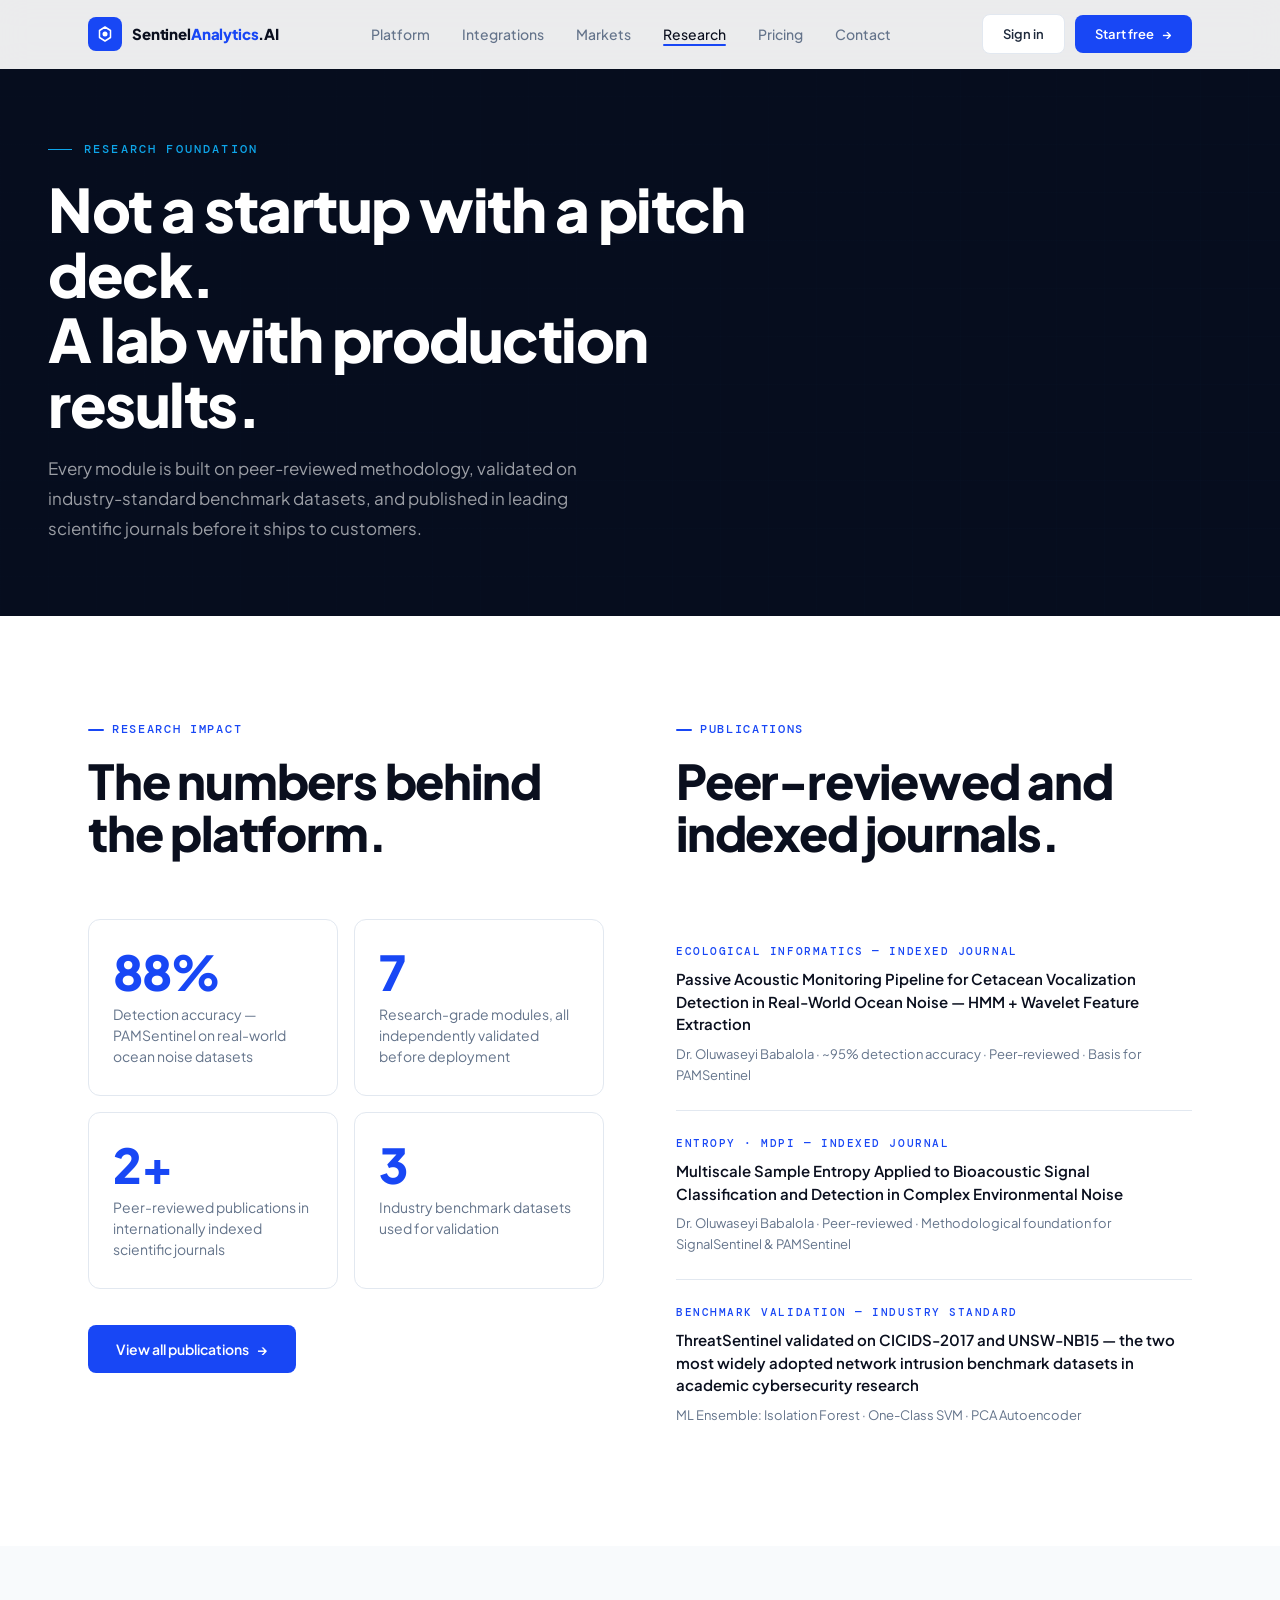
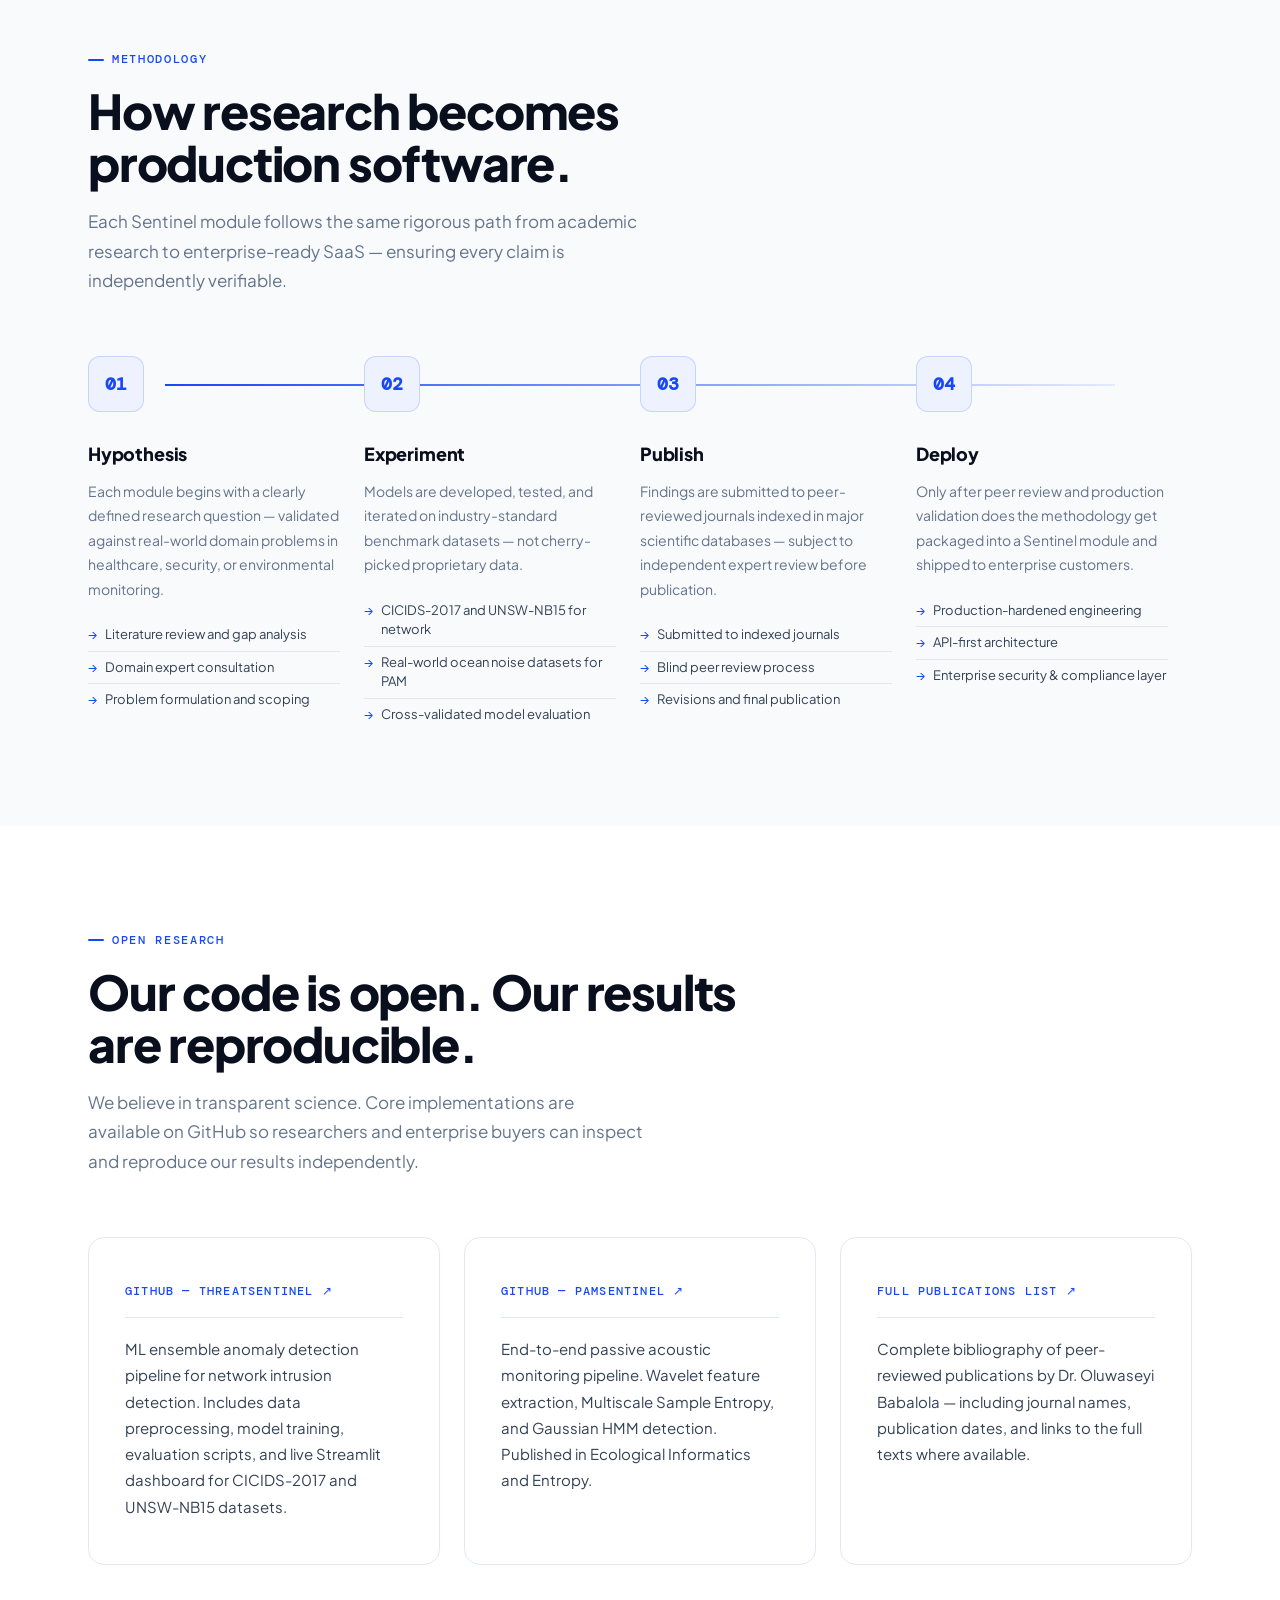
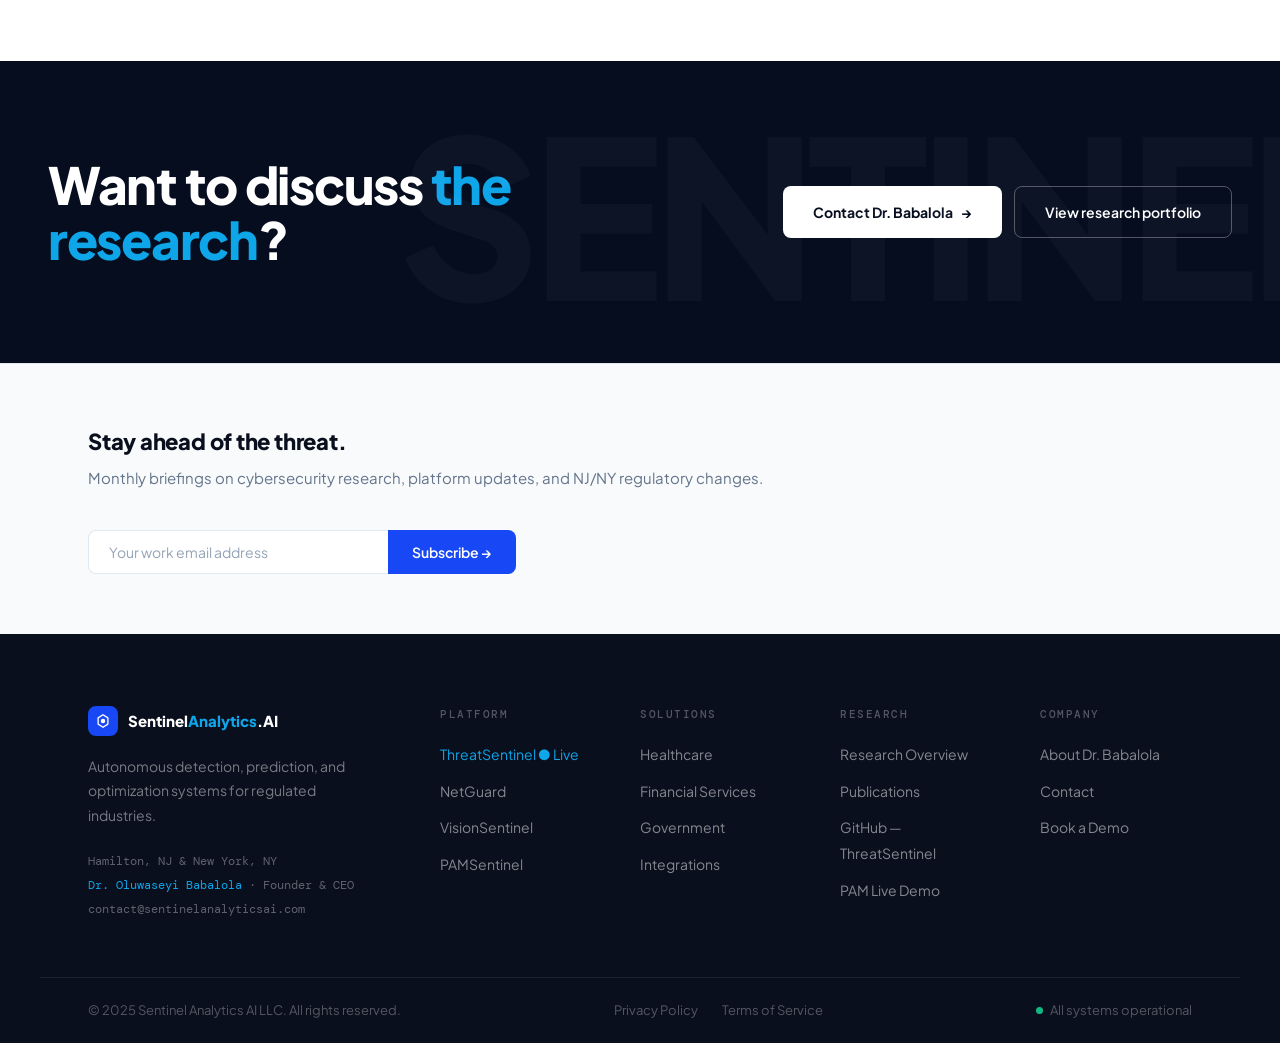
<file: research.html>
<!DOCTYPE html><html lang="en"><head><meta charset="UTF-8"><meta name="viewport" content="width=device-width,initial-scale=1.0"><meta name="description" content="Sentinel Analytics AI Research — Peer-reviewed publications and validated methodology behind every module."><title>Research — Sentinel Analytics AI</title><link rel="preconnect" href="https://fonts.googleapis.com"><link href="https://fonts.googleapis.com/css2?family=Plus+Jakarta+Sans:wght@300;400;500;600;700;800&family=DM+Mono:wght@400;500&display=swap" rel="stylesheet"><link rel="stylesheet" href="css/styles.css"><style>
/* Mobile Nav */
.hamburger{display:none;flex-direction:column;gap:5px;cursor:pointer;padding:8px 4px;border:none;background:none;z-index:600;flex-shrink:0}
.hamburger span{display:block;width:22px;height:2px;background:#0A0F1E;border-radius:2px;transition:all .2s}
.hamburger.open span:nth-child(1){transform:rotate(45deg) translate(5px,5px)}
.hamburger.open span:nth-child(2){opacity:0}
.hamburger.open span:nth-child(3){transform:rotate(-45deg) translate(5px,-5px)}
#mobile-nav{display:none;position:fixed;top:68px;left:0;right:0;bottom:0;background:#fff;z-index:490;flex-direction:column;padding:16px 24px 32px;overflow-y:auto;border-top:1px solid #E2E8F0;box-shadow:0 8px 32px rgba(10,15,30,.12)}
#mobile-nav.open{display:flex}
.mobile-nav-links{list-style:none;margin-bottom:24px;flex:1}
.mobile-nav-links li{border-bottom:1px solid #E2E8F0}
.mobile-nav-links a{display:flex;align-items:center;justify-content:space-between;padding:18px 4px;font-size:17px;font-weight:600;color:#0A0F1E;text-decoration:none}
.mobile-nav-links a:hover,.mobile-nav-links a.active{color:#1847F5}
.mobile-nav-links a::after{content:'›';font-size:22px;color:#CBD5E1;font-weight:300}
.mobile-nav-act{display:flex;flex-direction:column;gap:10px;padding-top:8px}
.mobile-nav-act a{display:flex;align-items:center;justify-content:center;padding:14px;font-size:15px;font-weight:600;border-radius:8px;text-decoration:none}
.mobile-nav-act a.btn-white{background:#fff;color:#0A0F1E;border:1px solid #E2E8F0}
.mobile-nav-act a.btn-blue{background:#1847F5;color:#fff}
@media(max-width:768px){.hamburger{display:flex}.nav-act{display:none}}
</style>
</head>
<body>
<nav id="nav"><div class="nav-in"><a href="index.html" class="nav-logo"><div class="nav-mark"><svg viewBox="0 0 18 18" fill="none"><path d="M9 2L14.5 5.5V12.5L9 16L3.5 12.5V5.5L9 2Z" stroke="#fff" stroke-width="1.5" stroke-linejoin="round"/><circle cx="9" cy="9" r="2.5" fill="#fff"/></svg></div><span class="nav-wordmark">Sentinel<span>Analytics</span>.AI</span></a><ul class="nav-links"><li><a href="platform.html">Platform</a></li><li><a href="integrations.html">Integrations</a></li><li><a href="markets.html">Markets</a></li><li><a href="research.html" class="active">Research</a></li><li><a href="pricing.html">Pricing</a></li><li><a href="contact.html">Contact</a></li></ul>    <button class="hamburger" id="hamburger" aria-label="Open menu" onclick="toggleMobileNav()"><span></span><span></span><span></span></button>
    <div class="nav-act"><a href="login.html" class="btn btn-white-sm">Sign in</a><a href="signup.html" class="btn btn-blue-sm">Start free <span class="arr">→</span></a></div></div></nav>
<div id="mobile-nav">
  <ul class="mobile-nav-links">
    <li><a href="platform.html">Platform</a></li>
    <li><a href="integrations.html">Integrations</a></li>
    <li><a href="markets.html">Markets</a></li>
    <li><a href="research.html" class="active">Research</a></li>
    <li><a href="pricing.html">Pricing</a></li>
    <li><a href="contact.html">Contact</a></li>
  </ul>
  <div class="mobile-nav-act">
    <a href="login.html" class="btn-white">Sign in</a>
    <a href="signup.html" class="btn-blue">Start free trial &#8594;</a>
  </div>
</div>
<!-- MOBILE NAV -->


<div class="page-hero"><div class="page-hero-in"><div class="page-hero-tag">Research Foundation</div><h1>Not a startup with a pitch deck.<br>A lab with production results.</h1><p>Every module is built on peer-reviewed methodology, validated on industry-standard benchmark datasets, and published in leading scientific journals before it ships to customers.</p></div></div>

<section class="sec">
  <div class="wrap">
    <div class="res-split">
      <div class="rvl">
        <div class="sh"><div class="sh-tag">Research impact</div><h2 class="sh-title">The numbers behind<br>the platform.</h2></div>
        <div class="res-stats">
          <div class="rs"><div class="rs-v" data-count="95" data-suffix="%">—</div><div class="rs-l">Detection accuracy — PAMSentinel on real-world ocean noise datasets</div></div>
          <div class="rs"><div class="rs-v" data-count="7">—</div><div class="rs-l">Research-grade modules, all independently validated before deployment</div></div>
          <div class="rs"><div class="rs-v">2+</div><div class="rs-l">Peer-reviewed publications in internationally indexed scientific journals</div></div>
          <div class="rs"><div class="rs-v" data-count="3">—</div><div class="rs-l">Industry benchmark datasets used for validation</div></div>
        </div>
        <a href="https://babalolaseyip.github.io/babalola-portfolio/publications.html" target="_blank" class="btn btn-blue">View all publications <span class="arr">→</span></a>
      </div>
      <div class="rvr">
        <div class="sh"><div class="sh-tag">Publications</div><h2 class="sh-title">Peer-reviewed and<br>indexed journals.</h2></div>
        <ul class="pub-list">
          <li class="pub-i">
            <div class="pub-j">Ecological Informatics — Indexed Journal</div>
            <div class="pub-t">Passive Acoustic Monitoring Pipeline for Cetacean Vocalization Detection in Real-World Ocean Noise — HMM + Wavelet Feature Extraction</div>
            <div class="pub-m">Dr. Oluwaseyi Babalola · ~95% detection accuracy · Peer-reviewed · Basis for PAMSentinel</div>
          </li>
          <li class="pub-i">
            <div class="pub-j">Entropy · MDPI — Indexed Journal</div>
            <div class="pub-t">Multiscale Sample Entropy Applied to Bioacoustic Signal Classification and Detection in Complex Environmental Noise</div>
            <div class="pub-m">Dr. Oluwaseyi Babalola · Peer-reviewed · Methodological foundation for SignalSentinel &amp; PAMSentinel</div>
          </li>
          <li class="pub-i">
            <div class="pub-j">Benchmark Validation — Industry Standard</div>
            <div class="pub-t">ThreatSentinel validated on CICIDS-2017 and UNSW-NB15 — the two most widely adopted network intrusion benchmark datasets in academic cybersecurity research</div>
            <div class="pub-m">ML Ensemble: Isolation Forest · One-Class SVM · PCA Autoencoder</div>
          </li>
        </ul>
      </div>
    </div>
  </div>
</section>

<section class="sec sec-gray">
  <div class="wrap">
    <div class="sh rv"><div class="sh-tag">Methodology</div><h2 class="sh-title">How research becomes<br>production software.</h2><p class="sh-sub">Each Sentinel module follows the same rigorous path from academic research to enterprise-ready SaaS — ensuring every claim is independently verifiable.</p></div>
    <div class="steps">
      <div class="step rv d1"><div class="step-dot"><span>01</span></div><div class="step-title">Hypothesis</div><div class="step-desc">Each module begins with a clearly defined research question — validated against real-world domain problems in healthcare, security, or environmental monitoring.</div><ul class="step-list"><li>Literature review and gap analysis</li><li>Domain expert consultation</li><li>Problem formulation and scoping</li></ul></div>
      <div class="step rv d2"><div class="step-dot"><span>02</span></div><div class="step-title">Experiment</div><div class="step-desc">Models are developed, tested, and iterated on industry-standard benchmark datasets — not cherry-picked proprietary data.</div><ul class="step-list"><li>CICIDS-2017 and UNSW-NB15 for network</li><li>Real-world ocean noise datasets for PAM</li><li>Cross-validated model evaluation</li></ul></div>
      <div class="step rv d3"><div class="step-dot"><span>03</span></div><div class="step-title">Publish</div><div class="step-desc">Findings are submitted to peer-reviewed journals indexed in major scientific databases — subject to independent expert review before publication.</div><ul class="step-list"><li>Submitted to indexed journals</li><li>Blind peer review process</li><li>Revisions and final publication</li></ul></div>
      <div class="step rv d4"><div class="step-dot"><span>04</span></div><div class="step-title">Deploy</div><div class="step-desc">Only after peer review and production validation does the methodology get packaged into a Sentinel module and shipped to enterprise customers.</div><ul class="step-list"><li>Production-hardened engineering</li><li>API-first architecture</li><li>Enterprise security &amp; compliance layer</li></ul></div>
    </div>
  </div>
</section>

<section class="sec">
  <div class="wrap">
    <div class="sh rv"><div class="sh-tag">Open Research</div><h2 class="sh-title">Our code is open. Our results<br>are reproducible.</h2><p class="sh-sub">We believe in transparent science. Core implementations are available on GitHub so researchers and enterprise buyers can inspect and reproduce our results independently.</p></div>
    <div class="prob-grid">
      <div class="prob-card rv d1"><div class="prob-lbl"><a href="https://github.com/babalolaseyip/threat-sentinel" target="_blank" style="color:var(--blue)">GitHub — ThreatSentinel ↗</a></div><div class="prob-desc">ML ensemble anomaly detection pipeline for network intrusion detection. Includes data preprocessing, model training, evaluation scripts, and live Streamlit dashboard for CICIDS-2017 and UNSW-NB15 datasets.</div></div>
      <div class="prob-card rv d2"><div class="prob-lbl"><a href="https://github.com/babalolaseyip/pam-cetacean-detection" target="_blank" style="color:var(--blue)">GitHub — PAMSentinel ↗</a></div><div class="prob-desc">End-to-end passive acoustic monitoring pipeline. Wavelet feature extraction, Multiscale Sample Entropy, and Gaussian HMM detection. Published in Ecological Informatics and Entropy.</div></div>
      <div class="prob-card rv d3"><div class="prob-lbl"><a href="https://babalolaseyip.github.io/babalola-portfolio/publications.html" target="_blank" style="color:var(--blue)">Full publications list ↗</a></div><div class="prob-desc">Complete bibliography of peer-reviewed publications by Dr. Oluwaseyi Babalola — including journal names, publication dates, and links to the full texts where available.</div></div>
    </div>
  </div>
</section>

<div class="cta"><div class="cta-in"><h2 class="cta-h">Want to discuss <span>the research</span>?</h2><div class="cta-act"><a href="contact.html" class="btn btn-navy-white">Contact Dr. Babalola <span class="arr">→</span></a><a href="https://babalolaseyip.github.io/babalola-portfolio/" target="_blank" class="btn btn-navy-ghost">View research portfolio</a></div></div></div>

<div class="nl"><div class="nl-in"><div><div class="nl-h">Stay ahead of the threat.</div><p class="nl-sub">Monthly briefings on cybersecurity research, platform updates, and NJ/NY regulatory changes.</p></div><form class="nl-form" onsubmit="subFrm(event)"><input type="email" placeholder="Your work email address" required><button type="submit">Subscribe →</button></form></div></div>
<footer><div class="foot-main"><div><div class="foot-logo"><div class="foot-badge"><svg viewBox="0 0 18 18" width="16" height="16" fill="none"><path d="M9 2L14.5 5.5V12.5L9 16L3.5 12.5V5.5L9 2Z" stroke="#fff" stroke-width="1.5" stroke-linejoin="round"/><circle cx="9" cy="9" r="2.5" fill="#fff"/></svg></div><div class="foot-wm">Sentinel<span>Analytics</span>.AI</div></div><p class="foot-tag">Autonomous detection, prediction, and optimization systems for regulated industries.</p><div class="foot-hq">Hamilton, NJ &amp; New York, NY<br><span>Dr. Oluwaseyi Babalola</span> · Founder &amp; CEO<br>contact@sentinelanalyticsai.com</div></div><div><div class="foot-col-t">Platform</div><ul class="foot-links"><li><a href="platform.html" class="live">ThreatSentinel ● Live</a></li><li><a href="platform.html">NetGuard</a></li><li><a href="platform.html">VisionSentinel</a></li><li><a href="platform.html">PAMSentinel</a></li></ul></div><div><div class="foot-col-t">Solutions</div><ul class="foot-links"><li><a href="markets.html">Healthcare</a></li><li><a href="markets.html">Financial Services</a></li><li><a href="markets.html">Government</a></li><li><a href="integrations.html">Integrations</a></li></ul></div><div><div class="foot-col-t">Research</div><ul class="foot-links"><li><a href="research.html">Research Overview</a></li><li><a href="https://babalolaseyip.github.io/babalola-portfolio/publications.html" target="_blank">Publications</a></li><li><a href="https://github.com/babalolaseyip/threat-sentinel" target="_blank">GitHub — ThreatSentinel</a></li><li><a href="https://pam-sentinel.streamlit.app" target="_blank">PAM Live Demo</a></li></ul></div><div><div class="foot-col-t">Company</div><ul class="foot-links"><li><a href="https://babalolaseyip.github.io/babalola-portfolio/" target="_blank">About Dr. Babalola</a></li><li><a href="contact.html">Contact</a></li><li><a href="https://calendly.com/babalolaseyip/threatsentinel-platform-demo" target="_blank">Book a Demo</a></li></ul></div></div><div class="foot-bot"><div class="foot-copy">© 2025 Sentinel Analytics AI LLC. All rights reserved.</div><div class="foot-legal"><a href="#">Privacy Policy</a><a href="#">Terms of Service</a></div><div class="foot-status"><span class="sdot"></span>All systems operational</div></div></footer>
<script>window.addEventListener("scroll",()=>{document.getElementById("nav").classList.toggle("scrolled",window.scrollY>30);},{passive:true});const ro=new IntersectionObserver(e=>{e.forEach(x=>{if(x.isIntersecting){x.target.classList.add("in");ro.unobserve(x.target);}});},{threshold:.1});document.querySelectorAll(".rv,.rvl,.rvr").forEach(el=>ro.observe(el));function animCount(el){if(el.dataset.done)return;el.dataset.done="1";const t=parseInt(el.dataset.count)||0,sfx=el.dataset.suffix||"",pfx=el.dataset.prefix||"",dur=1500,st=performance.now();(function step(now){const p=Math.min((now-st)/dur,1),e=1-Math.pow(1-p,4);el.textContent=pfx+Math.round(e*t)+sfx;if(p<1)requestAnimationFrame(step);})(st);}const co=new IntersectionObserver(e=>{e.forEach(x=>{if(x.isIntersecting)x.target.querySelectorAll("[data-count]").forEach(animCount)});},{threshold:.2});document.querySelectorAll(".res-stats").forEach(el=>co.observe(el));function subFrm(e){e.preventDefault();const b=e.target.querySelector("button");b.textContent="Subscribed ✓";b.style.background="#10B981";setTimeout(()=>{b.textContent="Subscribe →";b.style.background="";e.target.reset()},3000);}</script>
<script>
function toggleMobileNav(){
  var nav=document.getElementById('mobile-nav');
  var btn=document.getElementById('hamburger');
  if(!nav||!btn)return;
  var isOpen=nav.classList.contains('open');
  nav.classList.toggle('open');
  btn.classList.toggle('open');
  document.body.style.overflow=isOpen?'':'hidden';
}
document.addEventListener('click',function(e){
  var nav=document.getElementById('mobile-nav');
  var btn=document.getElementById('hamburger');
  if(!nav||!btn||!nav.classList.contains('open'))return;
  if(!nav.contains(e.target)&&!btn.contains(e.target)){
    nav.classList.remove('open');
    btn.classList.remove('open');
    document.body.style.overflow='';
  }
});
</script>
</body></html>
</file>
<file: css/styles.css>
/* ═══════════════════════════════════════════
   SENTINEL ANALYTICS AI — SHARED STYLES
═══════════════════════════════════════════ */
:root {
  --blue:      #1847F5;
  --blue-h:    #0F38D9;
  --blue-lt:   #EEF2FF;
  --blue-md:   rgba(24,71,245,.09);
  --blue-bdr:  rgba(24,71,245,.18);
  --cyan:      #0EA5E9;
  --navy:      #060D1E;
  --navy2:     #0C1828;
  --navy3:     #112040;
  --white:     #FFFFFF;
  --surf:      #F8FAFC;
  --surf2:     #F1F5F9;
  --surf3:     #E9EEF6;
  --ink:       #0A0F1E;
  --ink2:      #1E293B;
  --ink3:      #334155;
  --mute:      #64748B;
  --mute2:     #94A3B8;
  --mute3:     #CBD5E1;
  --bdr:       #E2E8F0;
  --bdr2:      #CBD5E1;
  --green:     #10B981;
  --amber:     #F59E0B;
  --sans:      'Plus Jakarta Sans', sans-serif;
  --mono:      'DM Mono', monospace;
  --r4:  4px; --r8: 8px; --r12: 12px; --r16: 16px;
  --ease: cubic-bezier(.16,1,.3,1);
}

*, *::before, *::after { box-sizing: border-box; margin: 0; padding: 0; }
html { scroll-behavior: smooth; font-size: 16px; }
body { background: var(--white); color: var(--ink); font-family: var(--sans); line-height: 1.6; overflow-x: hidden; }
a { color: inherit; text-decoration: none; }
img { display: block; max-width: 100%; }
::selection { background: var(--blue); color: #fff; }

/* ── SCROLL REVEAL ── */
.rv  { opacity: 0; transform: translateY(28px); transition: opacity .7s var(--ease), transform .7s var(--ease); }
.rvl { opacity: 0; transform: translateX(-28px); transition: opacity .7s var(--ease), transform .7s var(--ease); }
.rvr { opacity: 0; transform: translateX(28px); transition: opacity .7s var(--ease), transform .7s var(--ease); }
.rv.in, .rvl.in, .rvr.in { opacity: 1; transform: none; }
.d1{transition-delay:.08s}.d2{transition-delay:.16s}.d3{transition-delay:.24s}
.d4{transition-delay:.32s}.d5{transition-delay:.40s}.d6{transition-delay:.48s}

.wrap { max-width: 1200px; margin: 0 auto; padding: 0 48px; }

/* ── BUTTONS ── */
.btn {
  display: inline-flex; align-items: center; gap: 8px;
  font-family: var(--sans); font-weight: 600; font-size: 14px;
  border-radius: var(--r8); cursor: pointer;
  transition: all .18s var(--ease); border: none;
  text-decoration: none; white-space: nowrap;
}
.btn .arr { transition: transform .18s; }
.btn:hover .arr { transform: translateX(4px); }
.btn-blue { background: var(--blue); color: #fff; padding: 13px 28px; }
.btn-blue:hover { background: var(--blue-h); transform: translateY(-1px); box-shadow: 0 8px 24px rgba(24,71,245,.28); }
.btn-blue-sm { background: var(--blue); color: #fff; padding: 9px 20px; font-size: 13px; }
.btn-blue-sm:hover { background: var(--blue-h); }
.btn-white { background: #fff; color: var(--ink); padding: 13px 28px; border: 1px solid var(--bdr); }
.btn-white:hover { border-color: var(--bdr2); background: var(--surf); transform: translateY(-1px); }
.btn-white-sm { background: #fff; color: var(--ink2); padding: 9px 20px; font-size: 13px; border: 1px solid var(--bdr); }
.btn-white-sm:hover { border-color: var(--bdr2); }
.btn-outline { background: transparent; color: var(--blue); padding: 13px 28px; border: 1.5px solid var(--blue-bdr); }
.btn-outline:hover { background: var(--blue-lt); transform: translateY(-1px); }
.btn-outline-sm { background: transparent; color: var(--blue); padding: 9px 20px; font-size: 13px; border: 1.5px solid var(--blue-bdr); }
.btn-navy-white { background: #fff; color: var(--navy); padding: 14px 30px; font-weight: 700; }
.btn-navy-white:hover { background: var(--surf2); transform: translateY(-1px); box-shadow: 0 8px 24px rgba(0,0,0,.18); }
.btn-navy-ghost { background: transparent; color: #fff; padding: 14px 30px; border: 1.5px solid rgba(255,255,255,.3); font-weight: 600; }
.btn-navy-ghost:hover { background: rgba(255,255,255,.08); border-color: rgba(255,255,255,.6); }
.btn-full { width: 100%; justify-content: center; }

/* ── NAVIGATION ── */
#nav {
  position: fixed; top: 0; left: 0; right: 0; z-index: 500;
  background: rgba(255,255,255,.92);
  backdrop-filter: blur(16px); -webkit-backdrop-filter: blur(16px);
  border-bottom: 1px solid transparent;
  transition: border-color .3s, box-shadow .3s;
}
#nav.scrolled { border-color: var(--bdr); box-shadow: 0 1px 24px rgba(10,15,30,.08); }
.nav-in {
  height: 68px; display: flex; align-items: center; justify-content: space-between;
  max-width: 1200px; margin: 0 auto; padding: 0 48px;
}
.nav-logo { display: flex; align-items: center; gap: 10px; }
.nav-mark {
  width: 34px; height: 34px; background: var(--blue); border-radius: var(--r8);
  display: flex; align-items: center; justify-content: center;
  transition: transform .2s, box-shadow .2s;
}
.nav-logo:hover .nav-mark { transform: rotate(8deg); box-shadow: 0 4px 16px rgba(24,71,245,.35); }
.nav-mark svg { width: 18px; height: 18px; }
.nav-wordmark { font-size: 15px; font-weight: 800; letter-spacing: -.01em; color: var(--ink); }
.nav-wordmark span { color: var(--blue); }
.nav-links { display: flex; gap: 32px; list-style: none; }
.nav-links a {
  font-size: 14px; font-weight: 500; color: var(--mute);
  transition: color .18s; position: relative;
}
.nav-links a:hover, .nav-links a.active { color: var(--ink); }
.nav-links a::after {
  content: ''; position: absolute; bottom: -3px; left: 0;
  width: 0; height: 2px; background: var(--blue);
  transition: width .2s; border-radius: 2px;
}
.nav-links a:hover::after, .nav-links a.active::after { width: 100%; }
.nav-act { display: flex; align-items: center; gap: 10px; }

/* ── PAGE HERO (inner pages) ── */
.page-hero {
  background: var(--navy);
  padding: 140px 48px 72px;
  position: relative; overflow: hidden;
}
.page-hero::before {
  content: ''; position: absolute; inset: 0;
  background-image:
    linear-gradient(rgba(14,165,233,.04) 1px, transparent 1px),
    linear-gradient(90deg, rgba(14,165,233,.04) 1px, transparent 1px);
  background-size: 48px 48px;
}
.page-hero::after {
  content: ''; position: absolute; inset: 0;
  background: linear-gradient(135deg, rgba(6,13,30,.96) 0%, rgba(6,13,30,.7) 100%);
}
.page-hero-in {
  max-width: 1200px; margin: 0 auto;
  position: relative; z-index: 1;
}
.page-hero-tag {
  font-family: var(--mono); font-size: 12px; font-weight: 500;
  letter-spacing: .18em; text-transform: uppercase; color: var(--cyan);
  margin-bottom: 18px; display: flex; align-items: center; gap: 12px;
}
.page-hero-tag::before { content: ''; width: 24px; height: 1.5px; background: var(--cyan); flex-shrink: 0; }
.page-hero h1 {
  font-size: clamp(36px, 5vw, 60px); font-weight: 800;
  color: #fff; line-height: 1.08; letter-spacing: -.025em;
  max-width: 700px; margin-bottom: 18px;
}
.page-hero p {
  font-size: 17px; font-weight: 400; color: rgba(255,255,255,.6);
  max-width: 580px; line-height: 1.75;
}

/* ── TRUST BAR ── */
.trust { background: var(--surf); border-bottom: 1px solid var(--bdr); overflow: hidden; }
.trust-in {
  max-width: 1200px; margin: 0 auto;
  display: flex; align-items: stretch; height: 58px; padding: 0 48px;
}
.trust-lbl {
  font-family: var(--mono); font-size: 11px; font-weight: 500;
  letter-spacing: .14em; text-transform: uppercase; color: var(--mute2);
  display: flex; align-items: center;
  padding-right: 28px; border-right: 1px solid var(--bdr);
  margin-right: 28px; white-space: nowrap; flex-shrink: 0;
}
.trust-scroll { flex: 1; display: flex; align-items: center; overflow: hidden; mask-image: linear-gradient(90deg, transparent, black 4%, black 96%, transparent); }
.trust-track { display: flex; gap: 48px; animation: mq 26s linear infinite; }
.trust-item { font-size: 13px; font-weight: 500; color: var(--mute); white-space: nowrap; display: flex; align-items: center; gap: 8px; }
.trust-item::before { content: ''; width: 5px; height: 5px; border-radius: 50%; background: var(--blue); flex-shrink: 0; }
@keyframes mq { from { transform: translateX(0); } to { transform: translateX(-50%); } }

/* ── SECTIONS ── */
.sec { padding: 96px 0; }
.sec-gray { background: var(--surf); }
.sec-navy { background: var(--navy); }
.sh { margin-bottom: 60px; }
.sh-tag {
  display: inline-flex; align-items: center; gap: 8px;
  font-family: var(--mono); font-size: 12px; font-weight: 500;
  letter-spacing: .14em; text-transform: uppercase;
  color: var(--blue); margin-bottom: 16px;
}
.sh-tag::before { content: ''; width: 16px; height: 2px; background: var(--blue); border-radius: 2px; }
.sh-title { font-size: clamp(32px, 4vw, 48px); font-weight: 800; line-height: 1.08; letter-spacing: -.025em; color: var(--ink); margin-bottom: 18px; }
.sh-title .blue { color: var(--blue); }
.sh-sub { font-size: 17px; font-weight: 400; line-height: 1.75; color: var(--mute); max-width: 560px; }
.sec-navy .sh-title { color: #fff; }
.sec-navy .sh-sub { color: rgba(255,255,255,.6); }
.sec-navy .sh-tag { color: var(--cyan); }
.sec-navy .sh-tag::before { background: var(--cyan); }

/* ── PROBLEM ── */
.prob-grid { display: grid; grid-template-columns: repeat(3, 1fr); gap: 24px; }
.prob-card {
  background: var(--white); border: 1px solid var(--bdr); border-radius: var(--r16); padding: 44px 36px;
  position: relative; overflow: hidden; transition: border-color .25s, box-shadow .25s, transform .25s;
}
.prob-card:hover { border-color: var(--blue-bdr); box-shadow: 0 12px 40px rgba(24,71,245,.09); transform: translateY(-3px); }
.prob-card::before { content: ''; position: absolute; top: 0; left: 0; right: 0; height: 3px; background: var(--blue); transform: scaleX(0); transform-origin: left; transition: transform .4s var(--ease); }
.prob-card:hover::before { transform: scaleX(1); }
.prob-num { font-size: 72px; font-weight: 800; color: var(--blue); line-height: 1; letter-spacing: -.03em; margin-bottom: 6px; }
.prob-num sub { font-size: 32px; vertical-align: super; line-height: 0; }
.prob-lbl { font-family: var(--mono); font-size: 12px; font-weight: 500; letter-spacing: .1em; text-transform: uppercase; color: var(--mute); margin-bottom: 18px; padding-bottom: 16px; border-bottom: 1px solid var(--bdr); }
.prob-desc { font-size: 15px; font-weight: 400; line-height: 1.75; color: var(--ink3); }

/* ── PRODUCTS ── */
.prod-grid { display: grid; grid-template-columns: repeat(3, 1fr); gap: 1px; background: var(--bdr); border: 1px solid var(--bdr); border-radius: var(--r16); overflow: hidden; }
.prod-card { background: var(--white); padding: 36px 30px; position: relative; transition: background .2s; }
.prod-card:hover { background: var(--surf); }
.prod-card:hover .prod-lk { opacity: 1; transform: none; }
.prod-flag { background: var(--blue-lt); }
.prod-flag:hover { background: #E8EDFF; }
.flag-top { position: absolute; top: 0; left: 0; right: 0; height: 3px; background: var(--blue); }
.prod-idx { font-family: var(--mono); font-size: 11px; font-weight: 500; letter-spacing: .12em; text-transform: uppercase; color: var(--mute2); margin-bottom: 16px; }
.prod-name { font-size: 20px; font-weight: 800; color: var(--ink); letter-spacing: -.01em; margin-bottom: 6px; }
.prod-tag { font-size: 13px; font-weight: 500; color: var(--blue); margin-bottom: 14px; }
.prod-desc { font-size: 14px; font-weight: 400; line-height: 1.75; color: var(--ink3); margin-bottom: 20px; }
.prod-chips { display: flex; flex-wrap: wrap; gap: 6px; margin-bottom: 18px; }
.chip { font-family: var(--mono); font-size: 11px; font-weight: 500; letter-spacing: .08em; text-transform: uppercase; padding: 3px 9px; border-radius: var(--r4); border: 1px solid var(--bdr); color: var(--mute); background: var(--surf2); }
.chip.blue { border-color: var(--blue-bdr); color: var(--blue); background: var(--blue-lt); }
.prod-lk { font-size: 13px; font-weight: 600; color: var(--blue); display: flex; align-items: center; gap: 6px; opacity: 0; transform: translateY(4px); transition: opacity .2s, transform .2s; }
.prod-wide { grid-column: 1 / -1; display: grid; grid-template-columns: 1fr auto; gap: 48px; align-items: start; }

/* ── INTEGRATIONS ── */
.int-cat { margin-bottom: 32px; }
.int-cat-lbl { font-family: var(--mono); font-size: 11px; font-weight: 500; letter-spacing: .14em; text-transform: uppercase; color: var(--mute); margin-bottom: 12px; }
.int-grid { display: grid; grid-template-columns: repeat(6, 1fr); gap: 1px; background: var(--bdr); border: 1px solid var(--bdr); border-radius: var(--r12); overflow: hidden; }
.int-card { background: var(--white); padding: 22px 12px; display: flex; flex-direction: column; align-items: center; gap: 8px; transition: background .2s; cursor: default; }
.int-card:hover { background: var(--surf); }
.int-card:hover .i-logo { transform: scale(1.08); }
.i-logo { width: 42px; height: 42px; border-radius: 10px; display: flex; align-items: center; justify-content: center; font-family: var(--mono); font-size: 13px; font-weight: 700; transition: transform .2s; }
.i-name { font-size: 12px; font-weight: 600; color: var(--ink2); text-align: center; line-height: 1.2; }
.i-type { font-size: 11px; color: var(--mute2); text-align: center; }

/* ── HOW IT WORKS ── */
.steps { display: grid; grid-template-columns: repeat(4, 1fr); gap: 0; position: relative; }
.steps::before { content: ''; position: absolute; top: 28px; left: 7%; width: 86%; height: 1.5px; background: linear-gradient(90deg, var(--blue) 0%, var(--blue-md) 100%); }
.step { padding: 0 24px 0 0; position: relative; z-index: 1; }
.step-dot { width: 56px; height: 56px; border-radius: var(--r12); background: var(--blue-lt); border: 1.5px solid var(--blue-bdr); display: flex; align-items: center; justify-content: center; margin-bottom: 28px; transition: background .25s, box-shadow .25s, transform .25s; }
.step:hover .step-dot { background: var(--blue); transform: translateY(-2px); box-shadow: 0 8px 24px rgba(24,71,245,.28); }
.step-dot span { font-family: var(--mono); font-size: 18px; font-weight: 700; color: var(--blue); transition: color .25s; }
.step:hover .step-dot span { color: #fff; }
.step-title { font-size: 18px; font-weight: 800; color: var(--ink); letter-spacing: -.01em; margin-bottom: 10px; }
.step-desc { font-size: 14px; font-weight: 400; line-height: 1.75; color: var(--mute); margin-bottom: 18px; }
.step-list { list-style: none; }
.step-list li { font-size: 13px; font-weight: 400; color: var(--ink3); padding: 6px 0; border-bottom: 1px solid var(--bdr); display: flex; align-items: flex-start; gap: 8px; line-height: 1.5; }
.step-list li::before { content: '→'; color: var(--blue); flex-shrink: 0; }
.step-list li:last-child { border: none; }

/* ── PERSONAS ── */
.pers-grid { display: grid; grid-template-columns: repeat(3, 1fr); gap: 24px; }
.pers-card { background: var(--white); border: 1px solid var(--bdr); border-radius: var(--r16); padding: 40px 32px; transition: border-color .25s, box-shadow .25s, transform .25s; position: relative; overflow: hidden; }
.pers-card:hover { border-color: var(--blue-bdr); box-shadow: 0 16px 48px rgba(24,71,245,.1); transform: translateY(-4px); }
.pers-card::after { content: ''; position: absolute; bottom: 0; left: 0; right: 0; height: 0; background: linear-gradient(0deg, var(--blue-lt), transparent); transition: height .4s var(--ease); }
.pers-card:hover::after { height: 100%; }
.pers-badge { display: inline-block; font-family: var(--mono); font-size: 11px; font-weight: 500; letter-spacing: .12em; text-transform: uppercase; color: var(--blue); background: var(--blue-lt); border: 1px solid var(--blue-bdr); padding: 5px 12px; border-radius: var(--r4); margin-bottom: 22px; position: relative; z-index: 1; }
.pers-title { font-size: 22px; font-weight: 800; color: var(--ink); letter-spacing: -.015em; line-height: 1.2; margin-bottom: 14px; position: relative; z-index: 1; }
.pers-desc { font-size: 15px; font-weight: 400; line-height: 1.75; color: var(--mute); margin-bottom: 26px; position: relative; z-index: 1; }
.pers-list { list-style: none; position: relative; z-index: 1; }
.pers-list li { font-size: 14px; font-weight: 400; color: var(--ink2); padding: 9px 0; border-top: 1px solid var(--bdr); display: flex; align-items: flex-start; gap: 10px; line-height: 1.5; }
.pers-list li::before { content: '✓'; color: var(--blue); font-weight: 700; flex-shrink: 0; }

/* ── RESEARCH ── */
.res-split { display: grid; grid-template-columns: 1fr 1fr; gap: 72px; align-items: start; }
.res-stats { display: grid; grid-template-columns: 1fr 1fr; gap: 16px; margin-bottom: 36px; }
.rs { background: var(--white); border: 1px solid var(--bdr); border-radius: var(--r12); padding: 28px 24px; transition: border-color .2s, box-shadow .2s; }
.rs:hover { border-color: var(--blue-bdr); box-shadow: 0 4px 16px rgba(24,71,245,.08); }
.rs-v { font-size: 48px; font-weight: 800; color: var(--blue); line-height: 1; margin-bottom: 8px; letter-spacing: -.03em; }
.rs-l { font-size: 14px; font-weight: 400; line-height: 1.5; color: var(--mute); }
.pub-list { list-style: none; }
.pub-i { padding: 24px 0; border-bottom: 1px solid var(--bdr); transition: padding .2s; }
.pub-i:hover { padding-left: 6px; }
.pub-i:last-child { border: none; }
.pub-j { font-family: var(--mono); font-size: 11px; font-weight: 500; letter-spacing: .14em; text-transform: uppercase; color: var(--blue); margin-bottom: 8px; }
.pub-t { font-size: 15px; font-weight: 600; color: var(--ink); line-height: 1.5; margin-bottom: 8px; }
.pub-m { font-size: 13px; font-weight: 400; color: var(--mute); }

/* ── SECTORS ── */
.sc-grid { display: grid; grid-template-columns: repeat(4, 1fr); gap: 20px; }
.sc-card { background: var(--white); border: 1px solid var(--bdr); border-radius: var(--r16); padding: 36px 28px; transition: border-color .25s, box-shadow .25s, transform .25s; }
.sc-card:hover { border-color: var(--blue-bdr); box-shadow: 0 12px 40px rgba(24,71,245,.09); transform: translateY(-3px); }
.sc-tag { font-family: var(--mono); font-size: 11px; font-weight: 500; letter-spacing: .14em; text-transform: uppercase; color: var(--blue); margin-bottom: 12px; }
.sc-name { font-size: 18px; font-weight: 800; color: var(--ink); letter-spacing: -.01em; margin-bottom: 14px; line-height: 1.2; }
.sc-orgs { font-size: 13px; font-weight: 400; color: var(--mute); line-height: 1.85; margin-bottom: 20px; }
.sc-prods { display: flex; flex-wrap: wrap; gap: 6px; }
.sc-prod { font-family: var(--mono); font-size: 11px; font-weight: 500; letter-spacing: .06em; text-transform: uppercase; color: var(--blue); background: var(--blue-lt); border: 1px solid var(--blue-bdr); padding: 3px 9px; border-radius: var(--r4); transition: background .18s; }
.sc-prod:hover { background: #DEE7FF; }

/* ── PRICING ── */
.price-grid { display: grid; grid-template-columns: repeat(4, 1fr); gap: 20px; }
.pc { background: var(--white); border: 1px solid var(--bdr); border-radius: var(--r16); padding: 36px 28px; position: relative; transition: border-color .25s, box-shadow .25s; }
.pc:hover { border-color: var(--bdr2); }
.pc.feat { border-color: var(--blue); box-shadow: 0 0 0 4px rgba(24,71,245,.08); }
.pc.feat:hover { box-shadow: 0 0 0 4px rgba(24,71,245,.08), 0 16px 48px rgba(24,71,245,.16); }
.pc-pop { position: absolute; top: 0; left: 50%; transform: translateX(-50%); font-size: 11px; font-weight: 700; letter-spacing: .1em; text-transform: uppercase; background: var(--blue); color: #fff; padding: 4px 16px; border-radius: 0 0 8px 8px; }
.pc-tier { font-family: var(--mono); font-size: 12px; font-weight: 500; letter-spacing: .12em; text-transform: uppercase; color: var(--mute); margin-bottom: 18px; }
.pc-price { font-size: 52px; font-weight: 800; color: var(--ink); line-height: 1; margin-bottom: 4px; letter-spacing: -.03em; }
.pc-price sup { font-size: 22px; font-weight: 700; vertical-align: super; line-height: 0; }
.pc-price sub { font-size: 16px; font-weight: 400; color: var(--mute); }
.pc-cad { font-size: 13px; color: var(--mute); margin-bottom: 26px; }
.pc-div { height: 1px; background: var(--bdr); margin-bottom: 22px; }
.pc-feats { list-style: none; margin-bottom: 28px; }
.pc-feats li { font-size: 14px; font-weight: 400; color: var(--ink2); padding: 7px 0; border-bottom: 1px solid var(--bdr); display: flex; align-items: flex-start; gap: 10px; line-height: 1.5; }
.pc-feats li::before { content: '✓'; color: var(--blue); font-weight: 700; flex-shrink: 0; }
.pc-feats li:last-child { border: none; }
.pc-feats li.off { color: var(--mute2); }
.pc-feats li.off::before { content: '–'; color: var(--mute3); }

/* ── CTA BANNER ── */
.cta { background: var(--navy); padding: 96px 48px; position: relative; overflow: hidden; }
.cta::before { content: 'SENTINEL'; position: absolute; right: -80px; top: 50%; transform: translateY(-50%); font-size: 220px; font-weight: 800; color: rgba(255,255,255,.03); letter-spacing: -.04em; pointer-events: none; white-space: nowrap; font-family: var(--sans); }
.cta-in { max-width: 1200px; margin: 0 auto; display: flex; align-items: center; justify-content: space-between; gap: 40px; flex-wrap: wrap; }
.cta-h { font-size: clamp(32px, 4vw, 52px); font-weight: 800; color: #fff; line-height: 1.08; letter-spacing: -.025em; max-width: 560px; }
.cta-h span { color: var(--cyan); }
.cta-act { display: flex; gap: 12px; flex-wrap: wrap; flex-shrink: 0; }

/* ── NEWSLETTER ── */
.nl { background: var(--surf); border-top: 1px solid var(--bdr); padding: 60px 0; }
.nl-in { max-width: 1200px; margin: 0 auto; padding: 0 48px; display: flex; align-items: center; justify-content: space-between; gap: 40px; flex-wrap: wrap; }
.nl-h { font-size: 22px; font-weight: 800; color: var(--ink); letter-spacing: -.01em; margin-bottom: 6px; }
.nl-sub { font-size: 15px; font-weight: 400; color: var(--mute); }
.nl-form { display: flex; flex-shrink: 0; }
.nl-form input { background: var(--white); border: 1px solid var(--bdr); border-right: none; color: var(--ink); font-family: var(--sans); font-size: 14px; padding: 12px 20px; width: 300px; border-radius: var(--r8) 0 0 var(--r8); outline: none; transition: border-color .2s; }
.nl-form input:focus { border-color: var(--blue); }
.nl-form input::placeholder { color: var(--mute2); }
.nl-form button { background: var(--blue); color: #fff; border: none; font-family: var(--sans); font-size: 14px; font-weight: 600; padding: 12px 24px; cursor: pointer; border-radius: 0 var(--r8) var(--r8) 0; transition: background .18s; white-space: nowrap; }
.nl-form button:hover { background: var(--blue-h); }

/* ── FOOTER ── */
footer { background: var(--ink); }
.foot-main { max-width: 1200px; margin: 0 auto; padding: 72px 48px 56px; display: grid; grid-template-columns: 2fr 1fr 1fr 1fr 1fr; gap: 48px; }
.foot-logo { display: flex; align-items: center; gap: 10px; margin-bottom: 18px; }
.foot-badge { width: 30px; height: 30px; background: var(--blue); border-radius: var(--r8); display: flex; align-items: center; justify-content: center; }
.foot-badge svg { width: 16px; height: 16px; }
.foot-wm { font-size: 15px; font-weight: 800; color: #fff; }
.foot-wm span { color: var(--cyan); }
.foot-tag { font-size: 14px; font-weight: 400; color: rgba(255,255,255,.45); line-height: 1.75; margin-bottom: 22px; max-width: 260px; }
.foot-hq { font-family: var(--mono); font-size: 12px; color: rgba(255,255,255,.35); line-height: 2; }
.foot-hq span { color: var(--cyan); }
.foot-col-t { font-family: var(--mono); font-size: 11px; font-weight: 500; letter-spacing: .14em; text-transform: uppercase; color: rgba(255,255,255,.3); margin-bottom: 18px; }
.foot-links { list-style: none; }
.foot-links li { margin-bottom: 11px; }
.foot-links a { font-size: 14px; font-weight: 400; color: rgba(255,255,255,.5); transition: color .18s; }
.foot-links a:hover { color: #fff; }
.foot-links a.live { color: var(--cyan); }
.foot-bot { max-width: 1200px; margin: 0 auto; padding: 22px 48px; border-top: 1px solid rgba(255,255,255,.08); display: flex; align-items: center; justify-content: space-between; flex-wrap: wrap; gap: 14px; }
.foot-copy { font-size: 13px; font-weight: 400; color: rgba(255,255,255,.3); }
.foot-legal { display: flex; gap: 24px; }
.foot-legal a { font-size: 13px; color: rgba(255,255,255,.3); transition: color .18s; }
.foot-legal a:hover { color: rgba(255,255,255,.7); }
.foot-status { font-size: 13px; color: rgba(255,255,255,.3); display: flex; align-items: center; gap: 7px; }
.sdot { width: 7px; height: 7px; border-radius: 50%; background: var(--green); animation: sp 2.4s ease-in-out infinite; }
@keyframes sp { 0%,100%{opacity:1;box-shadow:0 0 0 0 rgba(16,185,129,.4)} 50%{opacity:.6;box-shadow:0 0 0 6px rgba(16,185,129,0)} }

/* ── CONTACT PAGE ── */
.contact-grid { display: grid; grid-template-columns: 1fr 1fr; gap: 64px; }
.contact-form-wrap { background: var(--white); border: 1px solid var(--bdr); border-radius: var(--r16); padding: 48px 40px; }
.form-group { margin-bottom: 24px; }
.form-label { display: block; font-size: 14px; font-weight: 600; color: var(--ink2); margin-bottom: 8px; }
.form-input, .form-select, .form-textarea {
  width: 100%; background: var(--surf); border: 1px solid var(--bdr);
  color: var(--ink); font-family: var(--sans); font-size: 14px;
  padding: 12px 16px; border-radius: var(--r8); outline: none;
  transition: border-color .2s, box-shadow .2s;
}
.form-input:focus, .form-select:focus, .form-textarea:focus { border-color: var(--blue); box-shadow: 0 0 0 3px rgba(24,71,245,.08); }
.form-input::placeholder, .form-textarea::placeholder { color: var(--mute2); }
.form-textarea { resize: vertical; min-height: 120px; }
.form-row { display: grid; grid-template-columns: 1fr 1fr; gap: 16px; }
.contact-info-card { background: var(--navy); border-radius: var(--r16); padding: 48px 40px; color: #fff; }
.cinfo-title { font-size: 28px; font-weight: 800; margin-bottom: 12px; letter-spacing: -.02em; }
.cinfo-sub { font-size: 15px; color: rgba(255,255,255,.6); line-height: 1.75; margin-bottom: 40px; }
.cinfo-item { display: flex; gap: 16px; margin-bottom: 28px; align-items: flex-start; }
.cinfo-icon { width: 40px; height: 40px; border-radius: var(--r8); background: rgba(14,165,233,.15); border: 1px solid rgba(14,165,233,.25); display: flex; align-items: center; justify-content: center; flex-shrink: 0; font-size: 16px; }
.cinfo-label { font-family: var(--mono); font-size: 11px; font-weight: 500; letter-spacing: .12em; text-transform: uppercase; color: var(--cyan); margin-bottom: 4px; }
.cinfo-val { font-size: 15px; color: rgba(255,255,255,.8); }

/* ── FAQ ── */
.faq-list { max-width: 800px; }
.faq-item { border-bottom: 1px solid var(--bdr); }
.faq-q { width: 100%; text-align: left; background: none; border: none; padding: 22px 0; display: flex; justify-content: space-between; align-items: center; cursor: pointer; font-family: var(--sans); font-size: 16px; font-weight: 600; color: var(--ink); gap: 16px; transition: color .2s; }
.faq-q:hover { color: var(--blue); }
.faq-icon { width: 22px; height: 22px; border-radius: 50%; border: 1.5px solid var(--bdr2); display: flex; align-items: center; justify-content: center; flex-shrink: 0; font-size: 14px; color: var(--mute); transition: all .25s; }
.faq-item.open .faq-icon { background: var(--blue); border-color: var(--blue); color: #fff; transform: rotate(45deg); }
.faq-a { font-size: 15px; font-weight: 400; line-height: 1.75; color: var(--mute); padding-bottom: 22px; display: none; }
.faq-item.open .faq-a { display: block; }

/* ── RESPONSIVE ── */
@media(max-width:1024px) {
  .prod-grid, .price-grid { grid-template-columns: 1fr 1fr; }
  .foot-main { grid-template-columns: 1fr 1fr 1fr; padding: 56px 32px 40px; }
  .steps { grid-template-columns: 1fr 1fr; gap: 40px; }
  .steps::before { display: none; }
  .int-grid { grid-template-columns: repeat(3, 1fr); }
  .sc-grid { grid-template-columns: 1fr 1fr; }
}
/* ── HAMBURGER ── */
.hamburger {
  display: none;
  flex-direction: column;
  justify-content: center;
  gap: 5px;
  cursor: pointer;
  padding: 8px 4px;
  border: none;
  background: none;
  z-index: 600;
  flex-shrink: 0;
}
.hamburger span {
  display: block;
  width: 22px;
  height: 2px;
  background: var(--ink);
  border-radius: 2px;
  transition: all .25s ease;
}
.hamburger.open span:nth-child(1) { transform: rotate(45deg) translate(5px, 5px); }
.hamburger.open span:nth-child(2) { opacity: 0; transform: scaleX(0); }
.hamburger.open span:nth-child(3) { transform: rotate(-45deg) translate(5px, -5px); }

/* Mobile full-screen nav */
.mobile-nav {
  position: fixed;
  top: 68px;
  left: 0;
  right: 0;
  bottom: 0;
  background: #fff;
  z-index: 490;
  overflow-y: auto;
  padding: 16px 24px 32px;
  display: flex;
  flex-direction: column;
  visibility: hidden;
  opacity: 0;
  transition: opacity .25s ease, visibility .25s ease;
  border-top: 1px solid var(--bdr);
  box-shadow: 0 8px 32px rgba(10,15,30,.12);
}
.mobile-nav.open {
  visibility: visible;
  opacity: 1;
}
.mobile-nav-links {
  list-style: none;
  margin-bottom: 24px;
  flex: 1;
}
.mobile-nav-links li {
  border-bottom: 1px solid var(--bdr);
}
.mobile-nav-links a {
  display: flex;
  align-items: center;
  justify-content: space-between;
  padding: 18px 4px;
  font-size: 17px;
  font-weight: 600;
  color: var(--ink);
  text-decoration: none;
  transition: color .15s;
}
.mobile-nav-links a:hover,
.mobile-nav-links a.active { color: var(--blue); }
.mobile-nav-links a::after {
  content: '›';
  font-size: 22px;
  color: var(--mute3);
  font-weight: 300;
}
.mobile-nav-act {
  display: flex;
  flex-direction: column;
  gap: 10px;
  padding-top: 8px;
}
.mobile-nav-act .btn {
  justify-content: center;
  padding: 14px;
  font-size: 15px;
  border-radius: var(--r8);
}

@media(max-width:768px) {
  .nav-links { display: none; }
  .nav-act { display: none; }
  .hamburger { display: flex; }
  .nav-in, .nl-in, .foot-bot { padding-left: 24px; padding-right: 24px; }
  .wrap { padding: 0 24px; }
  .sec { padding: 72px 0; }
  .prob-grid, .pers-grid, .sc-grid, .price-grid, .contact-grid { grid-template-columns: 1fr; }
  .res-split { grid-template-columns: 1fr; gap: 40px; }
  .prod-grid, .steps { grid-template-columns: 1fr; }
  .prod-wide { grid-template-columns: 1fr; gap: 20px; }
  .int-grid { grid-template-columns: repeat(2, 1fr); }
  .cta { padding: 64px 24px; }
  .cta-in { flex-direction: column; }
  .nl-form { width: 100%; flex-direction: column; }
  .nl-form input { width: 100%; border-right: 1px solid var(--bdr); border-bottom: none; border-radius: var(--r8) var(--r8) 0 0; }
  .nl-form button { border-radius: 0 0 var(--r8) var(--r8); }
  .foot-main { grid-template-columns: 1fr; gap: 32px; padding: 48px 24px 32px; }
  .foot-bot { flex-direction: column; padding: 18px 24px; text-align: center; }
  .page-hero { padding: 120px 24px 56px; }
  .form-row { grid-template-columns: 1fr; }
}
</file>
